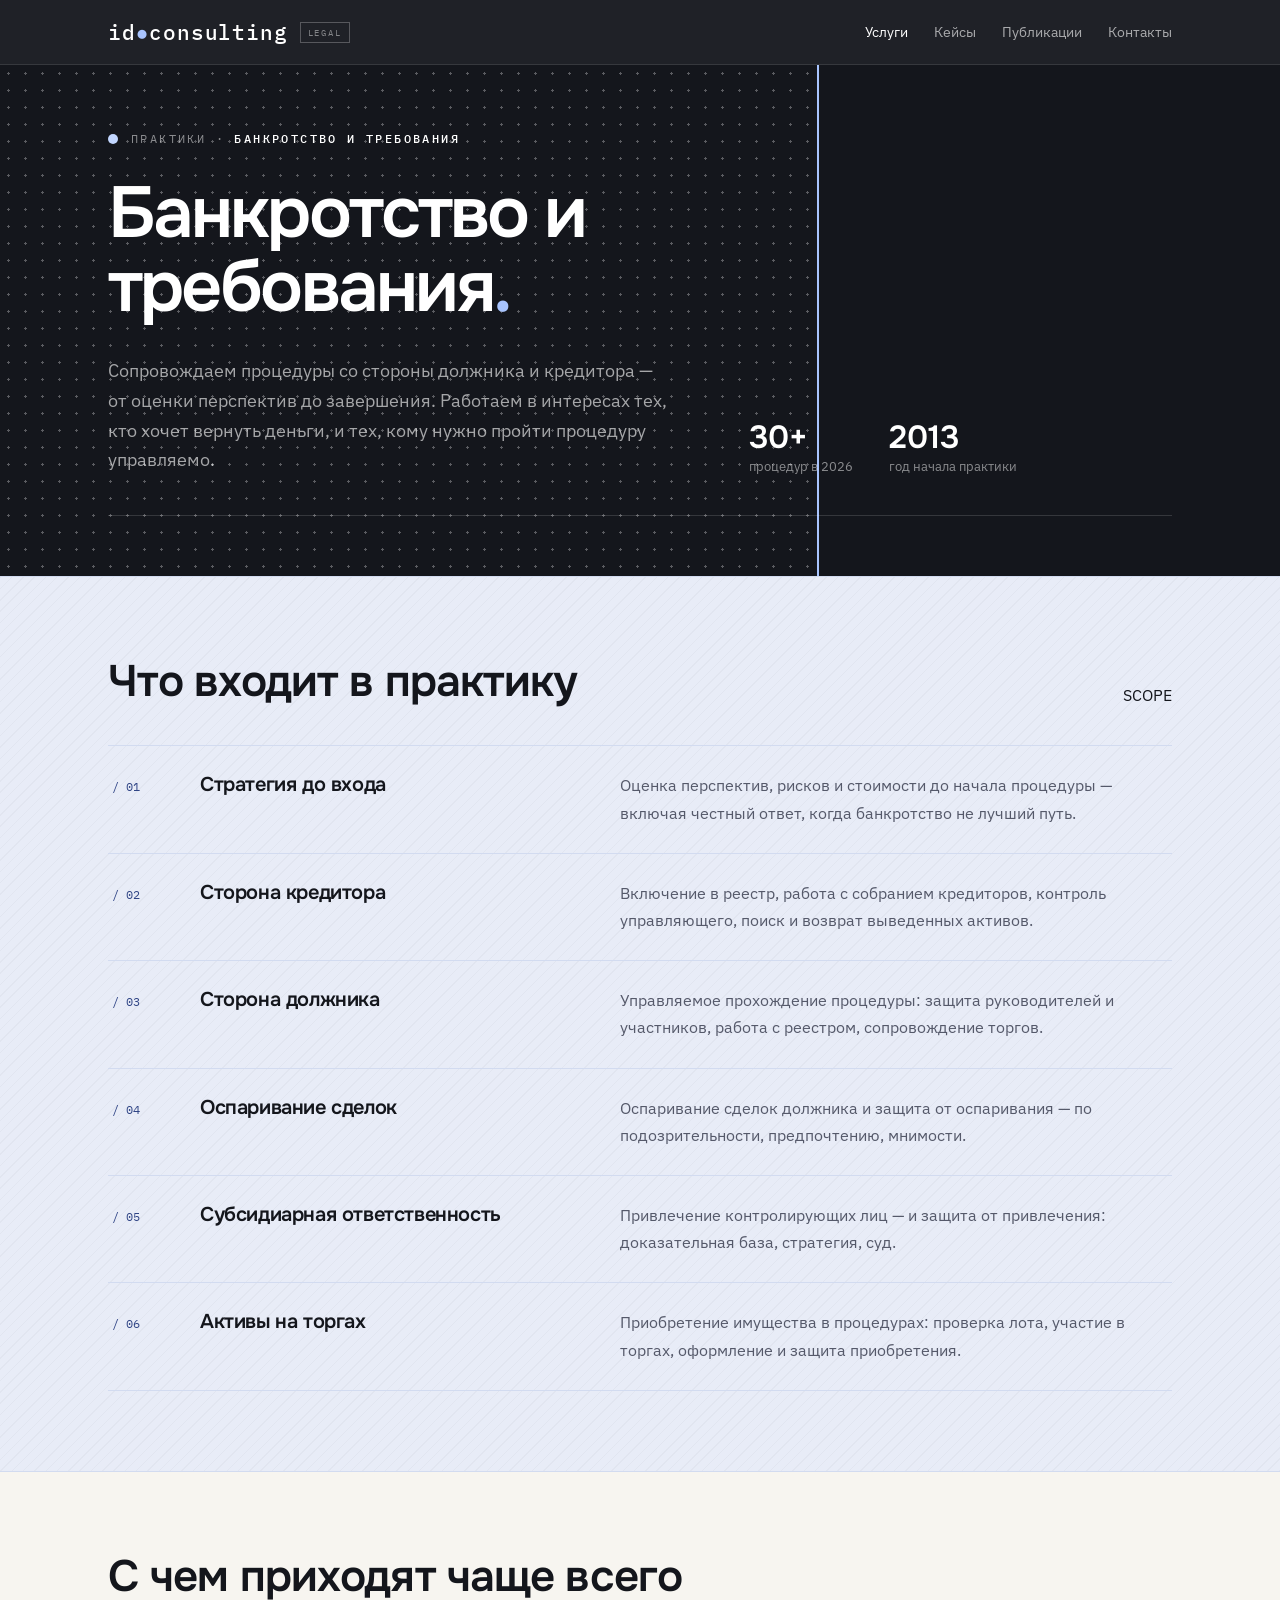
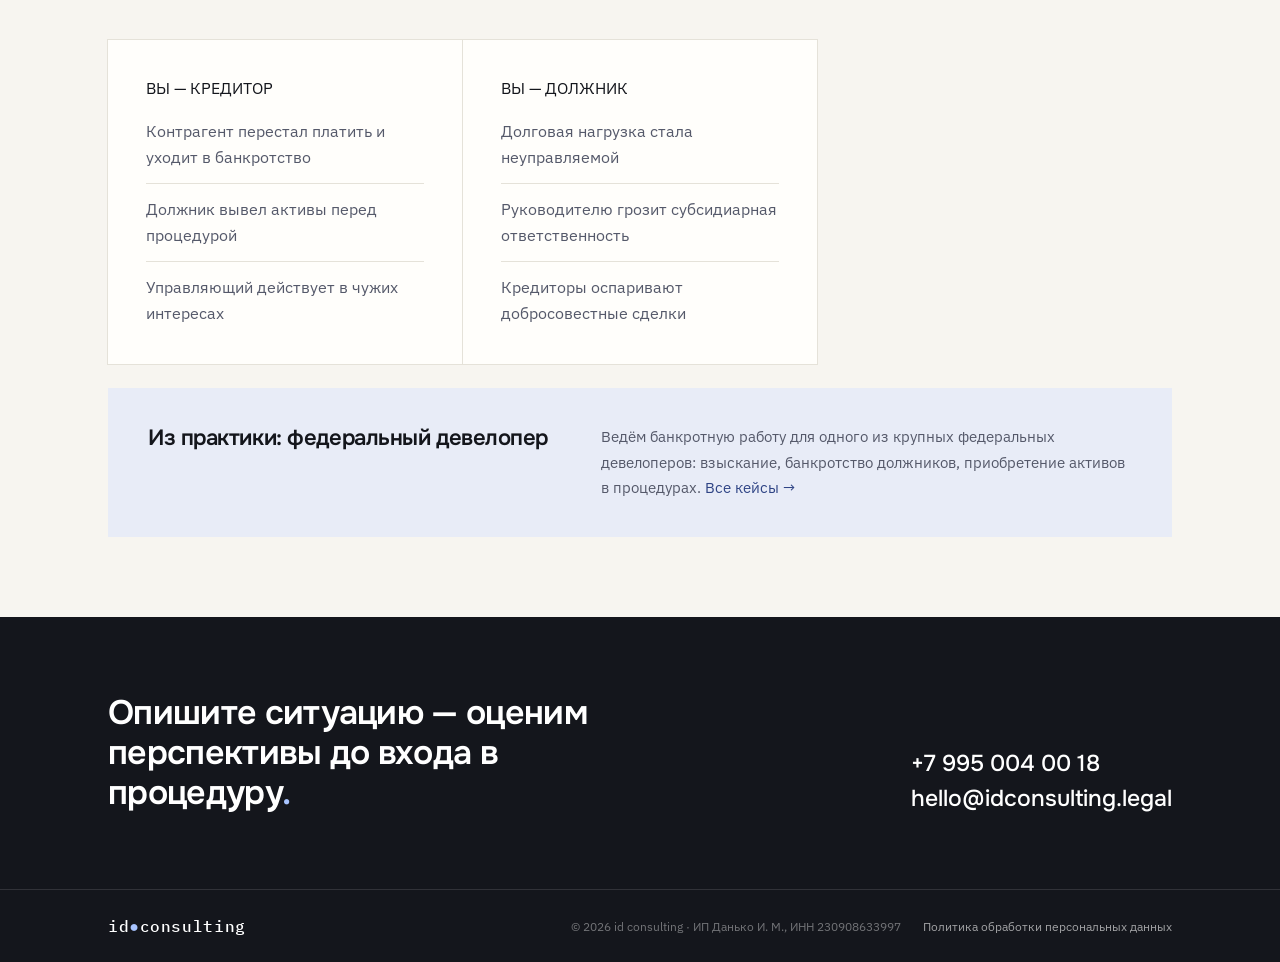
<file: bankruptcy.html>
<!DOCTYPE html>
<html lang="ru">
<head>
<meta charset="utf-8">
<meta name="viewport" content="width=device-width, initial-scale=1">
<meta name="robots" content="index, follow">
<title>Банкротство и требования — практика id consulting</title>
<meta name="description" content="Банкротство со стороны кредитора и должника: включение в реестр, оспаривание сделок, субсидиарная ответственность, приобретение активов на торгах. Оценка перспектив взыскания до начала расходов.">
<link rel="canonical" href="https://idconsulting.legal/bankruptcy.html">
<meta property="og:type" content="website">
<meta property="og:title" content="Банкротство и требования — практика id consulting">
<meta property="og:description" content="Процедуры со стороны должника и кредитора: стратегия, реестр, оспаривание сделок, субсидиарная ответственность.">
<meta property="og:locale" content="ru_RU">
<link rel="icon" href="favicon.svg" type="image/svg+xml">
<link rel="apple-touch-icon" href="apple-touch-icon.png">
<meta property="og:image" content="https://idconsulting.legal/og.png">
<meta property="og:image:width" content="1200">
<meta property="og:image:height" content="630">
<meta property="og:site_name" content="id consulting">
<meta name="twitter:card" content="summary_large_image">
<link rel="preconnect" href="https://fonts.googleapis.com">
<link rel="preconnect" href="https://fonts.gstatic.com" crossorigin>
<link href="https://fonts.googleapis.com/css2?family=Onest:wght@400;500;600;700&family=IBM+Plex+Sans:wght@400;500;600&family=IBM+Plex+Mono:wght@400;500&display=swap" rel="stylesheet">
<link rel="stylesheet" href="site.css">
<script type="application/ld+json">
{
  "@context":"https://schema.org",
  "@type":"Service",
  "name":"Банкротство и требования",
  "serviceType":"Юридические услуги в сфере банкротства",
  "provider":{"@type":"LegalService","name":"id consulting","url":"https://idconsulting.legal/"},
  "areaServed":"RU",
  "description":"Сопровождение процедур банкротства со стороны кредитора и должника: включение требований в реестр, оспаривание сделок, субсидиарная ответственность, приобретение активов на торгах."
}
</script>
</head>
<body>

<nav>
  <div class="wrap">
    <a class="logo" href="index.html"><b>id<i>●</i>consulting</b><em>LEGAL</em></a>
    <div class="nav-links">
      <a class="on" href="index.html#services">Услуги</a>
      <a href="cases.html">Кейсы</a>
      <a href="insights.html">Публикации</a>
      <a href="index.html#contact">Контакты</a>
    </div>
  </div>
</nav>

<main>
  <section class="head-dark">
    <div class="ord"><i></i></div>
    <div class="wrap page-head">
      <div class="kick"><s></s><span><a href="index.html#services">Практики</a> · <b>Банкротство и требования</b></span></div>
    <h1 class="page-h" style="max-width:820px;margin-top:30px">Банкротство и требования<em>.</em></h1>
    <div style="display:grid;grid-template-columns:1.4fr 1fr;gap:48px;margin-top:32px;align-items:end" class="cards">
      <p style="font-size:18px;color:rgba(255,255,255,.62);line-height:1.65;max-width:560px">Сопровождаем процедуры со стороны должника и кредитора — от оценки перспектив до завершения. Работаем в интересах тех, кто хочет вернуть деньги, и тех, кому нужно пройти процедуру управляемо.</p>
      <div style="display:flex;gap:36px">
        <div><div style="font-family:'Onest',sans-serif;font-weight:600;font-size:32px;color:#fff">30+</div><div style="font-size:13px;color:rgba(255,255,255,.5)">процедур в 2026</div></div>
        <div><div style="font-family:'Onest',sans-serif;font-weight:600;font-size:32px;color:#fff">2013</div><div style="font-size:13px;color:rgba(255,255,255,.5)">год начала практики</div></div>
      </div>
    </div>
    <div class="head-rule"></div>
    </div>
  </section>

  <section class="panel">
    <div class="wrap" style="padding-top:80px;padding-bottom:80px">
      <div class="sec-head"><h2 class="sec-h">Что входит в практику</h2><div class="sec-tag">SCOPE</div></div>
      <div class="rows">
        <div class="row"><div class="n">/ 01</div><h3>Стратегия до входа</h3><p class="lead">Оценка перспектив, рисков и стоимости до начала процедуры — включая честный ответ, когда банкротство не лучший путь.</p></div>
        <div class="row"><div class="n">/ 02</div><h3>Сторона кредитора</h3><p class="lead">Включение в реестр, работа с собранием кредиторов, контроль управляющего, поиск и возврат выведенных активов.</p></div>
        <div class="row"><div class="n">/ 03</div><h3>Сторона должника</h3><p class="lead">Управляемое прохождение процедуры: защита руководителей и участников, работа с реестром, сопровождение торгов.</p></div>
        <div class="row"><div class="n">/ 04</div><h3>Оспаривание сделок</h3><p class="lead">Оспаривание сделок должника и защита от оспаривания — по подозрительности, предпочтению, мнимости.</p></div>
        <div class="row"><div class="n">/ 05</div><h3>Субсидиарная ответственность</h3><p class="lead">Привлечение контролирующих лиц — и защита от привлечения: доказательная база, стратегия, суд.</p></div>
        <div class="row"><div class="n">/ 06</div><h3>Активы на торгах</h3><p class="lead">Приобретение имущества в процедурах: проверка лота, участие в торгах, оформление и защита приобретения.</p></div>
      </div>
    </div>
  </section>

  <section class="wrap" style="padding-top:80px;padding-bottom:80px">
    <h2 class="sec-h">С чем приходят чаще всего</h2>
    <div class="cards" style="margin-top:40px">
      <div class="card">
        <div class="eyebrow">ВЫ — КРЕДИТОР</div>
        <ul class="doc-list" style="margin-top:4px">
          <li>Контрагент перестал платить и уходит в банкротство</li>
          <li>Должник вывел активы перед процедурой</li>
          <li style="border-bottom:none;padding-bottom:0">Управляющий действует в чужих интересах</li>
        </ul>
      </div>
      <div class="card">
        <div class="eyebrow">ВЫ — ДОЛЖНИК</div>
        <ul class="doc-list" style="margin-top:4px">
          <li>Долговая нагрузка стала неуправляемой</li>
          <li>Руководителю грозит субсидиарная ответственность</li>
          <li style="border-bottom:none;padding-bottom:0">Кредиторы оспаривают добросовестные сделки</li>
        </ul>
      </div>
    </div>
    <div class="tint">
      <h3>Из практики: федеральный девелопер</h3>
      <p>Ведём банкротную работу для одного из крупных федеральных девелоперов: взыскание, банкротство должников, приобретение активов в процедурах. <a href="cases.html">Все кейсы →</a></p>
    </div>
  </section>

  <section class="cta-dark">
    <div class="wrap">
      <h2>Опишите ситуацию — оценим перспективы до входа в процедуру<em>.</em></h2>
      <div class="contacts">
        <a href="tel:+79950040018">+7 995 004 00 18</a>
        <a href="mailto:hello@idconsulting.legal">hello@idconsulting.legal</a>
      </div>
    </div>
  </section>
</main>

<footer>
  <div class="wrap">
    <div class="logo"><b style="font-size:16px">id<i>●</i>consulting</b></div>
    <div class="fl"><span>© 2026 id consulting · ИП Данько И. М., ИНН 230908633997</span><a href="privacy.html">Политика обработки персональных данных</a></div>
  </div>
</footer>

</body>
</html>
</file>
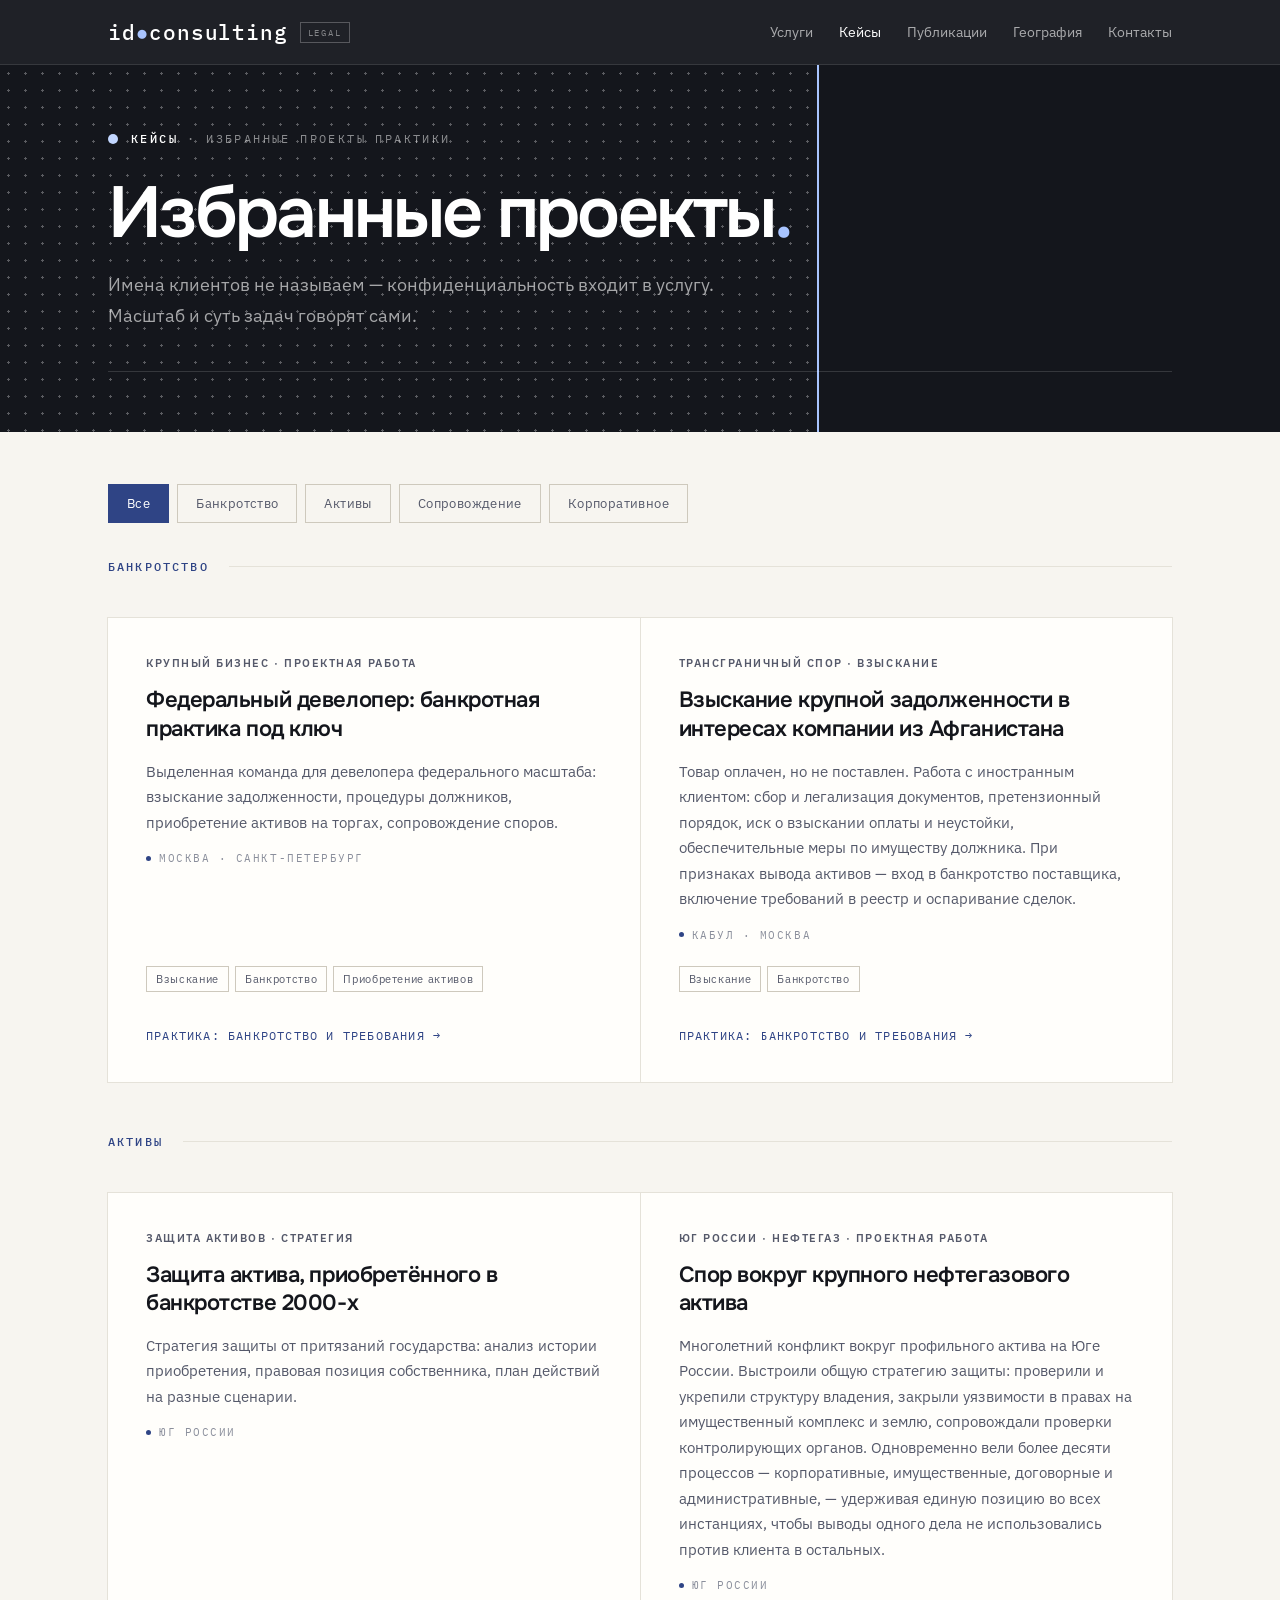
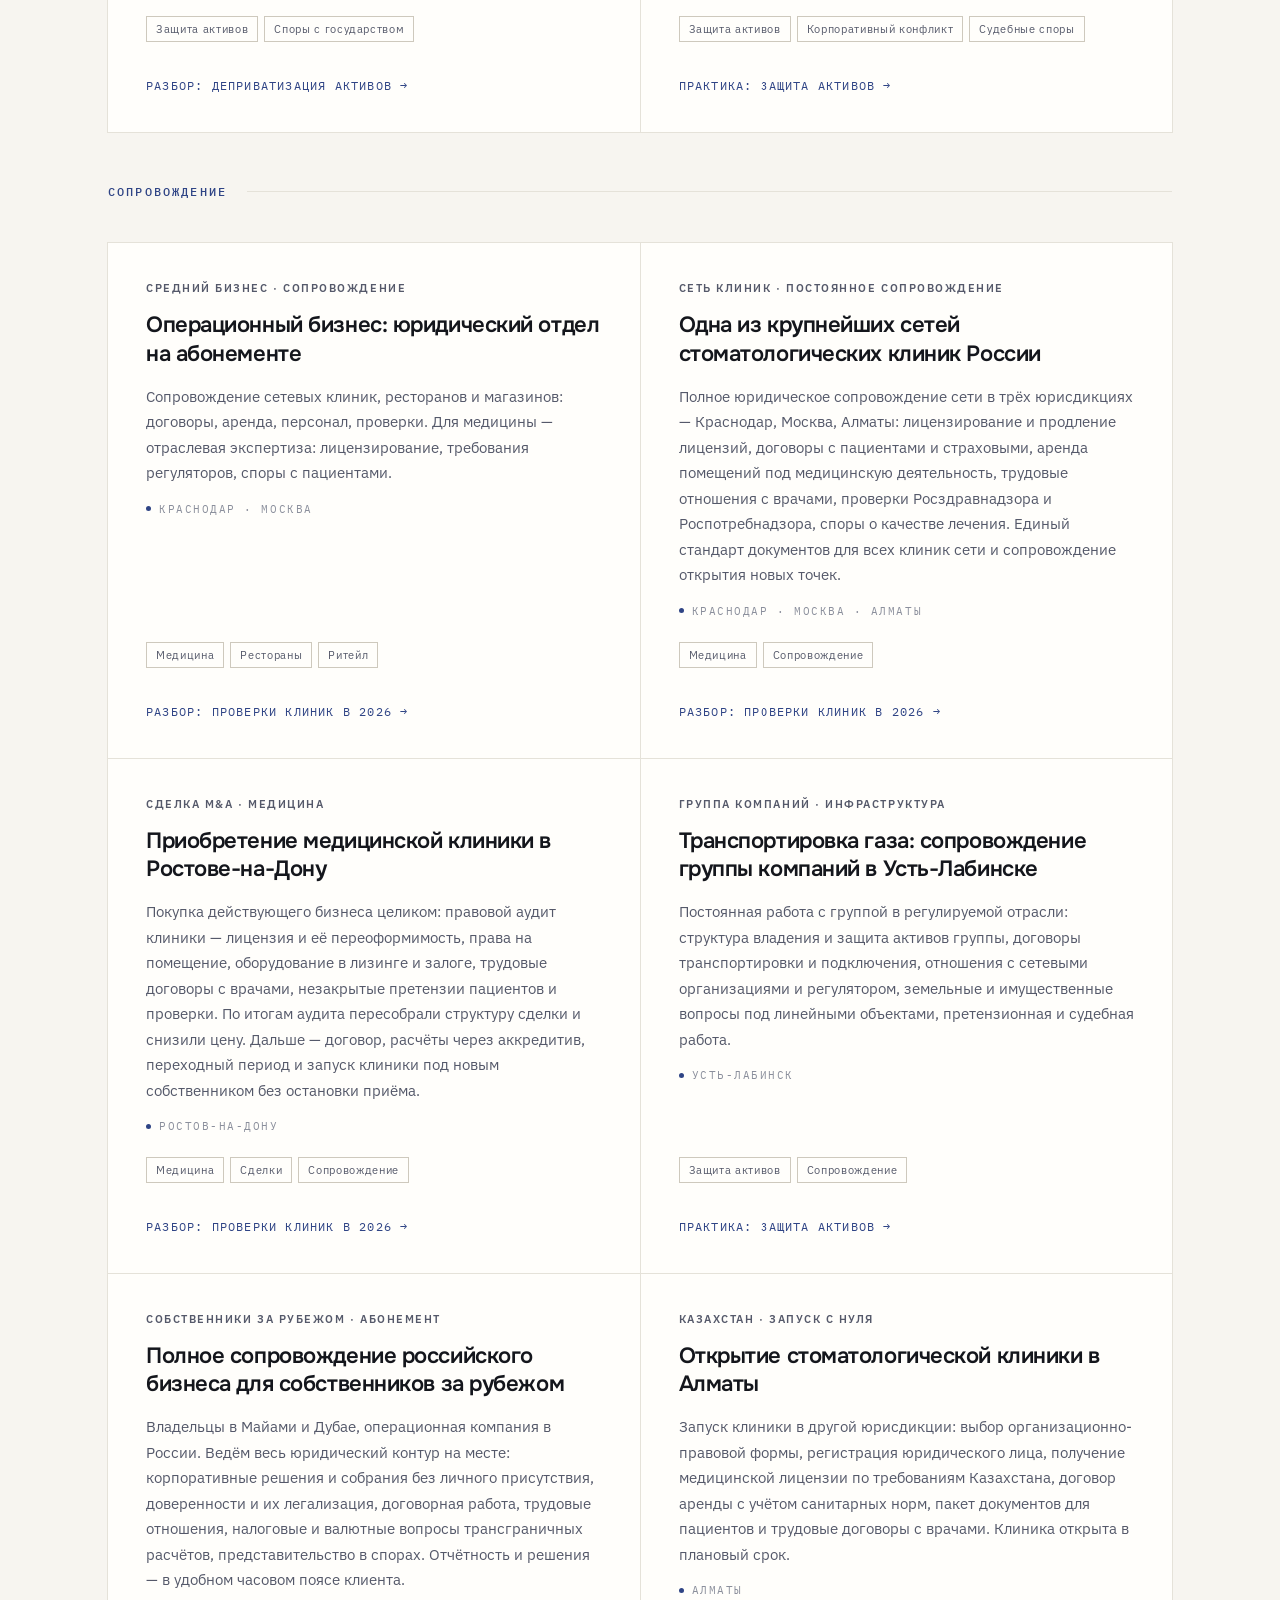
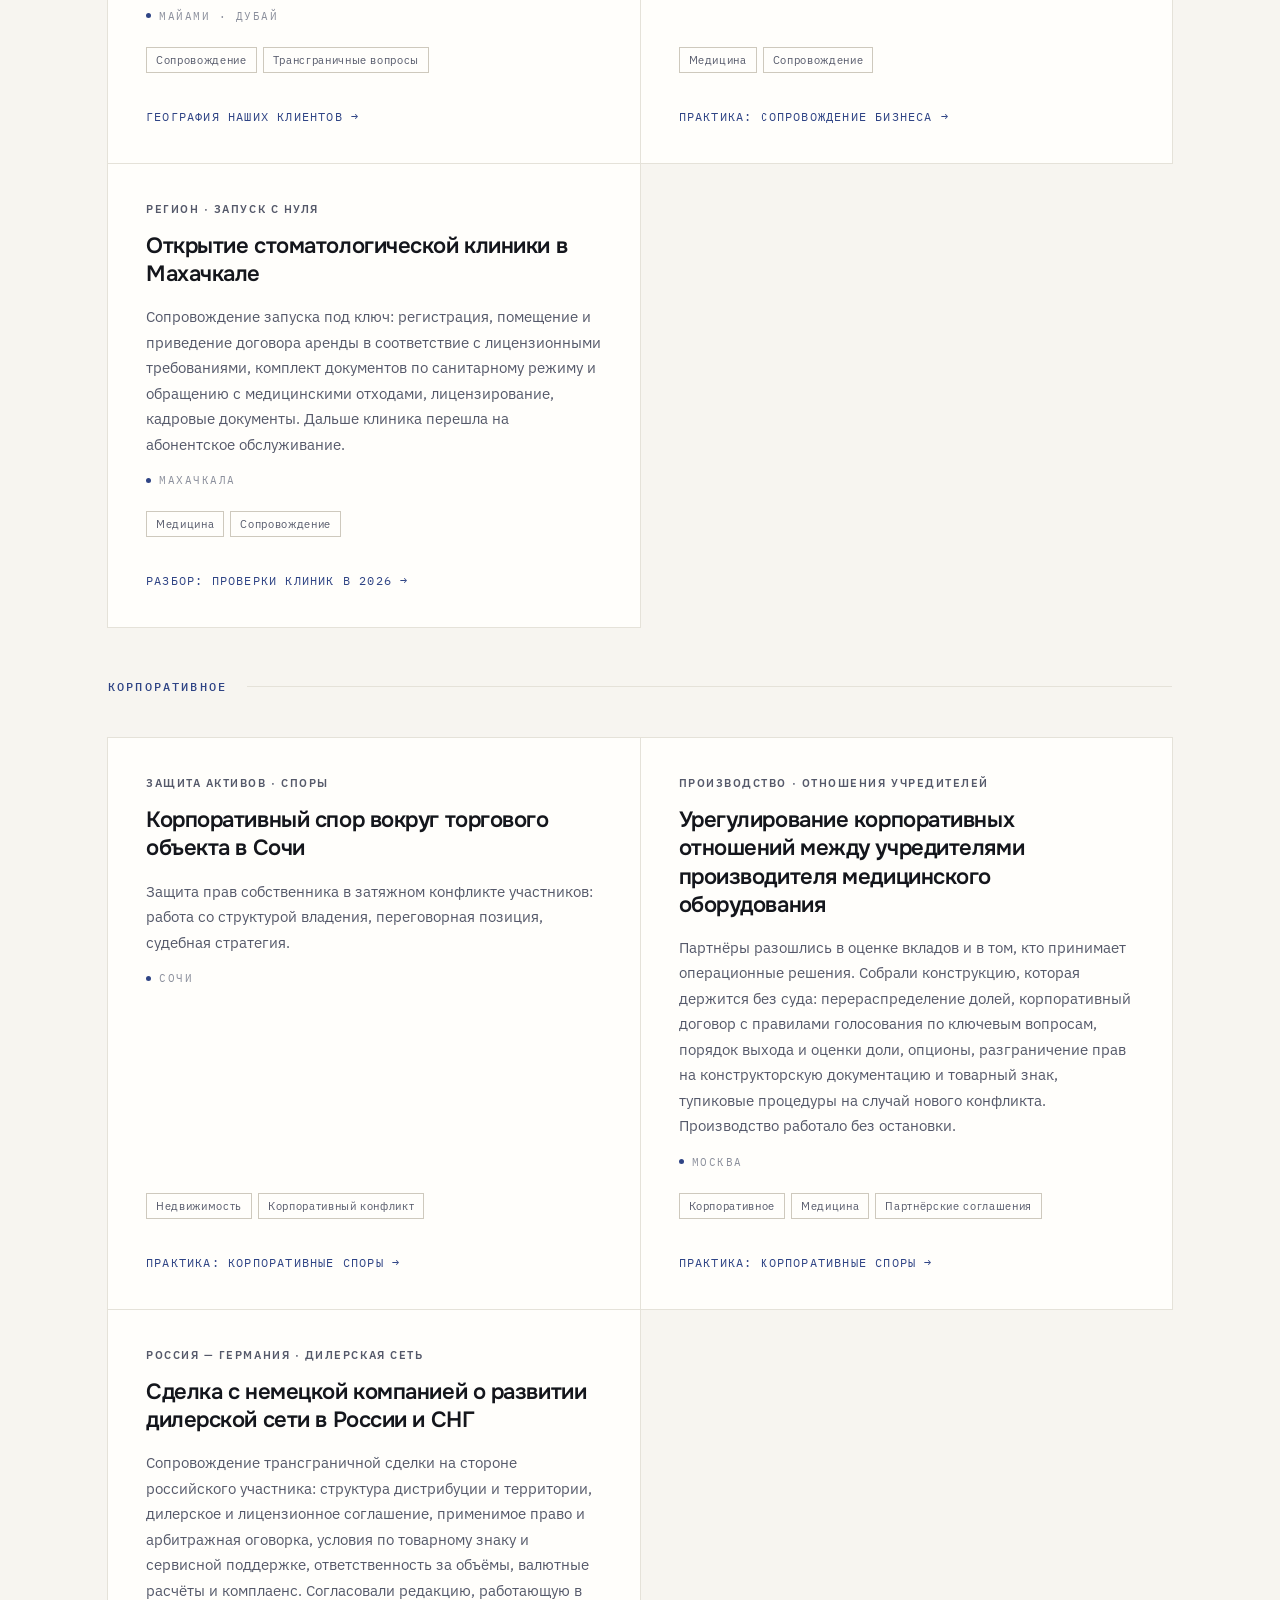
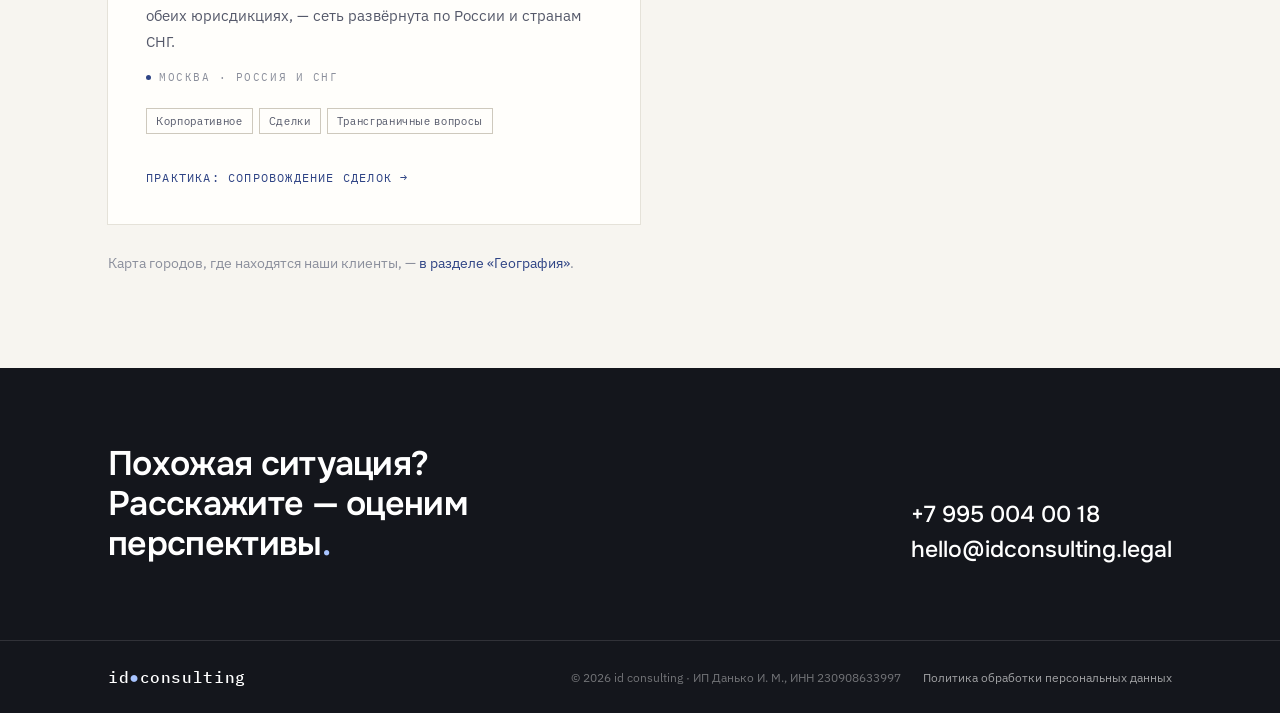
<file: cases.html>
<!DOCTYPE html>
<html lang="ru">
<head>
<meta charset="utf-8">
<meta name="viewport" content="width=device-width, initial-scale=1">
<meta name="robots" content="index, follow">
<title>Кейсы — id consulting</title>
<meta name="description" content="Кейсы юридической практики id consulting: банкротство федерального девелопера, абонентское сопровождение сетевого бизнеса, корпоративные споры, защита активов с историей приобретения.">
<link rel="canonical" href="https://idconsulting.legal/cases.html">
<meta property="og:type" content="website">
<meta property="og:title" content="Кейсы — id consulting">
<meta property="og:description" content="Банкротство, сопровождение бизнеса, корпоративные споры, защита активов — избранные проекты.">
<meta property="og:url" content="https://idconsulting.legal/cases.html">
<meta property="og:image" content="https://idconsulting.legal/og.png">
<meta property="og:image:width" content="1200">
<meta property="og:image:height" content="630">
<meta property="og:locale" content="ru_RU">
<meta property="og:site_name" content="id consulting">
<meta name="twitter:card" content="summary_large_image">
<link rel="icon" href="favicon.svg" type="image/svg+xml">
<link rel="apple-touch-icon" href="apple-touch-icon.png">
<link rel="preconnect" href="https://fonts.googleapis.com">
<link rel="preconnect" href="https://fonts.gstatic.com" crossorigin>
<link href="https://fonts.googleapis.com/css2?family=Onest:wght@400;500;600;700&family=IBM+Plex+Sans:wght@400;500;600&family=IBM+Plex+Mono:wght@400;500&display=swap" rel="stylesheet">
<link rel="stylesheet" href="site.css">
</head>
<body>

<nav>
  <div class="wrap">
    <a class="logo" href="index.html"><b>id<i>●</i>consulting</b><em>LEGAL</em></a>
    <div class="nav-links">
      <a href="index.html#services">Услуги</a>
      <a class="on" href="cases.html">Кейсы</a>
      <a class="" href="insights.html">Публикации</a>
      <a href="index.html#geography">География</a>
      <a href="index.html#contact">Контакты</a>
    </div>
  </div>
</nav>

<main>
  <section class="head-dark">
    <div class="ord"><i></i></div>
    <div class="wrap page-head">
      <div class="kick"><s></s><span><b>Кейсы</b> · избранные проекты практики</span></div>
      <h1 class="page-h" style="margin-top:30px">Избранные проекты<em>.</em></h1>
      <p class="page-lead">Имена клиентов не называем — конфиденциальность входит в услугу. Масштаб и суть задач говорят сами.</p>
      <div class="head-rule"></div>
    </div>
  </section>

  <div class="wrap" style="padding-top:52px;padding-bottom:92px">
    <div class="filters" role="group" aria-label="Фильтр по практике" style="margin-top:0">
      <button data-f="Все" aria-pressed="true">Все</button>
      <button data-f="Банкротство" aria-pressed="false">Банкротство</button>
      <button data-f="Активы" aria-pressed="false">Активы</button>
      <button data-f="Сопровождение" aria-pressed="false">Сопровождение</button>
      <button data-f="Корпоративное" aria-pressed="false">Корпоративное</button>
    </div>
    <div class="cards cards-2" id="list" style="margin-top:36px">
      <article id="case-developer" class="card" data-cats="Банкротство,Активы">
        <div class="kicker">Крупный бизнес · проектная работа</div>
        <h3>Федеральный девелопер: банкротная практика под ключ</h3>
        <p class="lead">Выделенная команда для девелопера федерального масштаба: взыскание задолженности, процедуры должников, приобретение активов на торгах, сопровождение споров.</p>
        <a class="case-city" href="index.html#geography">Москва · Санкт-Петербург</a>
        <div class="tags"><span>Взыскание</span><span>Банкротство</span><span>Приобретение активов</span></div>
        <a class="card-to" href="bankruptcy.html">Практика: банкротство и требования →</a>
      </article>
      <article id="case-abonement" class="card" data-cats="Сопровождение">
        <div class="kicker">Средний бизнес · сопровождение</div>
        <h3>Операционный бизнес: юридический отдел на абонементе</h3>
        <p class="lead">Сопровождение сетевых клиник, ресторанов и магазинов: договоры, аренда, персонал, проверки. Для медицины — отраслевая экспертиза: лицензирование, требования регуляторов, споры с пациентами.</p>
        <a class="case-city" href="index.html#geography">Краснодар · Москва</a>
        <div class="tags"><span>Медицина</span><span>Рестораны</span><span>Ритейл</span></div>
        <a class="card-to" href="insight-proverki-klinik.html">Разбор: проверки клиник в 2026 →</a>
      </article>
      <article id="case-sochi" class="card" data-cats="Корпоративное,Активы">
        <div class="kicker">Защита активов · споры</div>
        <h3>Корпоративный спор вокруг торгового объекта в Сочи</h3>
        <p class="lead">Защита прав собственника в затяжном конфликте участников: работа со структурой владения, переговорная позиция, судебная стратегия.</p>
        <a class="case-city" href="index.html#geography">Сочи</a>
        <div class="tags"><span>Недвижимость</span><span>Корпоративный конфликт</span></div>
        <a class="card-to" href="index.html#services">Практика: корпоративные споры →</a>
      </article>
      <article id="case-asset-2000" class="card" data-cats="Активы,Банкротство">
        <div class="kicker">Защита активов · стратегия</div>
        <h3>Защита актива, приобретённого в банкротстве 2000-х</h3>
        <p class="lead">Стратегия защиты от притязаний государства: анализ истории приобретения, правовая позиция собственника, план действий на разные сценарии.</p>
        <a class="case-city" href="index.html#geography">Юг России</a>
        <div class="tags"><span>Защита активов</span><span>Споры с государством</span></div>
        <a class="card-to" href="insight-deprivatizatsiya.html">Разбор: деприватизация активов →</a>
      </article>
      <article id="case-dental-network" class="card" data-cats="Сопровождение">
        <div class="kicker">Сеть клиник · постоянное сопровождение</div>
        <h3>Одна из крупнейших сетей стоматологических клиник России</h3>
        <p class="lead">Полное юридическое сопровождение сети в трёх юрисдикциях — Краснодар, Москва, Алматы: лицензирование и продление лицензий, договоры с пациентами и страховыми, аренда помещений под медицинскую деятельность, трудовые отношения с врачами, проверки Росздравнадзора и Роспотребнадзора, споры о качестве лечения. Единый стандарт документов для всех клиник сети и сопровождение открытия новых точек.</p>
        <a class="case-city" href="index.html#geography">Краснодар · Москва · Алматы</a>
        <div class="tags"><span>Медицина</span><span>Сопровождение</span></div>
        <a class="card-to" href="insight-proverki-klinik.html">Разбор: проверки клиник в 2026 →</a>
      </article>
      <article id="case-oilgas" class="card" data-cats="Активы,Корпоративное">
        <div class="kicker">Юг России · нефтегаз · проектная работа</div>
        <h3>Спор вокруг крупного нефтегазового актива</h3>
        <p class="lead">Многолетний конфликт вокруг профильного актива на Юге России. Выстроили общую стратегию защиты: проверили и укрепили структуру владения, закрыли уязвимости в правах на имущественный комплекс и землю, сопровождали проверки контролирующих органов. Одновременно вели более десяти процессов — корпоративные, имущественные, договорные и административные, — удерживая единую позицию во всех инстанциях, чтобы выводы одного дела не использовались против клиента в остальных.</p>
        <a class="case-city" href="index.html#geography">Юг России</a>
        <div class="tags"><span>Защита активов</span><span>Корпоративный конфликт</span><span>Судебные споры</span></div>
        <a class="card-to" href="index.html#services">Практика: защита активов →</a>
      </article>
      <article id="case-rostov-clinic" class="card" data-cats="Сопровождение,Активы">
        <div class="kicker">Сделка M&amp;A · медицина</div>
        <h3>Приобретение медицинской клиники в Ростове-на-Дону</h3>
        <p class="lead">Покупка действующего бизнеса целиком: правовой аудит клиники — лицензия и её переоформимость, права на помещение, оборудование в лизинге и залоге, трудовые договоры с врачами, незакрытые претензии пациентов и проверки. По итогам аудита пересобрали структуру сделки и снизили цену. Дальше — договор, расчёты через аккредитив, переходный период и запуск клиники под новым собственником без остановки приёма.</p>
        <a class="case-city" href="index.html#geography">Ростов-на-Дону</a>
        <div class="tags"><span>Медицина</span><span>Сделки</span><span>Сопровождение</span></div>
        <a class="card-to" href="insight-proverki-klinik.html">Разбор: проверки клиник в 2026 →</a>
      </article>
      <article id="case-afghanistan" class="card" data-cats="Банкротство">
        <div class="kicker">Трансграничный спор · взыскание</div>
        <h3>Взыскание крупной задолженности в интересах компании из Афганистана</h3>
        <p class="lead">Товар оплачен, но не поставлен. Работа с иностранным клиентом: сбор и легализация документов, претензионный порядок, иск о взыскании оплаты и неустойки, обеспечительные меры по имуществу должника. При признаках вывода активов — вход в банкротство поставщика, включение требований в реестр и оспаривание сделок.</p>
        <a class="case-city" href="index.html#geography">Кабул · Москва</a>
        <div class="tags"><span>Взыскание</span><span>Банкротство</span></div>
        <a class="card-to" href="bankruptcy.html">Практика: банкротство и требования →</a>
      </article>
      <article id="case-gas" class="card" data-cats="Сопровождение,Активы">
        <div class="kicker">Группа компаний · инфраструктура</div>
        <h3>Транспортировка газа: сопровождение группы компаний в Усть-Лабинске</h3>
        <p class="lead">Постоянная работа с группой в регулируемой отрасли: структура владения и защита активов группы, договоры транспортировки и подключения, отношения с сетевыми организациями и регулятором, земельные и имущественные вопросы под линейными объектами, претензионная и судебная работа.</p>
        <a class="case-city" href="index.html#geography">Усть-Лабинск</a>
        <div class="tags"><span>Защита активов</span><span>Сопровождение</span></div>
        <a class="card-to" href="index.html#services">Практика: защита активов →</a>
      </article>
      <article id="case-abroad" class="card" data-cats="Сопровождение">
        <div class="kicker">Собственники за рубежом · абонемент</div>
        <h3>Полное сопровождение российского бизнеса для собственников за рубежом</h3>
        <p class="lead">Владельцы в Майами и Дубае, операционная компания в России. Ведём весь юридический контур на месте: корпоративные решения и собрания без личного присутствия, доверенности и их легализация, договорная работа, трудовые отношения, налоговые и валютные вопросы трансграничных расчётов, представительство в спорах. Отчётность и решения — в удобном часовом поясе клиента.</p>
        <a class="case-city" href="index.html#geography">Майами · Дубай</a>
        <div class="tags"><span>Сопровождение</span><span>Трансграничные вопросы</span></div>
        <a class="card-to" href="index.html#geography">География наших клиентов →</a>
      </article>
      <article id="case-almaty-clinic" class="card" data-cats="Сопровождение">
        <div class="kicker">Казахстан · запуск с нуля</div>
        <h3>Открытие стоматологической клиники в Алматы</h3>
        <p class="lead">Запуск клиники в другой юрисдикции: выбор организационно-правовой формы, регистрация юридического лица, получение медицинской лицензии по требованиям Казахстана, договор аренды с учётом санитарных норм, пакет документов для пациентов и трудовые договоры с врачами. Клиника открыта в плановый срок.</p>
        <a class="case-city" href="index.html#geography">Алматы</a>
        <div class="tags"><span>Медицина</span><span>Сопровождение</span></div>
        <a class="card-to" href="index.html#services">Практика: сопровождение бизнеса →</a>
      </article>
      <article id="case-mahachkala-clinic" class="card" data-cats="Сопровождение">
        <div class="kicker">Регион · запуск с нуля</div>
        <h3>Открытие стоматологической клиники в Махачкале</h3>
        <p class="lead">Сопровождение запуска под ключ: регистрация, помещение и приведение договора аренды в соответствие с лицензионными требованиями, комплект документов по санитарному режиму и обращению с медицинскими отходами, лицензирование, кадровые документы. Дальше клиника перешла на абонентское обслуживание.</p>
        <a class="case-city" href="index.html#geography">Махачкала</a>
        <div class="tags"><span>Медицина</span><span>Сопровождение</span></div>
        <a class="card-to" href="insight-proverki-klinik.html">Разбор: проверки клиник в 2026 →</a>
      </article>
      <article id="case-medtech" class="card" data-cats="Корпоративное">
        <div class="kicker">Производство · отношения учредителей</div>
        <h3>Урегулирование корпоративных отношений между учредителями производителя медицинского оборудования</h3>
        <p class="lead">Партнёры разошлись в оценке вкладов и в том, кто принимает операционные решения. Собрали конструкцию, которая держится без суда: перераспределение долей, корпоративный договор с правилами голосования по ключевым вопросам, порядок выхода и оценки доли, опционы, разграничение прав на конструкторскую документацию и товарный знак, тупиковые процедуры на случай нового конфликта. Производство работало без остановки.</p>
        <a class="case-city" href="index.html#geography">Москва</a>
        <div class="tags"><span>Корпоративное</span><span>Медицина</span><span>Партнёрские соглашения</span></div>
        <a class="card-to" href="index.html#services">Практика: корпоративные споры →</a>
      </article>
      <article id="case-germany" class="card" data-cats="Корпоративное">
        <div class="kicker">Россия — Германия · дилерская сеть</div>
        <h3>Сделка с немецкой компанией о развитии дилерской сети в России и СНГ</h3>
        <p class="lead">Сопровождение трансграничной сделки на стороне российского участника: структура дистрибуции и территории, дилерское и лицензионное соглашение, применимое право и арбитражная оговорка, условия по товарному знаку и сервисной поддержке, ответственность за объёмы, валютные расчёты и комплаенс. Согласовали редакцию, работающую в обеих юрисдикциях, — сеть развёрнута по России и странам СНГ.</p>
        <a class="case-city" href="index.html#geography">Москва · Россия и СНГ</a>
        <div class="tags"><span>Корпоративное</span><span>Сделки</span><span>Трансграничные вопросы</span></div>
        <a class="card-to" href="index.html#services">Практика: сопровождение сделок →</a>
      </article>
    </div>
    <p class="lead" style="margin-top:28px;font-size:14px;color:var(--mist)">Карта городов, где находятся наши клиенты, — <a href="index.html#geography">в разделе «География»</a>.</p>
  </div>

  <section class="cta-dark">
    <div class="wrap">
      <h2>Похожая ситуация? Расскажите — оценим перспективы<em>.</em></h2>
      <div class="contacts">
        <a href="tel:+79950040018">+7 995 004 00 18</a>
        <a href="mailto:hello@idconsulting.legal">hello@idconsulting.legal</a>
      </div>
    </div>
  </section>
</main>

<footer>
  <div class="wrap">
    <div class="logo"><b style="font-size:16px">id<i>●</i>consulting</b></div>
    <div class="fl"><span>© 2026 id consulting · ИП Данько И. М., ИНН 230908633997</span><a href="privacy.html">Политика обработки персональных данных</a></div>
  </div>
</footer>

<script>
(function(){
  var list=document.getElementById('list');
  if(!list) return;
  var ORDER=['Банкротство','Активы','Сопровождение','Корпоративное'];
  var cards=Array.prototype.slice.call(list.querySelectorAll('.card'));

  /* the filters regroup the list instead of just hiding rows */
  var groups={};
  ORDER.forEach(function(name){
    var g=document.createElement('section');
    g.className='case-group';
    g.style.margin='0';
    g.setAttribute('data-group',name);
    var h=document.createElement('h2');
    h.className='case-group-h';
    h.innerHTML='<span>'+name+'</span><i></i>';
    var box=document.createElement('div');
    box.className='cards cards-2';
    g.appendChild(h); g.appendChild(box);
    groups[name]={sec:g,box:box};
    list.parentNode.insertBefore(g,list);
  });
  cards.forEach(function(card){
    var primary=(card.getAttribute('data-cats')||'').split(',')[0];
    (groups[primary]||groups[ORDER[0]]).box.appendChild(card);
  });

  /* one flat grid for filtered views, so matches sit in a real 2-up row */
  var flat=document.createElement('div');
  flat.className='cards cards-2';
  flat.style.marginTop='36px';
  flat.hidden=true;
  list.parentNode.insertBefore(flat,list);
  list.remove();

  function apply(f){
    var all = f==='Все';
    if(all){
      cards.forEach(function(card){
        card.hidden=false;
        var primary=(card.getAttribute('data-cats')||'').split(',')[0];
        (groups[primary]||groups[ORDER[0]]).box.appendChild(card);
      });
      flat.hidden=true;
      ORDER.forEach(function(name,i){
        var g=groups[name];
        var n=g.box.children.length;
        g.sec.hidden = n===0;
        g.sec.style.marginTop = i===0 ? '36px' : '52px';
        g.box.style.gridTemplateColumns = n===1 ? '1fr' : '';
      });
      return;
    }
    ORDER.forEach(function(name){ groups[name].sec.hidden=true; });
    flat.hidden=false;
    cards.forEach(function(card){
      var hit=(card.getAttribute('data-cats')||'').split(',').indexOf(f)>-1;
      card.hidden=!hit;
      if(hit) flat.appendChild(card);
    });
  }
  document.querySelectorAll('.filters button').forEach(function(b){
    b.addEventListener('click',function(){
      document.querySelectorAll('.filters button').forEach(function(x){ x.setAttribute('aria-pressed', x===b?'true':'false'); });
      apply(b.getAttribute('data-f'));
    });
  });
  apply('Все');
})();
</script>
</body>
</html>
</file>
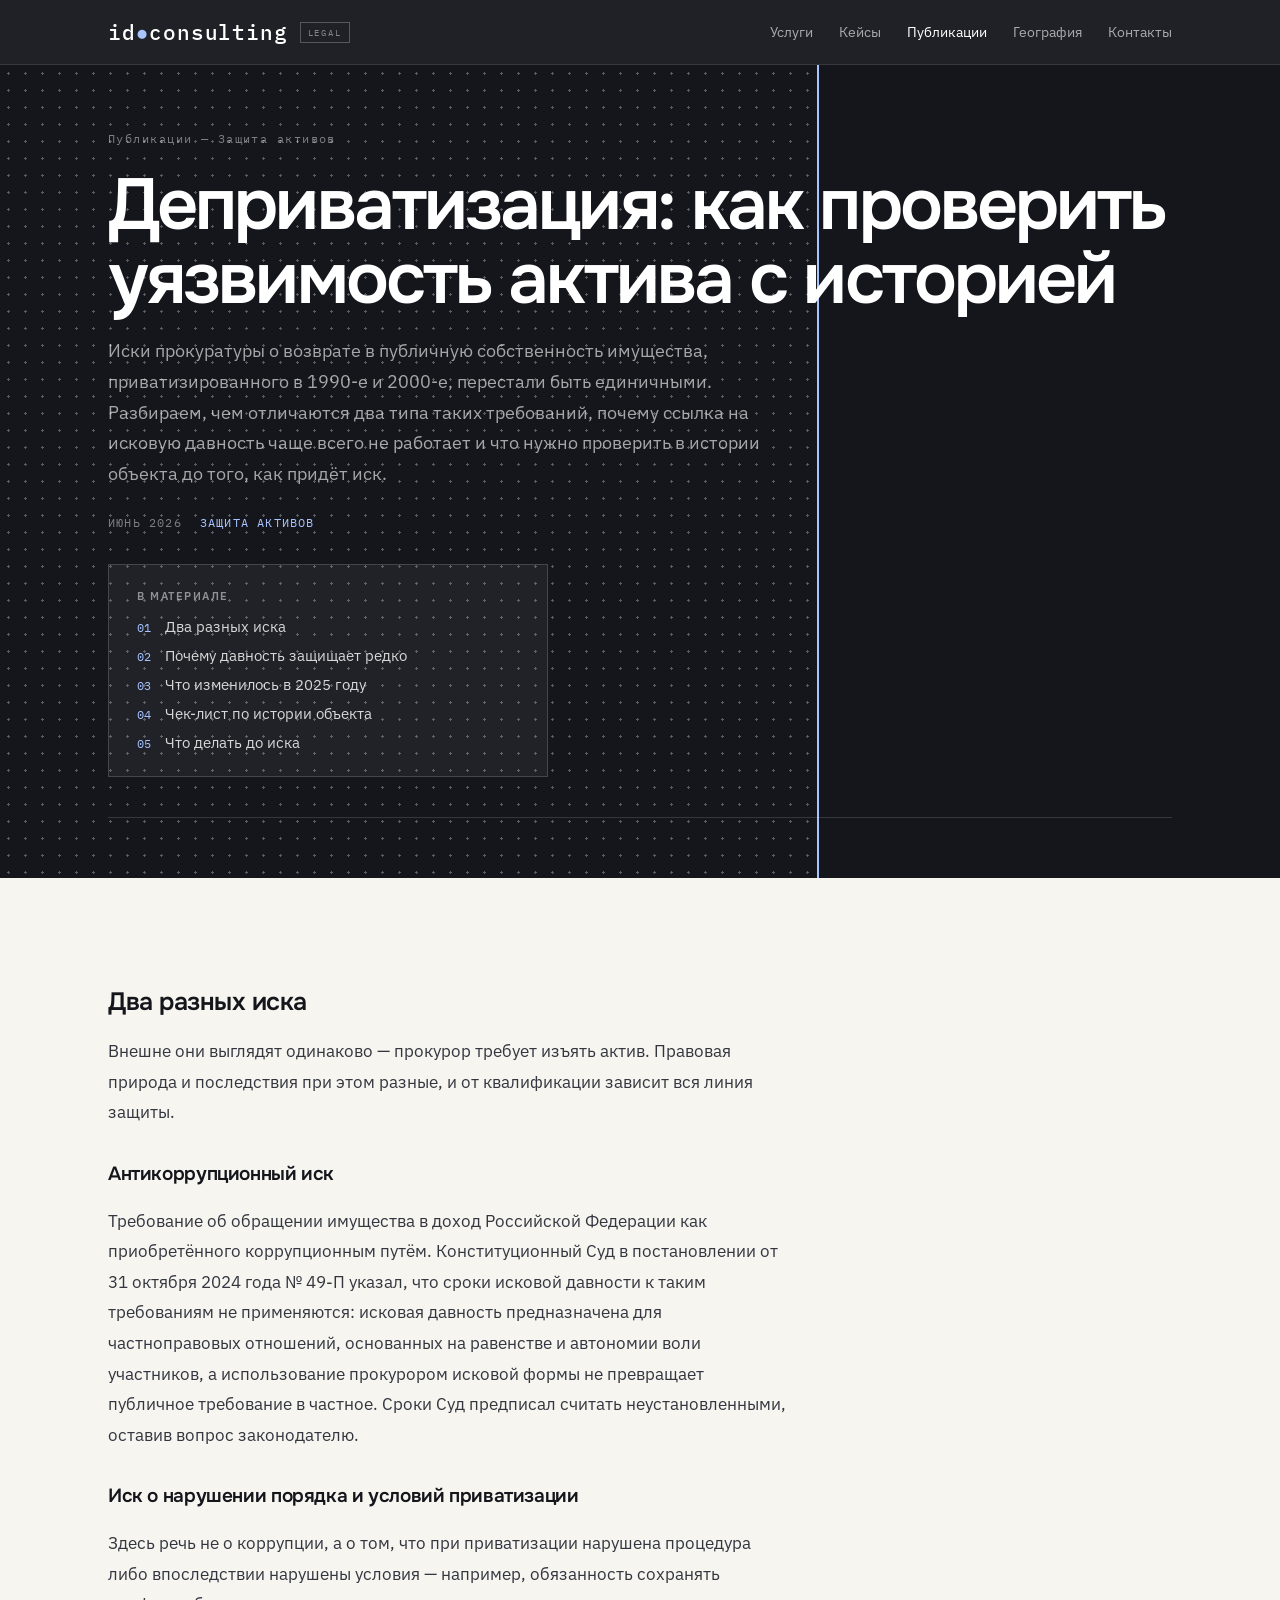
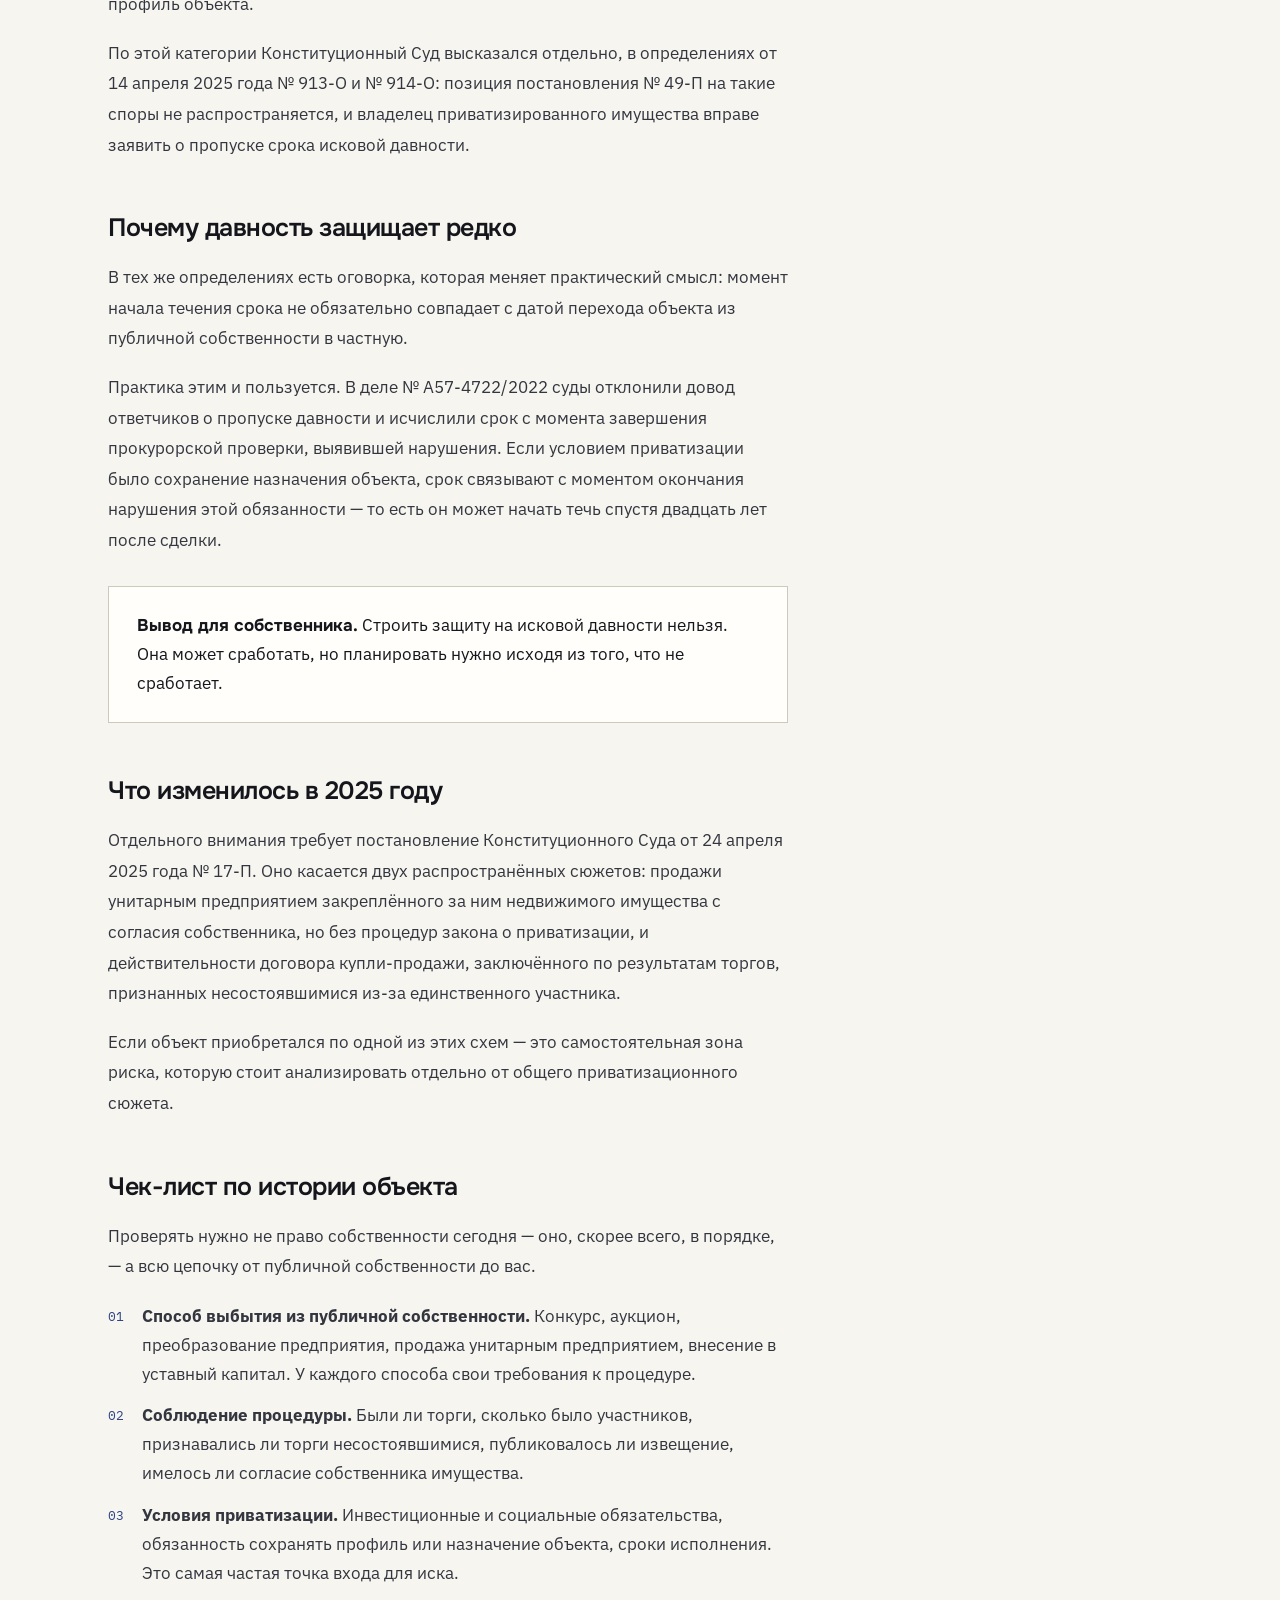
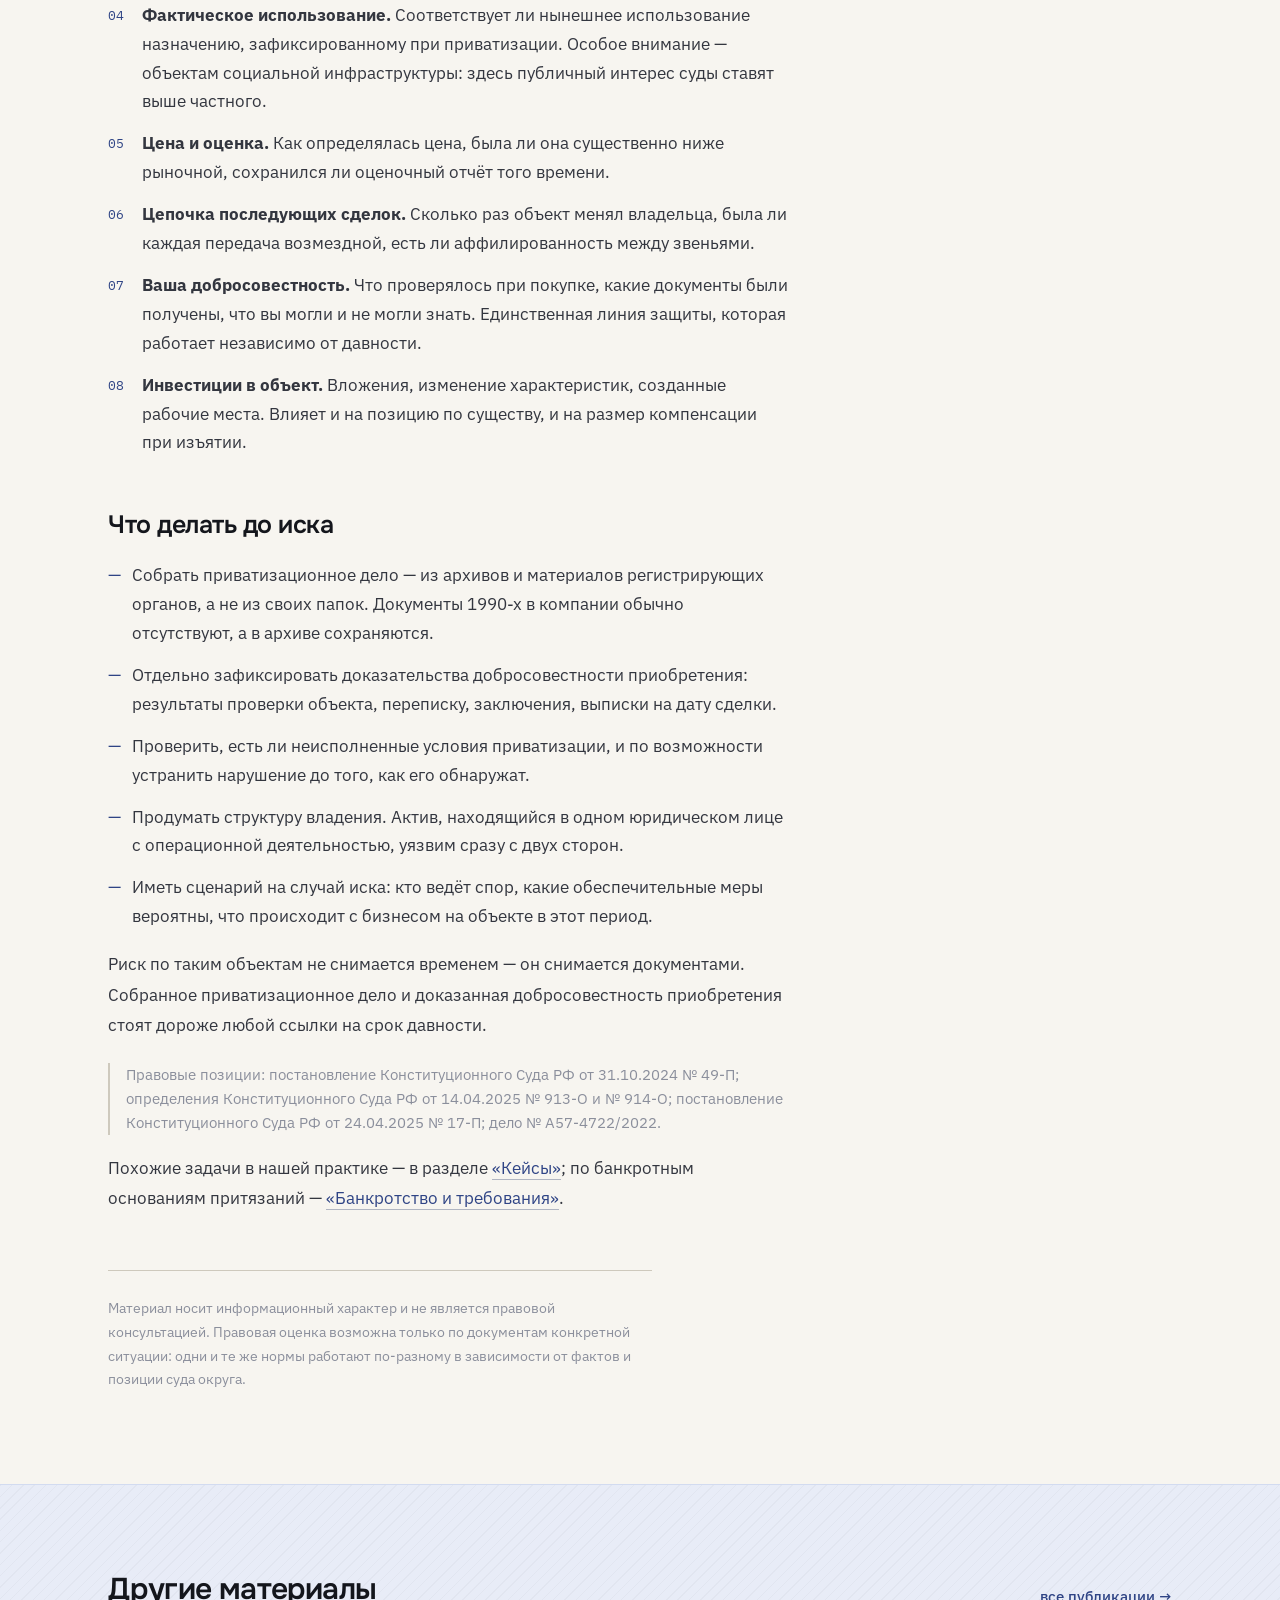
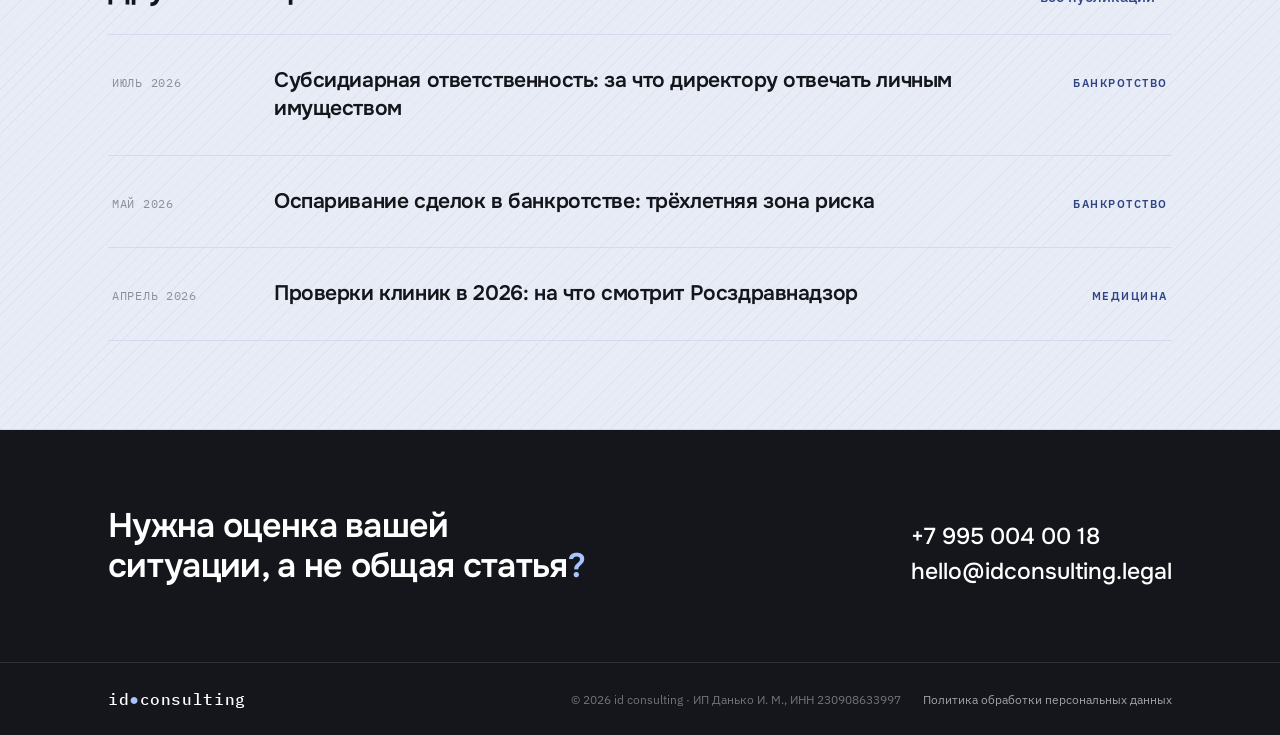
<file: insight-deprivatizatsiya.html>
<!DOCTYPE html>
<html lang="ru">
<head>
<meta charset="utf-8">
<meta name="viewport" content="width=device-width, initial-scale=1">
<meta name="robots" content="index, follow">
<title>Деприватизация: как проверить уязвимость актива с историей — id consulting</title>
<meta name="description" content="Чем различаются антикоррупционный иск и иск о нарушении порядка приватизации, почему ссылка на исковую давность обычно не срабатывает и что проверить в истории объекта до иска прокуратуры.">
<link rel="canonical" href="https://idconsulting.legal/insight-deprivatizatsiya.html">
<meta property="og:type" content="article">
<meta property="og:title" content="Деприватизация: как проверить уязвимость актива с историей — id consulting">
<meta property="og:description" content="Чем различаются антикоррупционный иск и иск о нарушении порядка приватизации, почему ссылка на исковую давность обычно не срабатывает и что проверить в истории объекта до иска прокуратуры.">
<meta property="og:url" content="https://idconsulting.legal/insight-deprivatizatsiya.html">
<meta property="og:image" content="https://idconsulting.legal/og.png">
<meta property="og:image:width" content="1200">
<meta property="og:image:height" content="630">
<meta property="og:locale" content="ru_RU">
<meta property="og:site_name" content="id consulting">
<meta name="twitter:card" content="summary_large_image">
<link rel="icon" href="favicon.svg" type="image/svg+xml">
<link rel="apple-touch-icon" href="apple-touch-icon.png">
<link rel="preconnect" href="https://fonts.googleapis.com">
<link rel="preconnect" href="https://fonts.gstatic.com" crossorigin>
<link href="https://fonts.googleapis.com/css2?family=Onest:wght@400;500;600;700&family=IBM+Plex+Sans:wght@400;500;600&family=IBM+Plex+Mono:wght@400;500&display=swap" rel="stylesheet">
<link rel="stylesheet" href="site.css">
<script type="application/ld+json">
{
  "@context": "https://schema.org",
  "@type": "Article",
  "headline": "Деприватизация: как проверить уязвимость актива с историей",
  "description": "Чем различаются антикоррупционный иск и иск о нарушении порядка приватизации, почему ссылка на исковую давность обычно не срабатывает и что проверить в истории объекта до иска прокуратуры.",
  "datePublished": "2026-06-17",
  "inLanguage": "ru-RU",
  "image": "https://idconsulting.legal/og.png",
  "mainEntityOfPage": {"@type":"WebPage","@id":"https://idconsulting.legal/insight-deprivatizatsiya.html"},
  "author": {"@type":"Organization","name":"id consulting","url":"https://idconsulting.legal/"},
  "publisher": {"@type":"Organization","name":"id consulting","url":"https://idconsulting.legal/"},
  "about": "Защита активов"
}
</script>
</head>
<body>

<nav>
  <div class="wrap">
    <a class="logo" href="index.html"><b>id<i>●</i>consulting</b><em>LEGAL</em></a>
    <div class="nav-links">
      <a href="index.html#services">Услуги</a>
      <a class="" href="cases.html">Кейсы</a>
      <a class="on" href="insights.html">Публикации</a>
      <a href="index.html#geography">География</a>
      <a href="index.html#contact">Контакты</a>
    </div>
  </div>
</nav>

<main>
  <article>
  <section class="head-dark">
    <div class="ord"><i></i></div>
    <div class="wrap page-head">
      <div class="crumbs"><a href="insights.html">Публикации</a> — Защита активов</div>
      <h1 class="page-h" style="max-width:26ch">Деприватизация: как проверить уязвимость актива с историей</h1>
      <p class="page-lead">Иски прокуратуры о возврате в публичную собственность имущества, приватизированного в 1990-е и 2000-е, перестали быть единичными. Разбираем, чем отличаются два типа таких требований, почему ссылка на исковую давность чаще всего не работает и что нужно проверить в истории объекта до того, как придёт иск.</p>
      <div class="art-meta" style="margin-top:26px"><span>ИЮНЬ 2026</span><span class="cat">Защита активов</span></div>
      <div class="toc" style="max-width:44ch">
        <div>В материале</div>
        <ol><li><a href="#dva-raznyh-iska">Два разных иска</a></li><li><a href="#pochemu-davnost-zaschischaet-redko">Почему давность защищает редко</a></li><li><a href="#chto-izmenilos-v-2025-godu">Что изменилось в 2025 году</a></li><li><a href="#chek-list-po-istorii-obekta">Чек-лист по истории объекта</a></li><li><a href="#chto-delat-do-iska">Что делать до иска</a></li></ol>
      </div>
      <div class="head-rule"></div>
    </div>
  </section>
    <div class="wrap" style="padding-top:56px;padding-bottom:92px">
      <div class="prose">
<h2 id="dva-raznyh-iska">Два разных иска</h2>
<p>Внешне они выглядят одинаково — прокурор требует изъять актив. Правовая природа и последствия при этом разные, и от квалификации зависит вся линия защиты.</p>
<h3>Антикоррупционный иск</h3>
<p>Требование об обращении имущества в доход Российской Федерации как приобретённого коррупционным путём. Конституционный Суд в постановлении от 31 октября 2024 года № 49-П указал, что сроки исковой давности к таким требованиям не применяются: исковая давность предназначена для частноправовых отношений, основанных на равенстве и автономии воли участников, а использование прокурором исковой формы не превращает публичное требование в частное. Сроки Суд предписал считать неустановленными, оставив вопрос законодателю.</p>
<h3>Иск о нарушении порядка и условий приватизации</h3>
<p>Здесь речь не о коррупции, а о том, что при приватизации нарушена процедура либо впоследствии нарушены условия — например, обязанность сохранять профиль объекта.</p>
<p>По этой категории Конституционный Суд высказался отдельно, в определениях от 14 апреля 2025 года № 913-О и № 914-О: позиция постановления № 49-П на такие споры не распространяется, и владелец приватизированного имущества вправе заявить о пропуске срока исковой давности.</p>

<h2 id="pochemu-davnost-zaschischaet-redko">Почему давность защищает редко</h2>
<p>В тех же определениях есть оговорка, которая меняет практический смысл: момент начала течения срока не обязательно совпадает с датой перехода объекта из публичной собственности в частную.</p>
<p>Практика этим и пользуется. В деле № А57-4722/2022 суды отклонили довод ответчиков о пропуске давности и исчислили срок с момента завершения прокурорской проверки, выявившей нарушения. Если условием приватизации было сохранение назначения объекта, срок связывают с моментом окончания нарушения этой обязанности — то есть он может начать течь спустя двадцать лет после сделки.</p>
<blockquote><b>Вывод для собственника.</b> Строить защиту на исковой давности нельзя. Она может сработать, но планировать нужно исходя из того, что не сработает.</blockquote>

<h2 id="chto-izmenilos-v-2025-godu">Что изменилось в 2025 году</h2>
<p>Отдельного внимания требует постановление Конституционного Суда от 24 апреля 2025 года № 17-П. Оно касается двух распространённых сюжетов: продажи унитарным предприятием закреплённого за ним недвижимого имущества с согласия собственника, но без процедур закона о приватизации, и действительности договора купли-продажи, заключённого по результатам торгов, признанных несостоявшимися из-за единственного участника.</p>
<p>Если объект приобретался по одной из этих схем — это самостоятельная зона риска, которую стоит анализировать отдельно от общего приватизационного сюжета.</p>

<h2 id="chek-list-po-istorii-obekta">Чек-лист по истории объекта</h2>
<p>Проверять нужно не право собственности сегодня — оно, скорее всего, в порядке, — а всю цепочку от публичной собственности до вас.</p>
<ol>
<li><b>Способ выбытия из публичной собственности.</b> Конкурс, аукцион, преобразование предприятия, продажа унитарным предприятием, внесение в уставный капитал. У каждого способа свои требования к процедуре.</li>
<li><b>Соблюдение процедуры.</b> Были ли торги, сколько было участников, признавались ли торги несостоявшимися, публиковалось ли извещение, имелось ли согласие собственника имущества.</li>
<li><b>Условия приватизации.</b> Инвестиционные и социальные обязательства, обязанность сохранять профиль или назначение объекта, сроки исполнения. Это самая частая точка входа для иска.</li>
<li><b>Фактическое использование.</b> Соответствует ли нынешнее использование назначению, зафиксированному при приватизации. Особое внимание — объектам социальной инфраструктуры: здесь публичный интерес суды ставят выше частного.</li>
<li><b>Цена и оценка.</b> Как определялась цена, была ли она существенно ниже рыночной, сохранился ли оценочный отчёт того времени.</li>
<li><b>Цепочка последующих сделок.</b> Сколько раз объект менял владельца, была ли каждая передача возмездной, есть ли аффилированность между звеньями.</li>
<li><b>Ваша добросовестность.</b> Что проверялось при покупке, какие документы были получены, что вы могли и не могли знать. Единственная линия защиты, которая работает независимо от давности.</li>
<li><b>Инвестиции в объект.</b> Вложения, изменение характеристик, созданные рабочие места. Влияет и на позицию по существу, и на размер компенсации при изъятии.</li>
</ol>

<h2 id="chto-delat-do-iska">Что делать до иска</h2>
<ul>
<li>Собрать приватизационное дело — из архивов и материалов регистрирующих органов, а не из своих папок. Документы 1990-х в компании обычно отсутствуют, а в архиве сохраняются.</li>
<li>Отдельно зафиксировать доказательства добросовестности приобретения: результаты проверки объекта, переписку, заключения, выписки на дату сделки.</li>
<li>Проверить, есть ли неисполненные условия приватизации, и по возможности устранить нарушение до того, как его обнаружат.</li>
<li>Продумать структуру владения. Актив, находящийся в одном юридическом лице с операционной деятельностью, уязвим сразу с двух сторон.</li>
<li>Иметь сценарий на случай иска: кто ведёт спор, какие обеспечительные меры вероятны, что происходит с бизнесом на объекте в этот период.</li>
</ul>
<p>Риск по таким объектам не снимается временем — он снимается документами. Собранное приватизационное дело и доказанная добросовестность приобретения стоят дороже любой ссылки на срок давности.</p>
<p class="ref">Правовые позиции: постановление Конституционного Суда РФ от 31.10.2024 № 49-П; определения Конституционного Суда РФ от 14.04.2025 № 913-О и № 914-О; постановление Конституционного Суда РФ от 24.04.2025 № 17-П; дело № А57-4722/2022.</p>

      <p>Похожие задачи в нашей практике — в разделе <a href="cases.html">«Кейсы»</a>; по банкротным основаниям притязаний — <a href="bankruptcy.html">«Банкротство и требования»</a>.</p>

      <div class="art-foot">Материал носит информационный характер и не является правовой консультацией. Правовая оценка возможна только по документам конкретной ситуации: одни и те же нормы работают по-разному в зависимости от фактов и позиции суда округа.</div>
      </div>
    </div>
  </article>

  <section class="sec panel">
    <div class="wrap">
      <div class="sec-head"><h2 class="sec-h" style="font-size:30px">Другие материалы</h2><a class="sec-more" href="insights.html">все публикации →</a></div>
      <div class="notes" style="margin-top:28px">
        <a class="note" href="insight-subsidiarnaya-otvetstvennost.html"><div class="date">ИЮЛЬ 2026</div><div><h3>Субсидиарная ответственность: за что директору отвечать личным имуществом</h3></div><div class="to">Банкротство</div></a>
        <a class="note" href="insight-osparivanie-sdelok.html"><div class="date">МАЙ 2026</div><div><h3>Оспаривание сделок в банкротстве: трёхлетняя зона риска</h3></div><div class="to">Банкротство</div></a>
        <a class="note" href="insight-proverki-klinik.html"><div class="date">АПРЕЛЬ 2026</div><div><h3>Проверки клиник в 2026: на что смотрит Росздравнадзор</h3></div><div class="to">Медицина</div></a>
      </div>
    </div>
  </section>

  <section class="cta-dark">
    <div class="wrap">
      <h2>Нужна оценка вашей ситуации, а не общая статья<em>?</em></h2>
      <div class="contacts">
        <a href="tel:+79950040018">+7 995 004 00 18</a>
        <a href="mailto:hello@idconsulting.legal">hello@idconsulting.legal</a>
      </div>
    </div>
  </section>
</main>

<footer>
  <div class="wrap">
    <div class="logo"><b style="font-size:16px">id<i>●</i>consulting</b></div>
    <div class="fl"><span>© 2026 id consulting · ИП Данько И. М., ИНН 230908633997</span><a href="privacy.html">Политика обработки персональных данных</a></div>
  </div>
</footer>
</body>
</html>
</file>
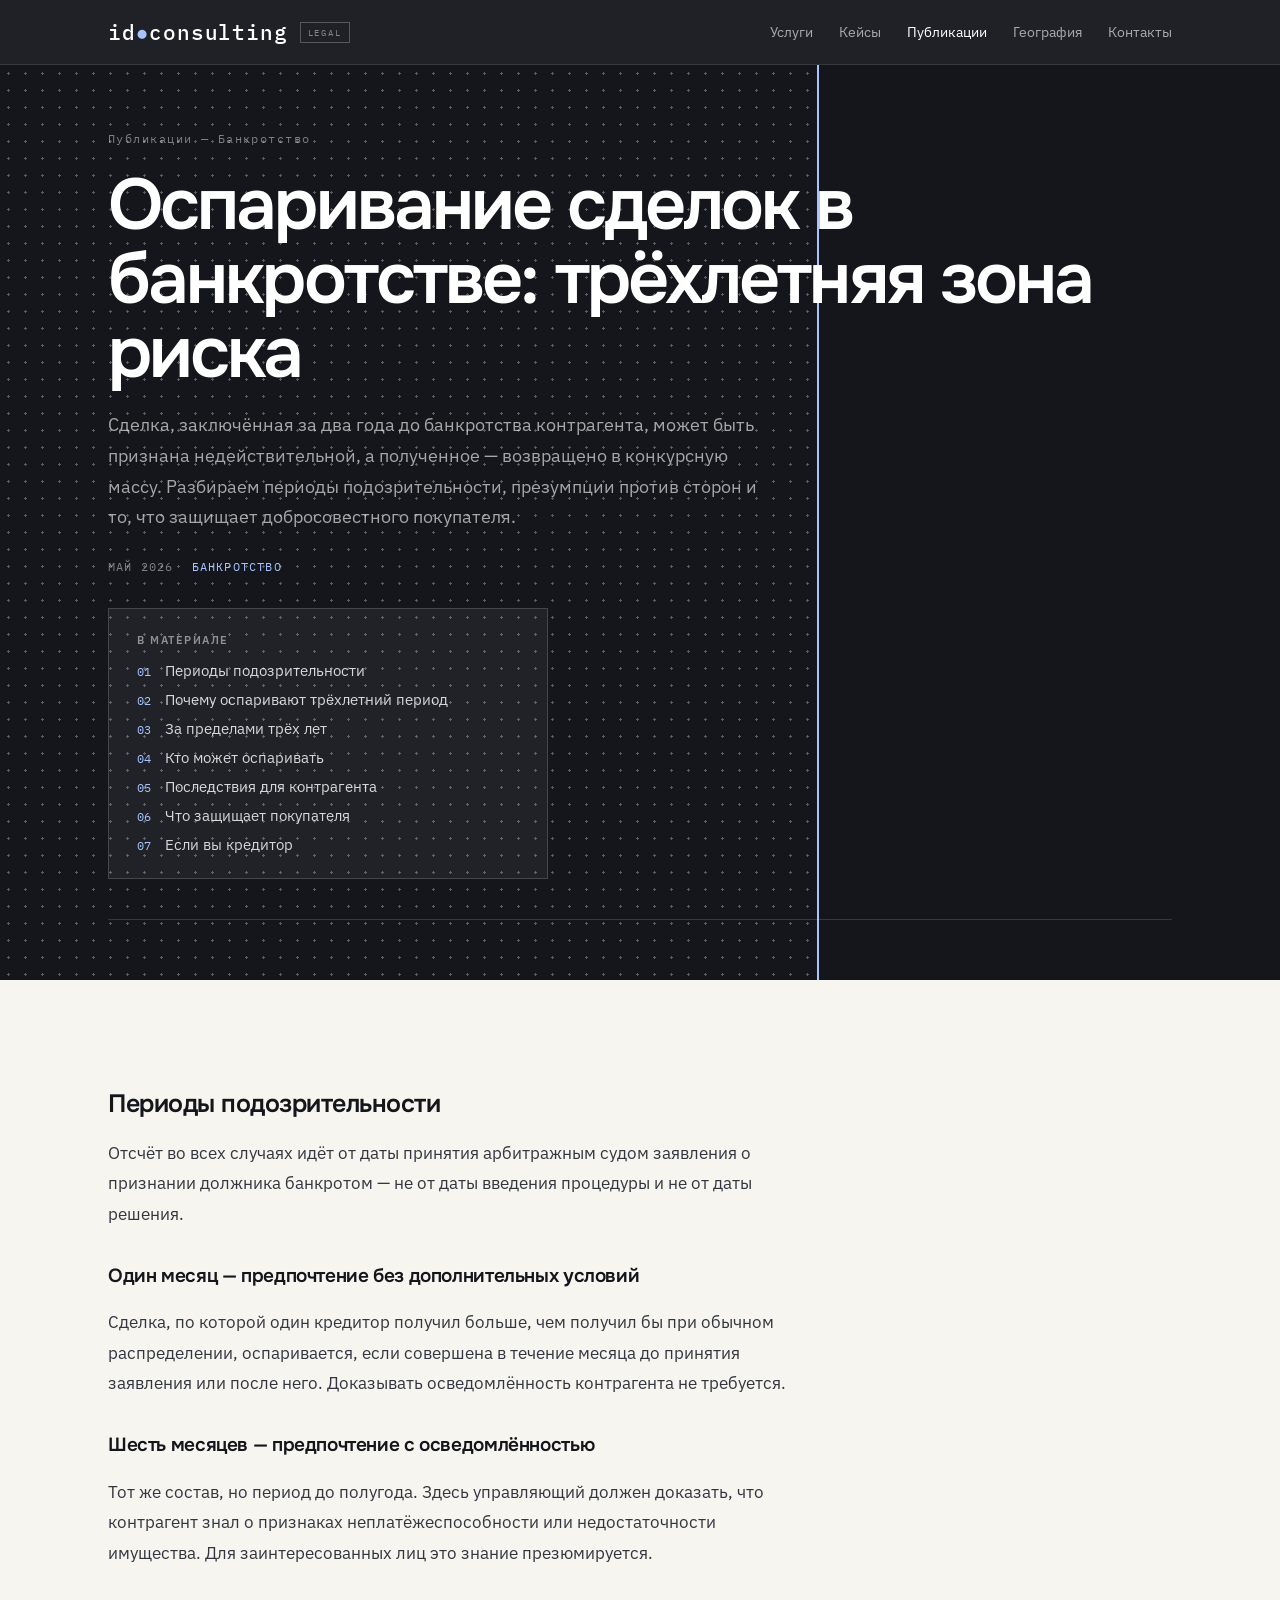
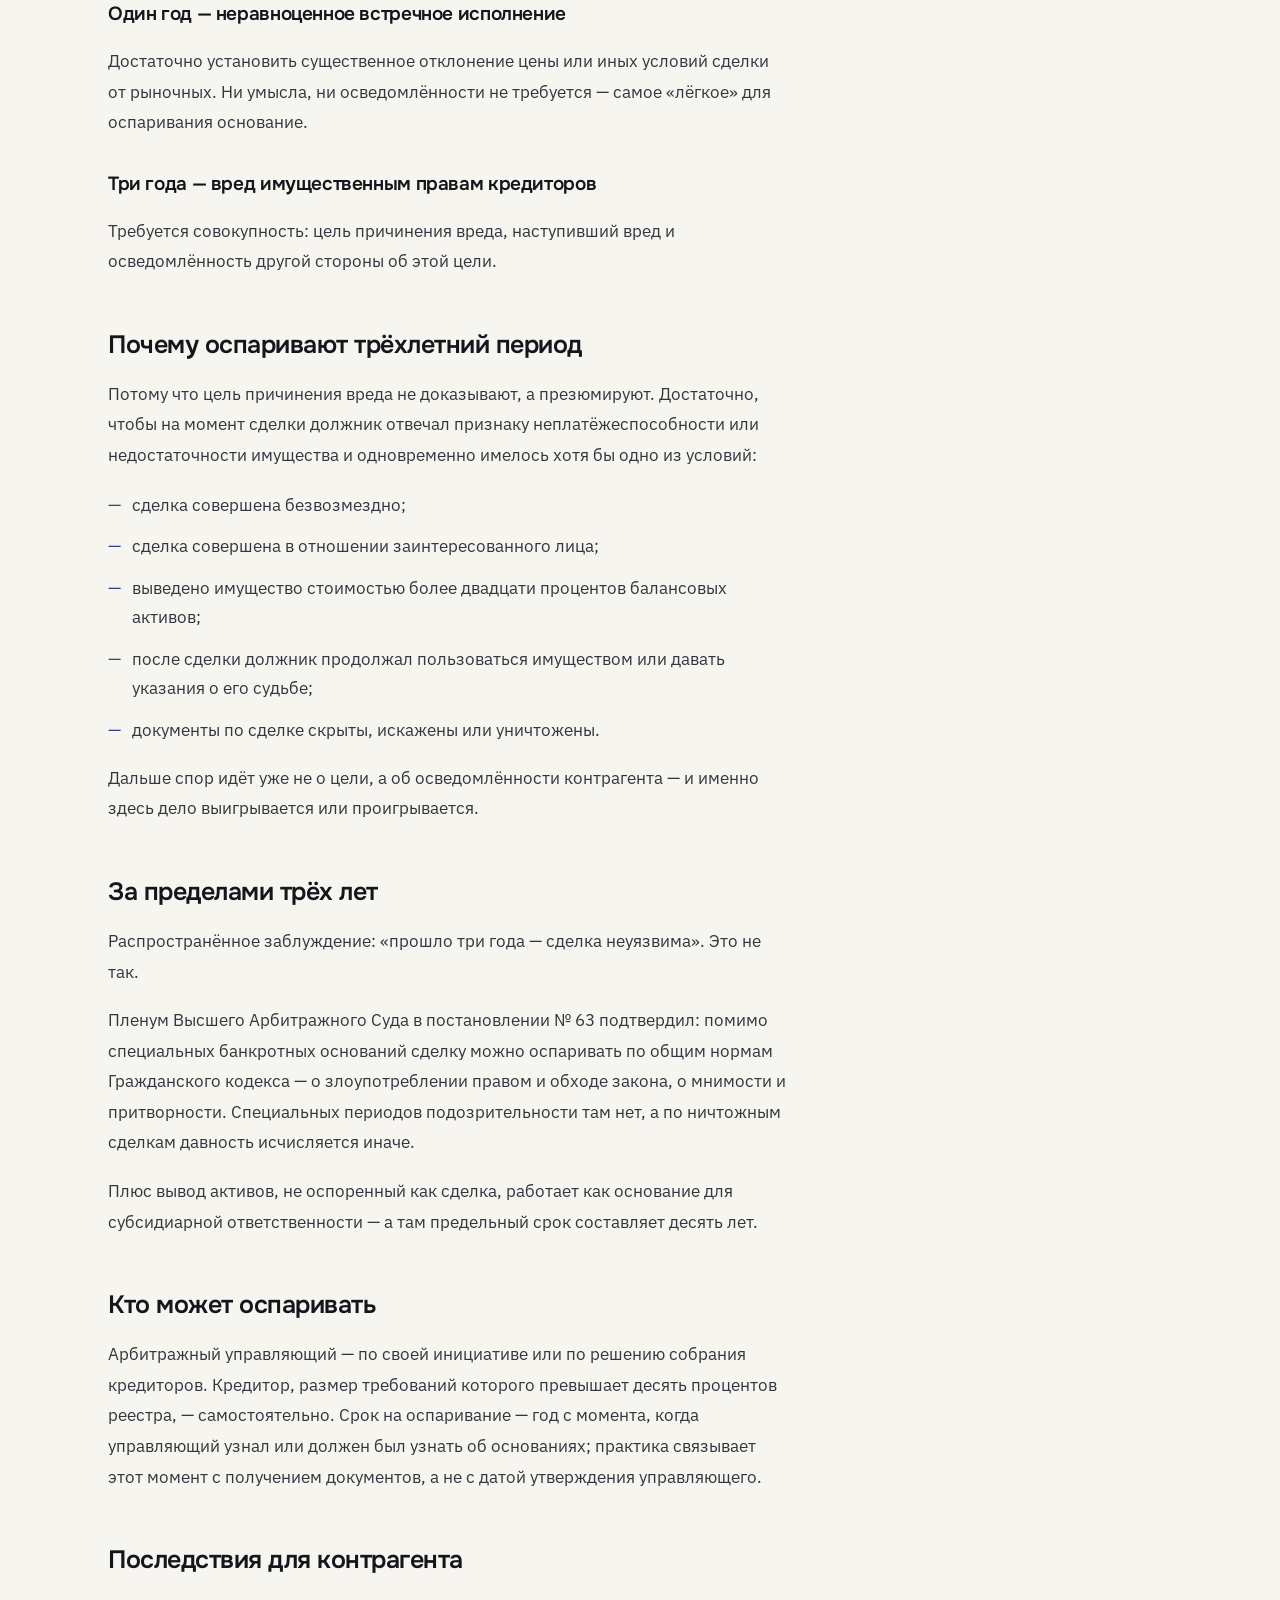
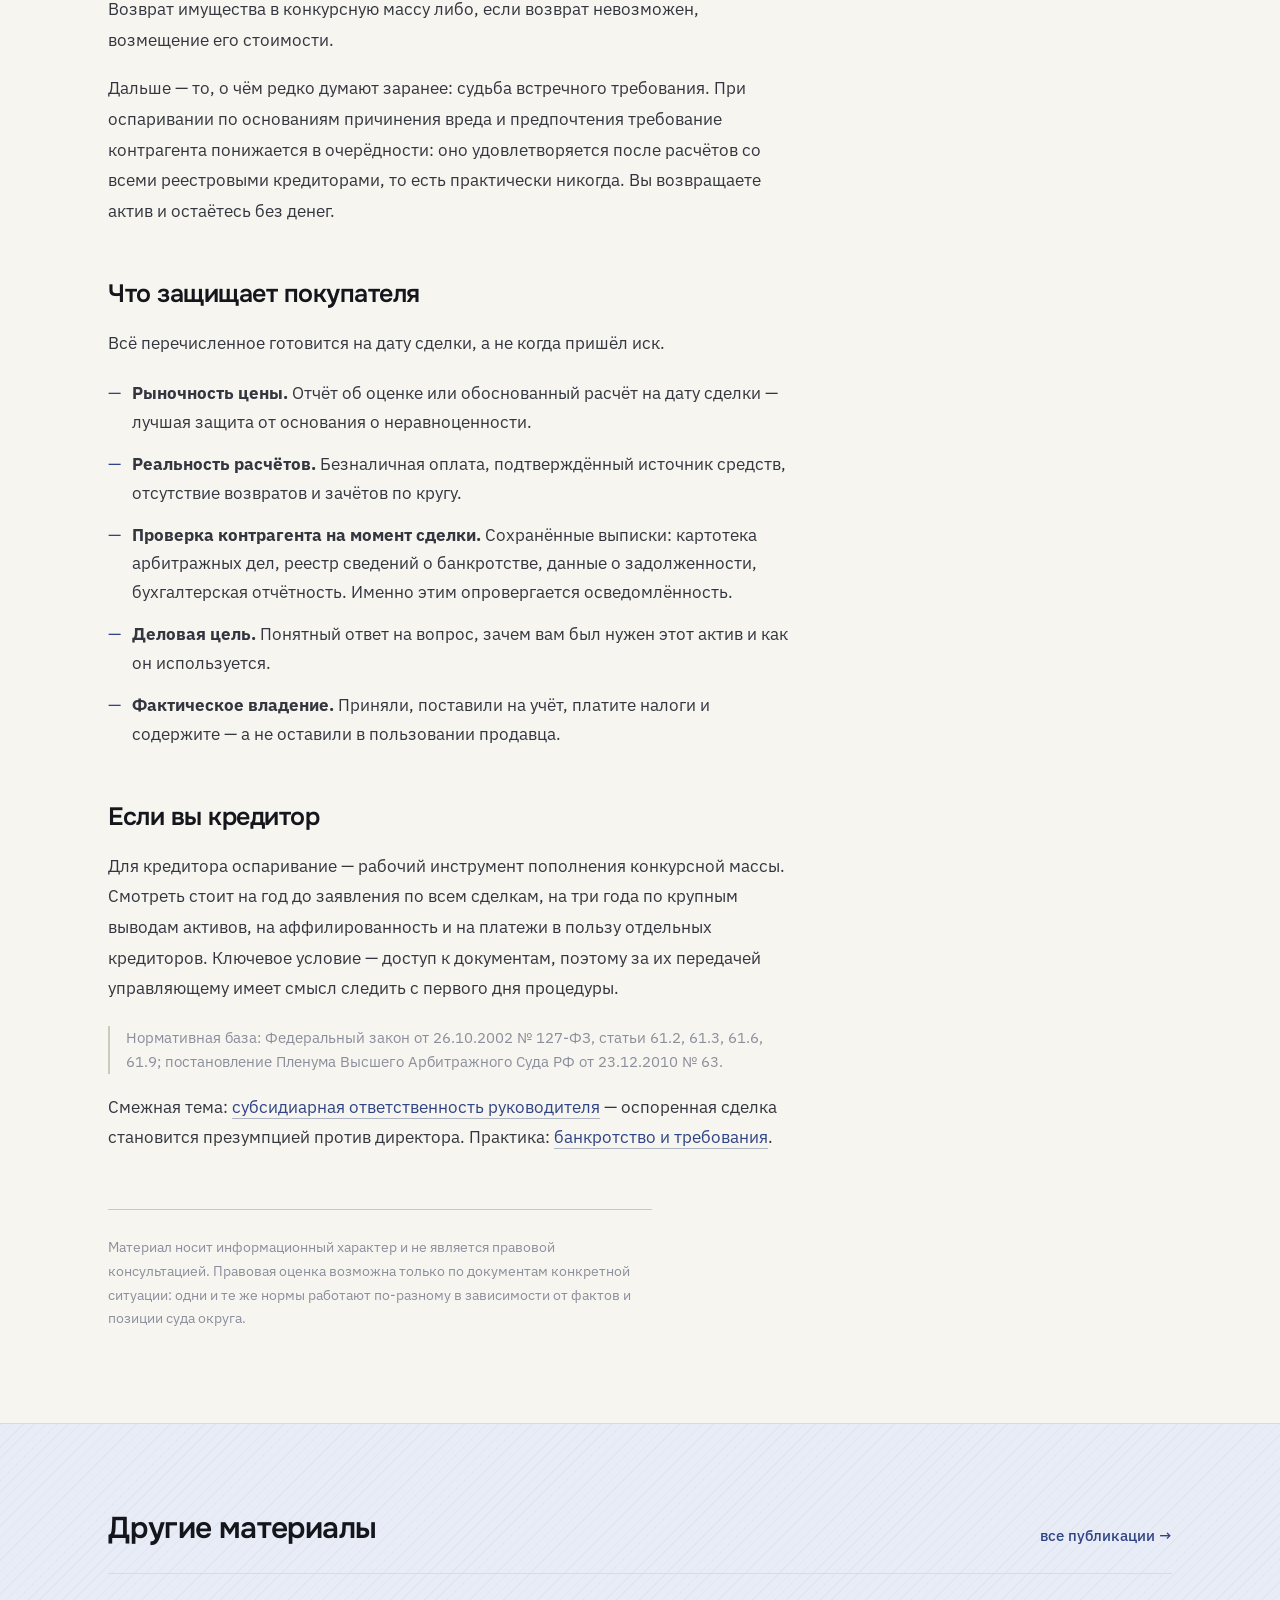
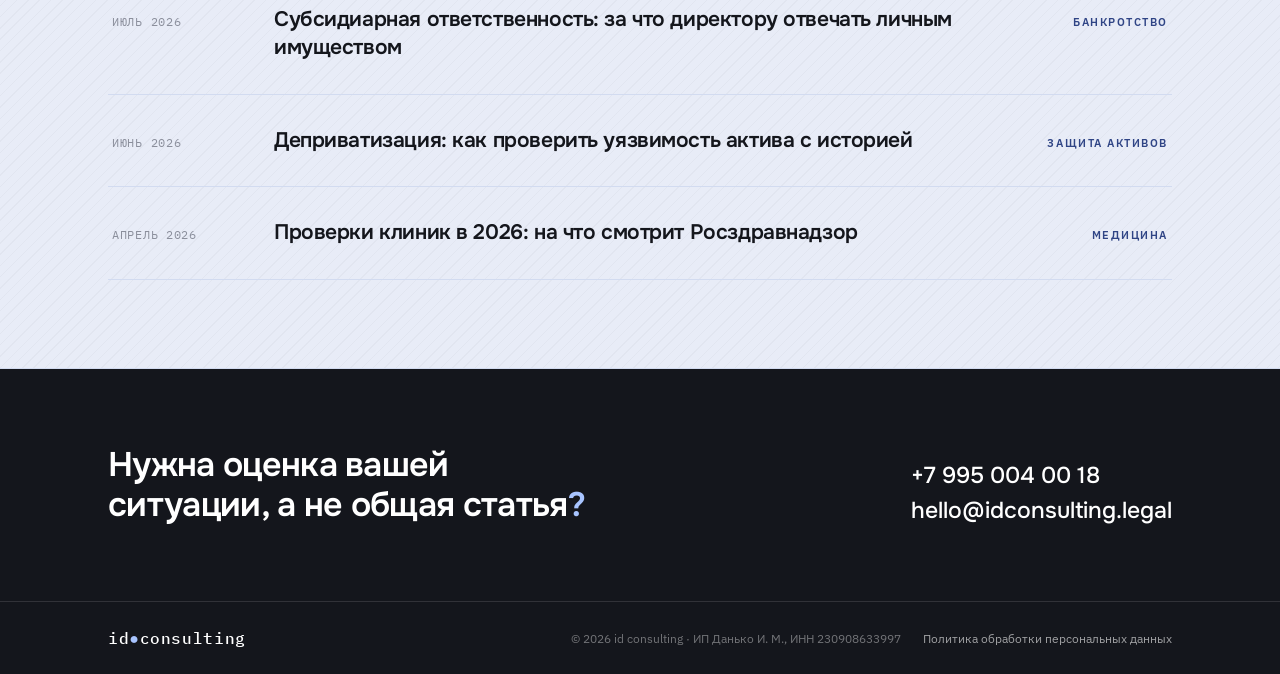
<file: insight-osparivanie-sdelok.html>
<!DOCTYPE html>
<html lang="ru">
<head>
<meta charset="utf-8">
<meta name="viewport" content="width=device-width, initial-scale=1">
<meta name="robots" content="index, follow">
<title>Оспаривание сделок в банкротстве: трёхлетняя зона риска — id consulting</title>
<meta name="description" content="Периоды подозрительности по ст. 61.2 и 61.3 Закона о банкротстве, презумпция цели причинения вреда, понижение очерёдности требования контрагента и то, что защищает добросовестного покупателя.">
<link rel="canonical" href="https://idconsulting.legal/insight-osparivanie-sdelok.html">
<meta property="og:type" content="article">
<meta property="og:title" content="Оспаривание сделок в банкротстве: трёхлетняя зона риска — id consulting">
<meta property="og:description" content="Периоды подозрительности по ст. 61.2 и 61.3 Закона о банкротстве, презумпция цели причинения вреда, понижение очерёдности требования контрагента и то, что защищает добросовестного покупателя.">
<meta property="og:url" content="https://idconsulting.legal/insight-osparivanie-sdelok.html">
<meta property="og:image" content="https://idconsulting.legal/og.png">
<meta property="og:image:width" content="1200">
<meta property="og:image:height" content="630">
<meta property="og:locale" content="ru_RU">
<meta property="og:site_name" content="id consulting">
<meta name="twitter:card" content="summary_large_image">
<link rel="icon" href="favicon.svg" type="image/svg+xml">
<link rel="apple-touch-icon" href="apple-touch-icon.png">
<link rel="preconnect" href="https://fonts.googleapis.com">
<link rel="preconnect" href="https://fonts.gstatic.com" crossorigin>
<link href="https://fonts.googleapis.com/css2?family=Onest:wght@400;500;600;700&family=IBM+Plex+Sans:wght@400;500;600&family=IBM+Plex+Mono:wght@400;500&display=swap" rel="stylesheet">
<link rel="stylesheet" href="site.css">
<script type="application/ld+json">
{
  "@context": "https://schema.org",
  "@type": "Article",
  "headline": "Оспаривание сделок в банкротстве: трёхлетняя зона риска",
  "description": "Периоды подозрительности по ст. 61.2 и 61.3 Закона о банкротстве, презумпция цели причинения вреда, понижение очерёдности требования контрагента и то, что защищает добросовестного покупателя.",
  "datePublished": "2026-05-20",
  "inLanguage": "ru-RU",
  "image": "https://idconsulting.legal/og.png",
  "mainEntityOfPage": {"@type":"WebPage","@id":"https://idconsulting.legal/insight-osparivanie-sdelok.html"},
  "author": {"@type":"Organization","name":"id consulting","url":"https://idconsulting.legal/"},
  "publisher": {"@type":"Organization","name":"id consulting","url":"https://idconsulting.legal/"},
  "about": "Банкротство"
}
</script>
</head>
<body>

<nav>
  <div class="wrap">
    <a class="logo" href="index.html"><b>id<i>●</i>consulting</b><em>LEGAL</em></a>
    <div class="nav-links">
      <a href="index.html#services">Услуги</a>
      <a class="" href="cases.html">Кейсы</a>
      <a class="on" href="insights.html">Публикации</a>
      <a href="index.html#geography">География</a>
      <a href="index.html#contact">Контакты</a>
    </div>
  </div>
</nav>

<main>
  <article>
  <section class="head-dark">
    <div class="ord"><i></i></div>
    <div class="wrap page-head">
      <div class="crumbs"><a href="insights.html">Публикации</a> — Банкротство</div>
      <h1 class="page-h" style="max-width:26ch">Оспаривание сделок в банкротстве: трёхлетняя зона риска</h1>
      <p class="page-lead">Сделка, заключённая за два года до банкротства контрагента, может быть признана недействительной, а полученное — возвращено в конкурсную массу. Разбираем периоды подозрительности, презумпции против сторон и то, что защищает добросовестного покупателя.</p>
      <div class="art-meta" style="margin-top:26px"><span>МАЙ 2026</span><span class="cat">Банкротство</span></div>
      <div class="toc" style="max-width:44ch">
        <div>В материале</div>
        <ol><li><a href="#periody-podozritelnosti">Периоды подозрительности</a></li><li><a href="#pochemu-osparivayut-trehletniy-period">Почему оспаривают трёхлетний период</a></li><li><a href="#za-predelami-treh-let">За пределами трёх лет</a></li><li><a href="#kto-mozhet-osparivat">Кто может оспаривать</a></li><li><a href="#posledstviya-dlya-kontragenta">Последствия для контрагента</a></li><li><a href="#chto-zaschischaet-pokupatelya">Что защищает покупателя</a></li><li><a href="#esli-vy-kreditor">Если вы кредитор</a></li></ol>
      </div>
      <div class="head-rule"></div>
    </div>
  </section>
    <div class="wrap" style="padding-top:56px;padding-bottom:92px">
      <div class="prose">
<h2 id="periody-podozritelnosti">Периоды подозрительности</h2>
<p>Отсчёт во всех случаях идёт от даты принятия арбитражным судом заявления о признании должника банкротом — не от даты введения процедуры и не от даты решения.</p>
<h3>Один месяц — предпочтение без дополнительных условий</h3>
<p>Сделка, по которой один кредитор получил больше, чем получил бы при обычном распределении, оспаривается, если совершена в течение месяца до принятия заявления или после него. Доказывать осведомлённость контрагента не требуется.</p>
<h3>Шесть месяцев — предпочтение с осведомлённостью</h3>
<p>Тот же состав, но период до полугода. Здесь управляющий должен доказать, что контрагент знал о признаках неплатёжеспособности или недостаточности имущества. Для заинтересованных лиц это знание презюмируется.</p>
<h3>Один год — неравноценное встречное исполнение</h3>
<p>Достаточно установить существенное отклонение цены или иных условий сделки от рыночных. Ни умысла, ни осведомлённости не требуется — самое «лёгкое» для оспаривания основание.</p>
<h3>Три года — вред имущественным правам кредиторов</h3>
<p>Требуется совокупность: цель причинения вреда, наступивший вред и осведомлённость другой стороны об этой цели.</p>

<h2 id="pochemu-osparivayut-trehletniy-period">Почему оспаривают трёхлетний период</h2>
<p>Потому что цель причинения вреда не доказывают, а презюмируют. Достаточно, чтобы на момент сделки должник отвечал признаку неплатёжеспособности или недостаточности имущества и одновременно имелось хотя бы одно из условий:</p>
<ul>
<li>сделка совершена безвозмездно;</li>
<li>сделка совершена в отношении заинтересованного лица;</li>
<li>выведено имущество стоимостью более двадцати процентов балансовых активов;</li>
<li>после сделки должник продолжал пользоваться имуществом или давать указания о его судьбе;</li>
<li>документы по сделке скрыты, искажены или уничтожены.</li>
</ul>
<p>Дальше спор идёт уже не о цели, а об осведомлённости контрагента — и именно здесь дело выигрывается или проигрывается.</p>

<h2 id="za-predelami-treh-let">За пределами трёх лет</h2>
<p>Распространённое заблуждение: «прошло три года — сделка неуязвима». Это не так.</p>
<p>Пленум Высшего Арбитражного Суда в постановлении № 63 подтвердил: помимо специальных банкротных оснований сделку можно оспаривать по общим нормам Гражданского кодекса — о злоупотреблении правом и обходе закона, о мнимости и притворности. Специальных периодов подозрительности там нет, а по ничтожным сделкам давность исчисляется иначе.</p>
<p>Плюс вывод активов, не оспоренный как сделка, работает как основание для субсидиарной ответственности — а там предельный срок составляет десять лет.</p>

<h2 id="kto-mozhet-osparivat">Кто может оспаривать</h2>
<p>Арбитражный управляющий — по своей инициативе или по решению собрания кредиторов. Кредитор, размер требований которого превышает десять процентов реестра, — самостоятельно. Срок на оспаривание — год с момента, когда управляющий узнал или должен был узнать об основаниях; практика связывает этот момент с получением документов, а не с датой утверждения управляющего.</p>

<h2 id="posledstviya-dlya-kontragenta">Последствия для контрагента</h2>
<p>Возврат имущества в конкурсную массу либо, если возврат невозможен, возмещение его стоимости.</p>
<p>Дальше — то, о чём редко думают заранее: судьба встречного требования. При оспаривании по основаниям причинения вреда и предпочтения требование контрагента понижается в очерёдности: оно удовлетворяется после расчётов со всеми реестровыми кредиторами, то есть практически никогда. Вы возвращаете актив и остаётесь без денег.</p>

<h2 id="chto-zaschischaet-pokupatelya">Что защищает покупателя</h2>
<p>Всё перечисленное готовится на дату сделки, а не когда пришёл иск.</p>
<ul>
<li><b>Рыночность цены.</b> Отчёт об оценке или обоснованный расчёт на дату сделки — лучшая защита от основания о неравноценности.</li>
<li><b>Реальность расчётов.</b> Безналичная оплата, подтверждённый источник средств, отсутствие возвратов и зачётов по кругу.</li>
<li><b>Проверка контрагента на момент сделки.</b> Сохранённые выписки: картотека арбитражных дел, реестр сведений о банкротстве, данные о задолженности, бухгалтерская отчётность. Именно этим опровергается осведомлённость.</li>
<li><b>Деловая цель.</b> Понятный ответ на вопрос, зачем вам был нужен этот актив и как он используется.</li>
<li><b>Фактическое владение.</b> Приняли, поставили на учёт, платите налоги и содержите — а не оставили в пользовании продавца.</li>
</ul>

<h2 id="esli-vy-kreditor">Если вы кредитор</h2>
<p>Для кредитора оспаривание — рабочий инструмент пополнения конкурсной массы. Смотреть стоит на год до заявления по всем сделкам, на три года по крупным выводам активов, на аффилированность и на платежи в пользу отдельных кредиторов. Ключевое условие — доступ к документам, поэтому за их передачей управляющему имеет смысл следить с первого дня процедуры.</p>
<p class="ref">Нормативная база: Федеральный закон от 26.10.2002 № 127-ФЗ, статьи 61.2, 61.3, 61.6, 61.9; постановление Пленума Высшего Арбитражного Суда РФ от 23.12.2010 № 63.</p>

      <p>Смежная тема: <a href="insight-subsidiarnaya-otvetstvennost.html">субсидиарная ответственность руководителя</a> — оспоренная сделка становится презумпцией против директора. Практика: <a href="bankruptcy.html">банкротство и требования</a>.</p>

      <div class="art-foot">Материал носит информационный характер и не является правовой консультацией. Правовая оценка возможна только по документам конкретной ситуации: одни и те же нормы работают по-разному в зависимости от фактов и позиции суда округа.</div>
      </div>
    </div>
  </article>

  <section class="sec panel">
    <div class="wrap">
      <div class="sec-head"><h2 class="sec-h" style="font-size:30px">Другие материалы</h2><a class="sec-more" href="insights.html">все публикации →</a></div>
      <div class="notes" style="margin-top:28px">
        <a class="note" href="insight-subsidiarnaya-otvetstvennost.html"><div class="date">ИЮЛЬ 2026</div><div><h3>Субсидиарная ответственность: за что директору отвечать личным имуществом</h3></div><div class="to">Банкротство</div></a>
        <a class="note" href="insight-deprivatizatsiya.html"><div class="date">ИЮНЬ 2026</div><div><h3>Деприватизация: как проверить уязвимость актива с историей</h3></div><div class="to">Защита активов</div></a>
        <a class="note" href="insight-proverki-klinik.html"><div class="date">АПРЕЛЬ 2026</div><div><h3>Проверки клиник в 2026: на что смотрит Росздравнадзор</h3></div><div class="to">Медицина</div></a>
      </div>
    </div>
  </section>

  <section class="cta-dark">
    <div class="wrap">
      <h2>Нужна оценка вашей ситуации, а не общая статья<em>?</em></h2>
      <div class="contacts">
        <a href="tel:+79950040018">+7 995 004 00 18</a>
        <a href="mailto:hello@idconsulting.legal">hello@idconsulting.legal</a>
      </div>
    </div>
  </section>
</main>

<footer>
  <div class="wrap">
    <div class="logo"><b style="font-size:16px">id<i>●</i>consulting</b></div>
    <div class="fl"><span>© 2026 id consulting · ИП Данько И. М., ИНН 230908633997</span><a href="privacy.html">Политика обработки персональных данных</a></div>
  </div>
</footer>
</body>
</html>
</file>
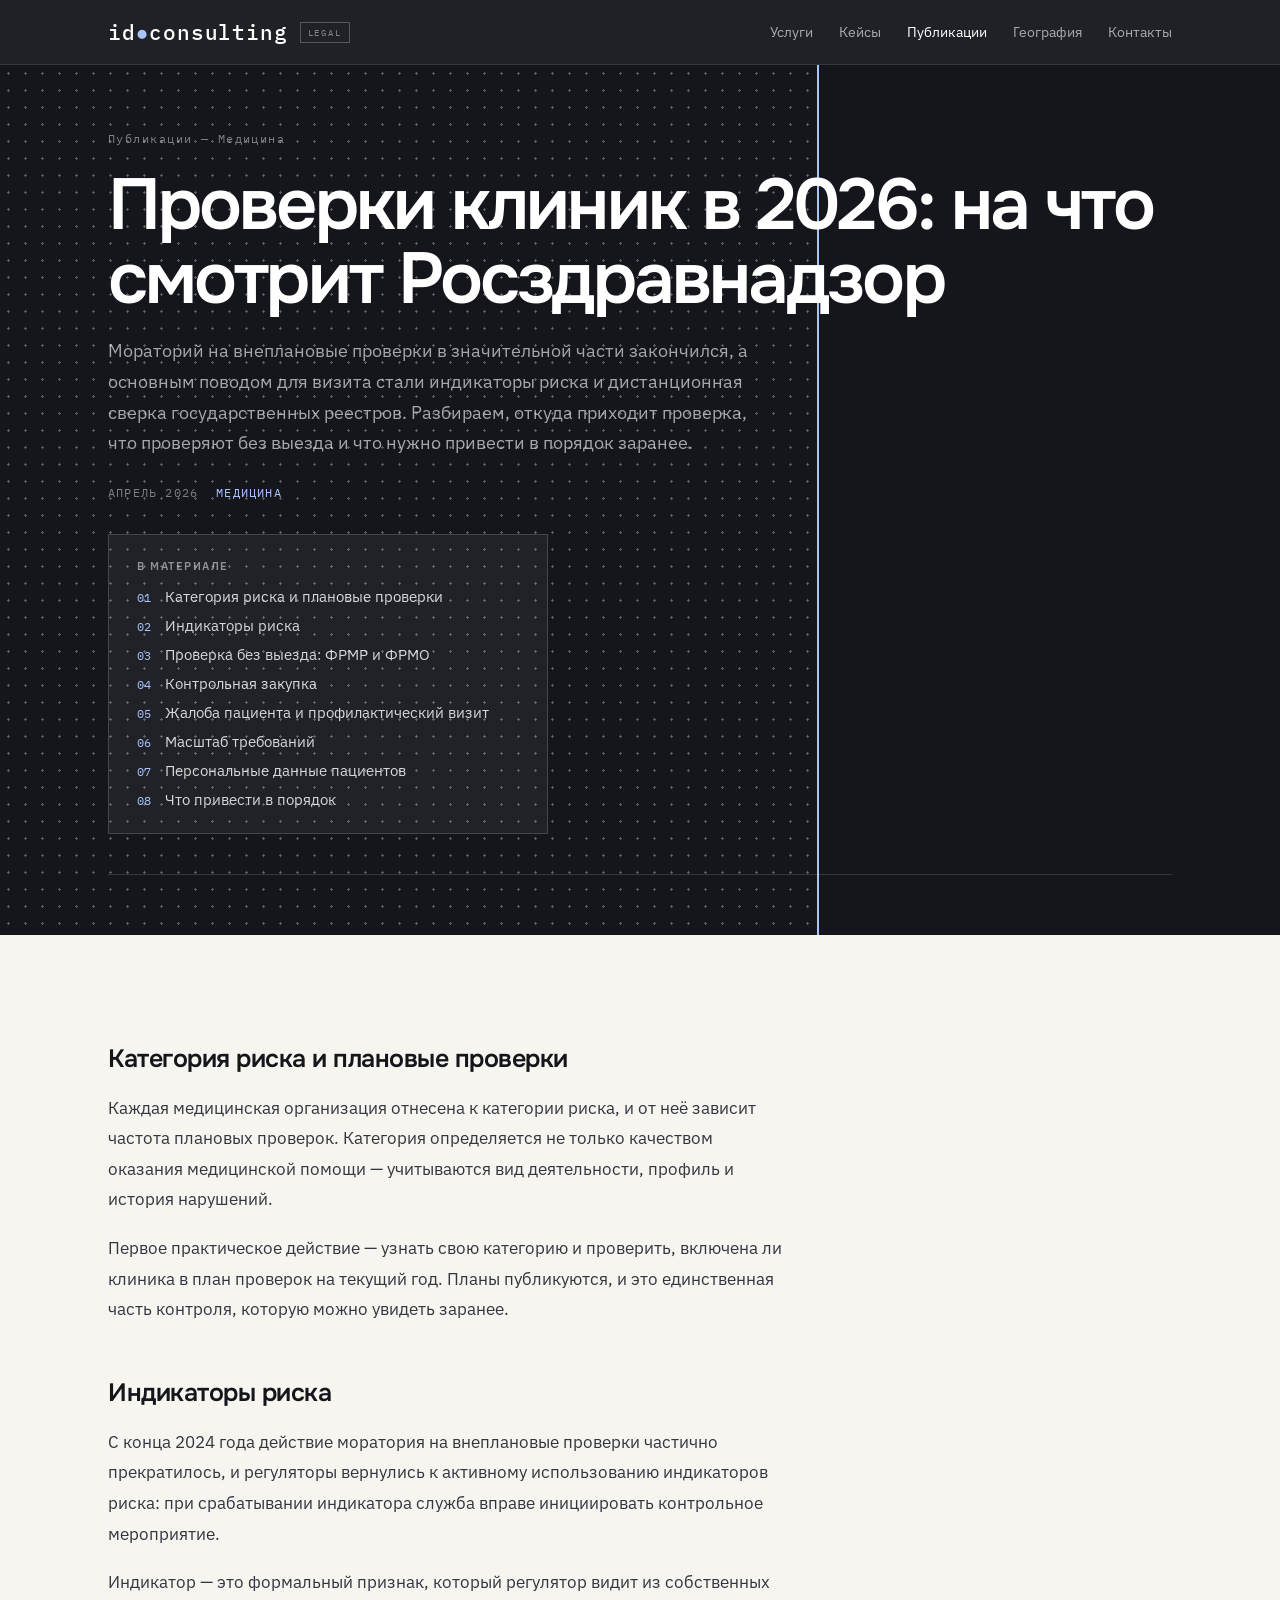
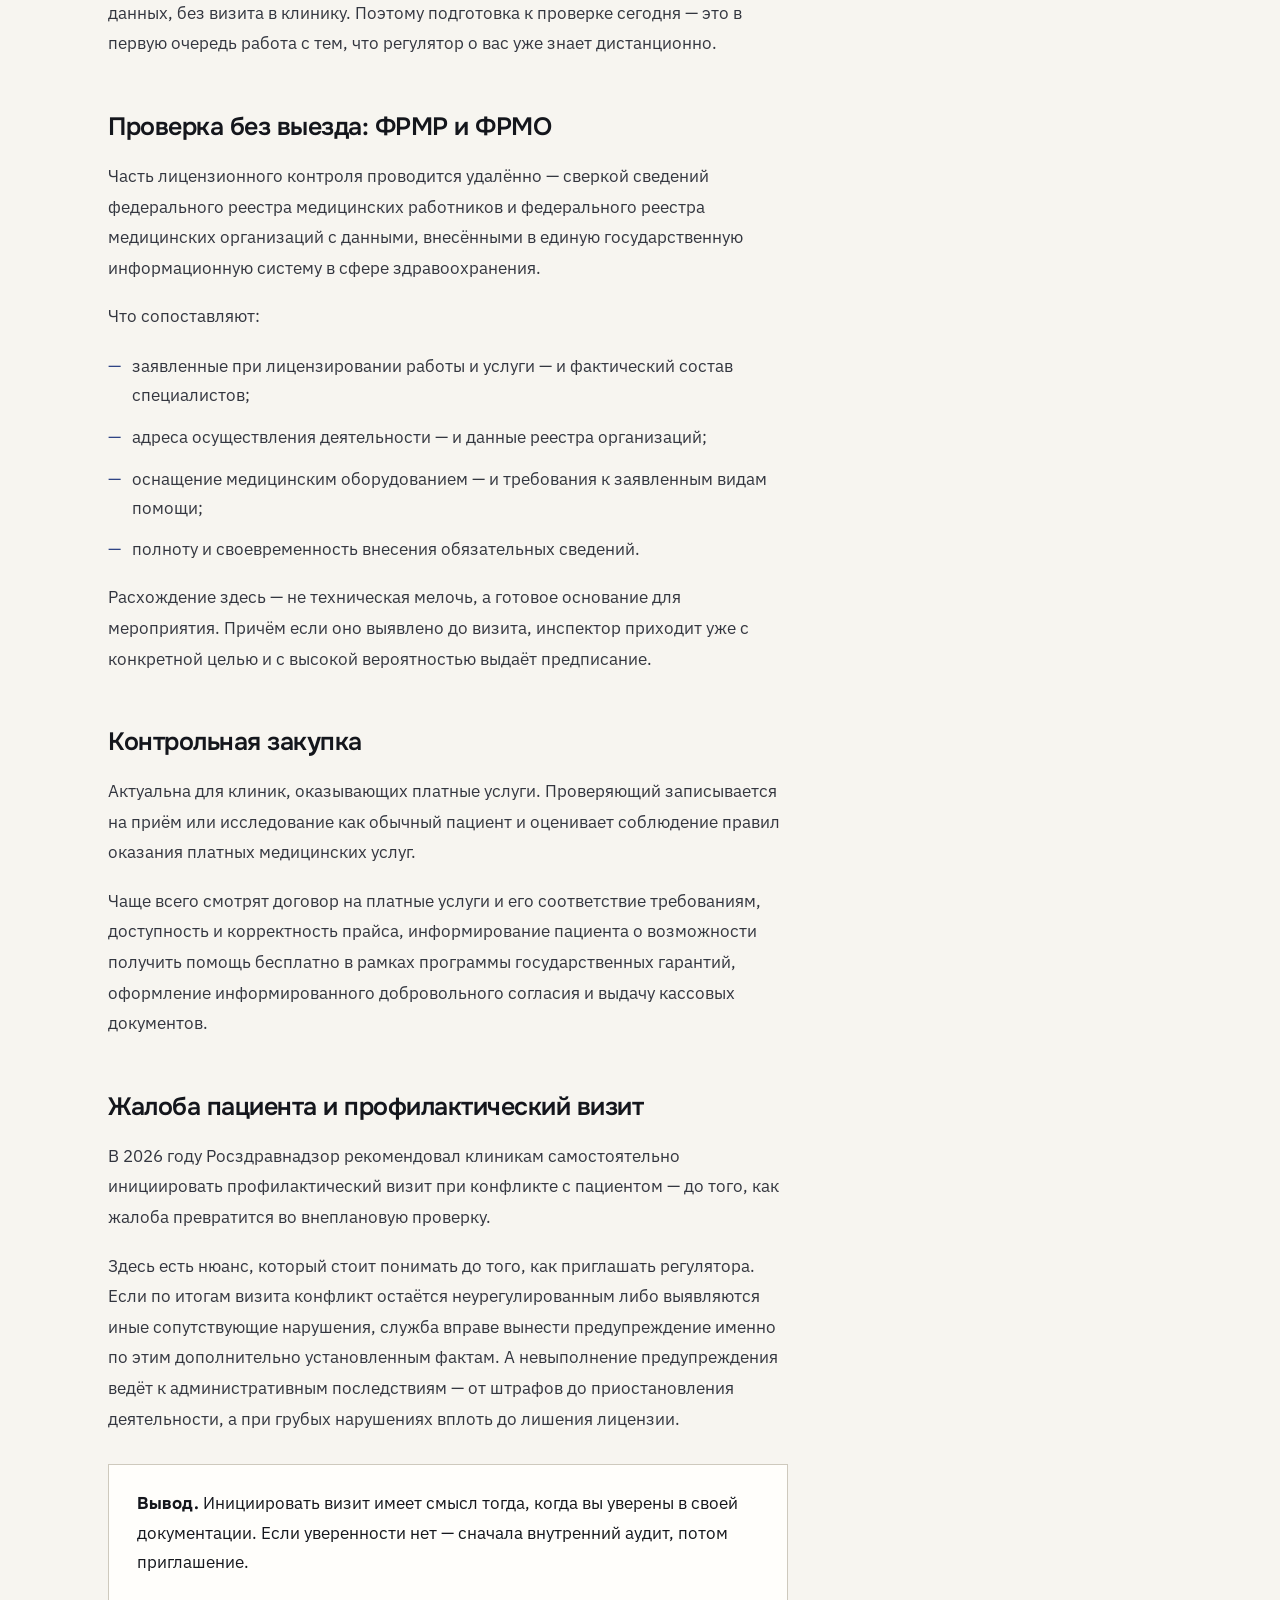
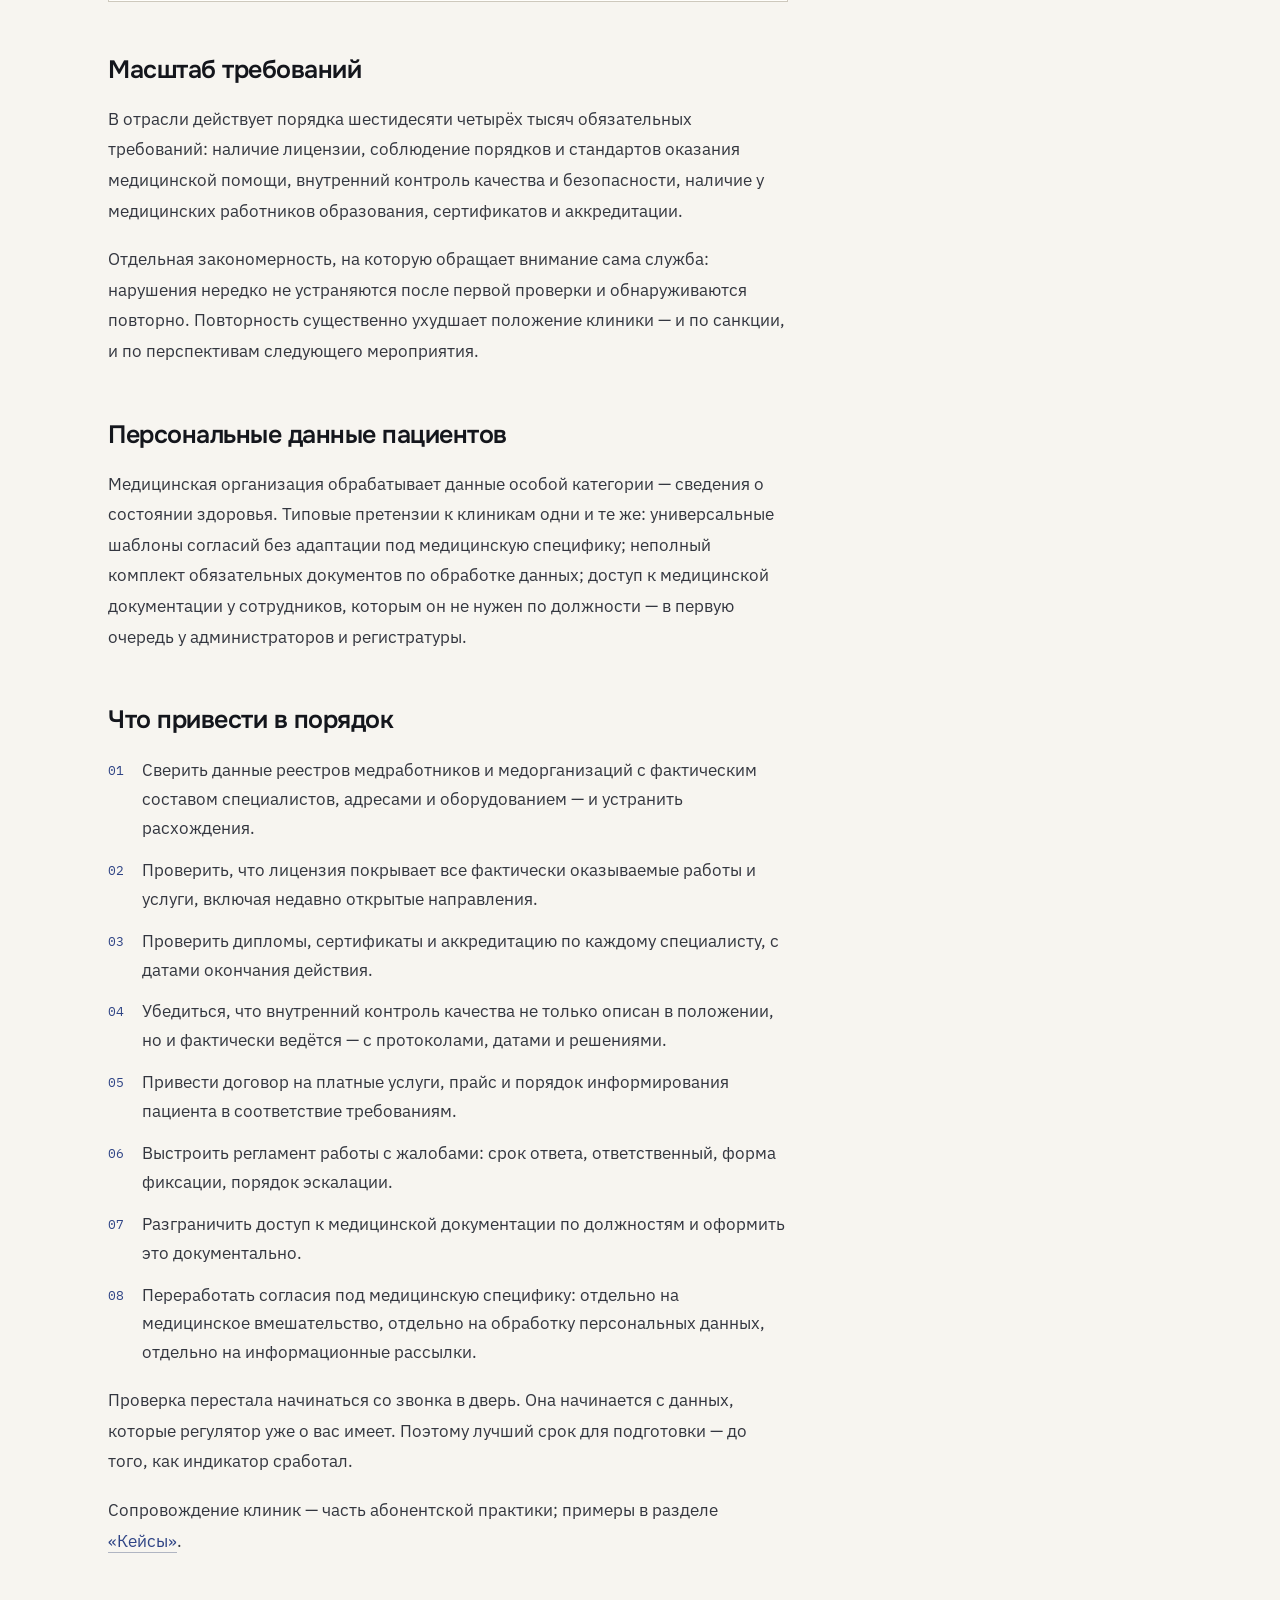
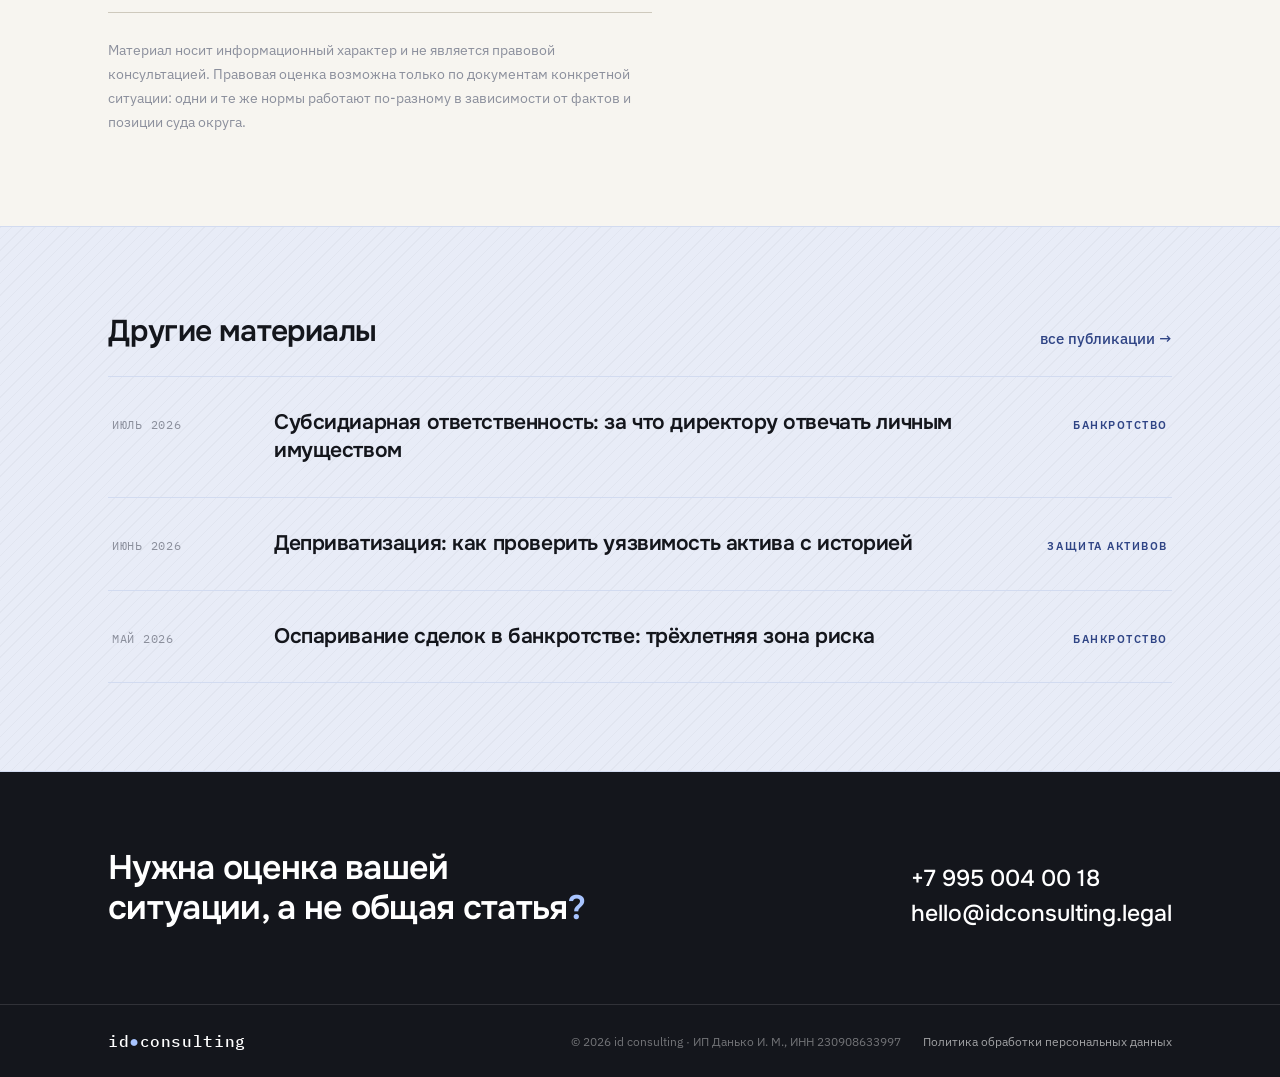
<file: insight-proverki-klinik.html>
<!DOCTYPE html>
<html lang="ru">
<head>
<meta charset="utf-8">
<meta name="viewport" content="width=device-width, initial-scale=1">
<meta name="robots" content="index, follow">
<title>Проверки клиник в 2026: на что смотрит Росздравнадзор — id consulting</title>
<meta name="description" content="Категории риска, индикаторы риска как основной триггер внеплановой проверки, дистанционная сверка ФРМР и ФРМО, контрольная закупка, профилактические визиты по жалобам пациентов и требования к обработке персональных данных.">
<link rel="canonical" href="https://idconsulting.legal/insight-proverki-klinik.html">
<meta property="og:type" content="article">
<meta property="og:title" content="Проверки клиник в 2026: на что смотрит Росздравнадзор — id consulting">
<meta property="og:description" content="Категории риска, индикаторы риска как основной триггер внеплановой проверки, дистанционная сверка ФРМР и ФРМО, контрольная закупка, профилактические визиты по жалобам пациентов и требования к обработке персональных данных.">
<meta property="og:url" content="https://idconsulting.legal/insight-proverki-klinik.html">
<meta property="og:image" content="https://idconsulting.legal/og.png">
<meta property="og:image:width" content="1200">
<meta property="og:image:height" content="630">
<meta property="og:locale" content="ru_RU">
<meta property="og:site_name" content="id consulting">
<meta name="twitter:card" content="summary_large_image">
<link rel="icon" href="favicon.svg" type="image/svg+xml">
<link rel="apple-touch-icon" href="apple-touch-icon.png">
<link rel="preconnect" href="https://fonts.googleapis.com">
<link rel="preconnect" href="https://fonts.gstatic.com" crossorigin>
<link href="https://fonts.googleapis.com/css2?family=Onest:wght@400;500;600;700&family=IBM+Plex+Sans:wght@400;500;600&family=IBM+Plex+Mono:wght@400;500&display=swap" rel="stylesheet">
<link rel="stylesheet" href="site.css">
<script type="application/ld+json">
{
  "@context": "https://schema.org",
  "@type": "Article",
  "headline": "Проверки клиник в 2026: на что смотрит Росздравнадзор",
  "description": "Категории риска, индикаторы риска как основной триггер внеплановой проверки, дистанционная сверка ФРМР и ФРМО, контрольная закупка, профилактические визиты по жалобам пациентов и требования к обработке персональных данных.",
  "datePublished": "2026-04-15",
  "inLanguage": "ru-RU",
  "image": "https://idconsulting.legal/og.png",
  "mainEntityOfPage": {"@type":"WebPage","@id":"https://idconsulting.legal/insight-proverki-klinik.html"},
  "author": {"@type":"Organization","name":"id consulting","url":"https://idconsulting.legal/"},
  "publisher": {"@type":"Organization","name":"id consulting","url":"https://idconsulting.legal/"},
  "about": "Медицина"
}
</script>
</head>
<body>

<nav>
  <div class="wrap">
    <a class="logo" href="index.html"><b>id<i>●</i>consulting</b><em>LEGAL</em></a>
    <div class="nav-links">
      <a href="index.html#services">Услуги</a>
      <a class="" href="cases.html">Кейсы</a>
      <a class="on" href="insights.html">Публикации</a>
      <a href="index.html#geography">География</a>
      <a href="index.html#contact">Контакты</a>
    </div>
  </div>
</nav>

<main>
  <article>
  <section class="head-dark">
    <div class="ord"><i></i></div>
    <div class="wrap page-head">
      <div class="crumbs"><a href="insights.html">Публикации</a> — Медицина</div>
      <h1 class="page-h" style="max-width:26ch">Проверки клиник в 2026: на что смотрит Росздравнадзор</h1>
      <p class="page-lead">Мораторий на внеплановые проверки в значительной части закончился, а основным поводом для визита стали индикаторы риска и дистанционная сверка государственных реестров. Разбираем, откуда приходит проверка, что проверяют без выезда и что нужно привести в порядок заранее.</p>
      <div class="art-meta" style="margin-top:26px"><span>АПРЕЛЬ 2026</span><span class="cat">Медицина</span></div>
      <div class="toc" style="max-width:44ch">
        <div>В материале</div>
        <ol><li><a href="#kategoriya-riska-i-planovye-proverki">Категория риска и плановые проверки</a></li><li><a href="#indikatory-riska">Индикаторы риска</a></li><li><a href="#proverka-bez-vyezda-frmr-i-frmo">Проверка без выезда: ФРМР и ФРМО</a></li><li><a href="#kontrolnaya-zakupka">Контрольная закупка</a></li><li><a href="#zhaloba-pacienta-i-profilakticheskiy-vizit">Жалоба пациента и профилактический визит</a></li><li><a href="#masshtab-trebovaniy">Масштаб требований</a></li><li><a href="#personalnye-dannye-pacientov">Персональные данные пациентов</a></li><li><a href="#chto-privesti-v-poryadok">Что привести в порядок</a></li></ol>
      </div>
      <div class="head-rule"></div>
    </div>
  </section>
    <div class="wrap" style="padding-top:56px;padding-bottom:92px">
      <div class="prose">
<h2 id="kategoriya-riska-i-planovye-proverki">Категория риска и плановые проверки</h2>
<p>Каждая медицинская организация отнесена к категории риска, и от неё зависит частота плановых проверок. Категория определяется не только качеством оказания медицинской помощи — учитываются вид деятельности, профиль и история нарушений.</p>
<p>Первое практическое действие — узнать свою категорию и проверить, включена ли клиника в план проверок на текущий год. Планы публикуются, и это единственная часть контроля, которую можно увидеть заранее.</p>

<h2 id="indikatory-riska">Индикаторы риска</h2>
<p>С конца 2024 года действие моратория на внеплановые проверки частично прекратилось, и регуляторы вернулись к активному использованию индикаторов риска: при срабатывании индикатора служба вправе инициировать контрольное мероприятие.</p>
<p>Индикатор — это формальный признак, который регулятор видит из собственных данных, без визита в клинику. Поэтому подготовка к проверке сегодня — это в первую очередь работа с тем, что регулятор о вас уже знает дистанционно.</p>

<h2 id="proverka-bez-vyezda-frmr-i-frmo">Проверка без выезда: ФРМР и ФРМО</h2>
<p>Часть лицензионного контроля проводится удалённо — сверкой сведений федерального реестра медицинских работников и федерального реестра медицинских организаций с данными, внесёнными в единую государственную информационную систему в сфере здравоохранения.</p>
<p>Что сопоставляют:</p>
<ul>
<li>заявленные при лицензировании работы и услуги — и фактический состав специалистов;</li>
<li>адреса осуществления деятельности — и данные реестра организаций;</li>
<li>оснащение медицинским оборудованием — и требования к заявленным видам помощи;</li>
<li>полноту и своевременность внесения обязательных сведений.</li>
</ul>
<p>Расхождение здесь — не техническая мелочь, а готовое основание для мероприятия. Причём если оно выявлено до визита, инспектор приходит уже с конкретной целью и с высокой вероятностью выдаёт предписание.</p>

<h2 id="kontrolnaya-zakupka">Контрольная закупка</h2>
<p>Актуальна для клиник, оказывающих платные услуги. Проверяющий записывается на приём или исследование как обычный пациент и оценивает соблюдение правил оказания платных медицинских услуг.</p>
<p>Чаще всего смотрят договор на платные услуги и его соответствие требованиям, доступность и корректность прайса, информирование пациента о возможности получить помощь бесплатно в рамках программы государственных гарантий, оформление информированного добровольного согласия и выдачу кассовых документов.</p>

<h2 id="zhaloba-pacienta-i-profilakticheskiy-vizit">Жалоба пациента и профилактический визит</h2>
<p>В 2026 году Росздравнадзор рекомендовал клиникам самостоятельно инициировать профилактический визит при конфликте с пациентом — до того, как жалоба превратится во внеплановую проверку.</p>
<p>Здесь есть нюанс, который стоит понимать до того, как приглашать регулятора. Если по итогам визита конфликт остаётся неурегулированным либо выявляются иные сопутствующие нарушения, служба вправе вынести предупреждение именно по этим дополнительно установленным фактам. А невыполнение предупреждения ведёт к административным последствиям — от штрафов до приостановления деятельности, а при грубых нарушениях вплоть до лишения лицензии.</p>
<blockquote><b>Вывод.</b> Инициировать визит имеет смысл тогда, когда вы уверены в своей документации. Если уверенности нет — сначала внутренний аудит, потом приглашение.</blockquote>

<h2 id="masshtab-trebovaniy">Масштаб требований</h2>
<p>В отрасли действует порядка шестидесяти четырёх тысяч обязательных требований: наличие лицензии, соблюдение порядков и стандартов оказания медицинской помощи, внутренний контроль качества и безопасности, наличие у медицинских работников образования, сертификатов и аккредитации.</p>
<p>Отдельная закономерность, на которую обращает внимание сама служба: нарушения нередко не устраняются после первой проверки и обнаруживаются повторно. Повторность существенно ухудшает положение клиники — и по санкции, и по перспективам следующего мероприятия.</p>

<h2 id="personalnye-dannye-pacientov">Персональные данные пациентов</h2>
<p>Медицинская организация обрабатывает данные особой категории — сведения о состоянии здоровья. Типовые претензии к клиникам одни и те же: универсальные шаблоны согласий без адаптации под медицинскую специфику; неполный комплект обязательных документов по обработке данных; доступ к медицинской документации у сотрудников, которым он не нужен по должности — в первую очередь у администраторов и регистратуры.</p>

<h2 id="chto-privesti-v-poryadok">Что привести в порядок</h2>
<ol>
<li>Сверить данные реестров медработников и медорганизаций с фактическим составом специалистов, адресами и оборудованием — и устранить расхождения.</li>
<li>Проверить, что лицензия покрывает все фактически оказываемые работы и услуги, включая недавно открытые направления.</li>
<li>Проверить дипломы, сертификаты и аккредитацию по каждому специалисту, с датами окончания действия.</li>
<li>Убедиться, что внутренний контроль качества не только описан в положении, но и фактически ведётся — с протоколами, датами и решениями.</li>
<li>Привести договор на платные услуги, прайс и порядок информирования пациента в соответствие требованиям.</li>
<li>Выстроить регламент работы с жалобами: срок ответа, ответственный, форма фиксации, порядок эскалации.</li>
<li>Разграничить доступ к медицинской документации по должностям и оформить это документально.</li>
<li>Переработать согласия под медицинскую специфику: отдельно на медицинское вмешательство, отдельно на обработку персональных данных, отдельно на информационные рассылки.</li>
</ol>
<p>Проверка перестала начинаться со звонка в дверь. Она начинается с данных, которые регулятор уже о вас имеет. Поэтому лучший срок для подготовки — до того, как индикатор сработал.</p>

      <p>Сопровождение клиник — часть абонентской практики; примеры в разделе <a href="cases.html">«Кейсы»</a>.</p>

      <div class="art-foot">Материал носит информационный характер и не является правовой консультацией. Правовая оценка возможна только по документам конкретной ситуации: одни и те же нормы работают по-разному в зависимости от фактов и позиции суда округа.</div>
      </div>
    </div>
  </article>

  <section class="sec panel">
    <div class="wrap">
      <div class="sec-head"><h2 class="sec-h" style="font-size:30px">Другие материалы</h2><a class="sec-more" href="insights.html">все публикации →</a></div>
      <div class="notes" style="margin-top:28px">
        <a class="note" href="insight-subsidiarnaya-otvetstvennost.html"><div class="date">ИЮЛЬ 2026</div><div><h3>Субсидиарная ответственность: за что директору отвечать личным имуществом</h3></div><div class="to">Банкротство</div></a>
        <a class="note" href="insight-deprivatizatsiya.html"><div class="date">ИЮНЬ 2026</div><div><h3>Деприватизация: как проверить уязвимость актива с историей</h3></div><div class="to">Защита активов</div></a>
        <a class="note" href="insight-osparivanie-sdelok.html"><div class="date">МАЙ 2026</div><div><h3>Оспаривание сделок в банкротстве: трёхлетняя зона риска</h3></div><div class="to">Банкротство</div></a>
      </div>
    </div>
  </section>

  <section class="cta-dark">
    <div class="wrap">
      <h2>Нужна оценка вашей ситуации, а не общая статья<em>?</em></h2>
      <div class="contacts">
        <a href="tel:+79950040018">+7 995 004 00 18</a>
        <a href="mailto:hello@idconsulting.legal">hello@idconsulting.legal</a>
      </div>
    </div>
  </section>
</main>

<footer>
  <div class="wrap">
    <div class="logo"><b style="font-size:16px">id<i>●</i>consulting</b></div>
    <div class="fl"><span>© 2026 id consulting · ИП Данько И. М., ИНН 230908633997</span><a href="privacy.html">Политика обработки персональных данных</a></div>
  </div>
</footer>
</body>
</html>
</file>
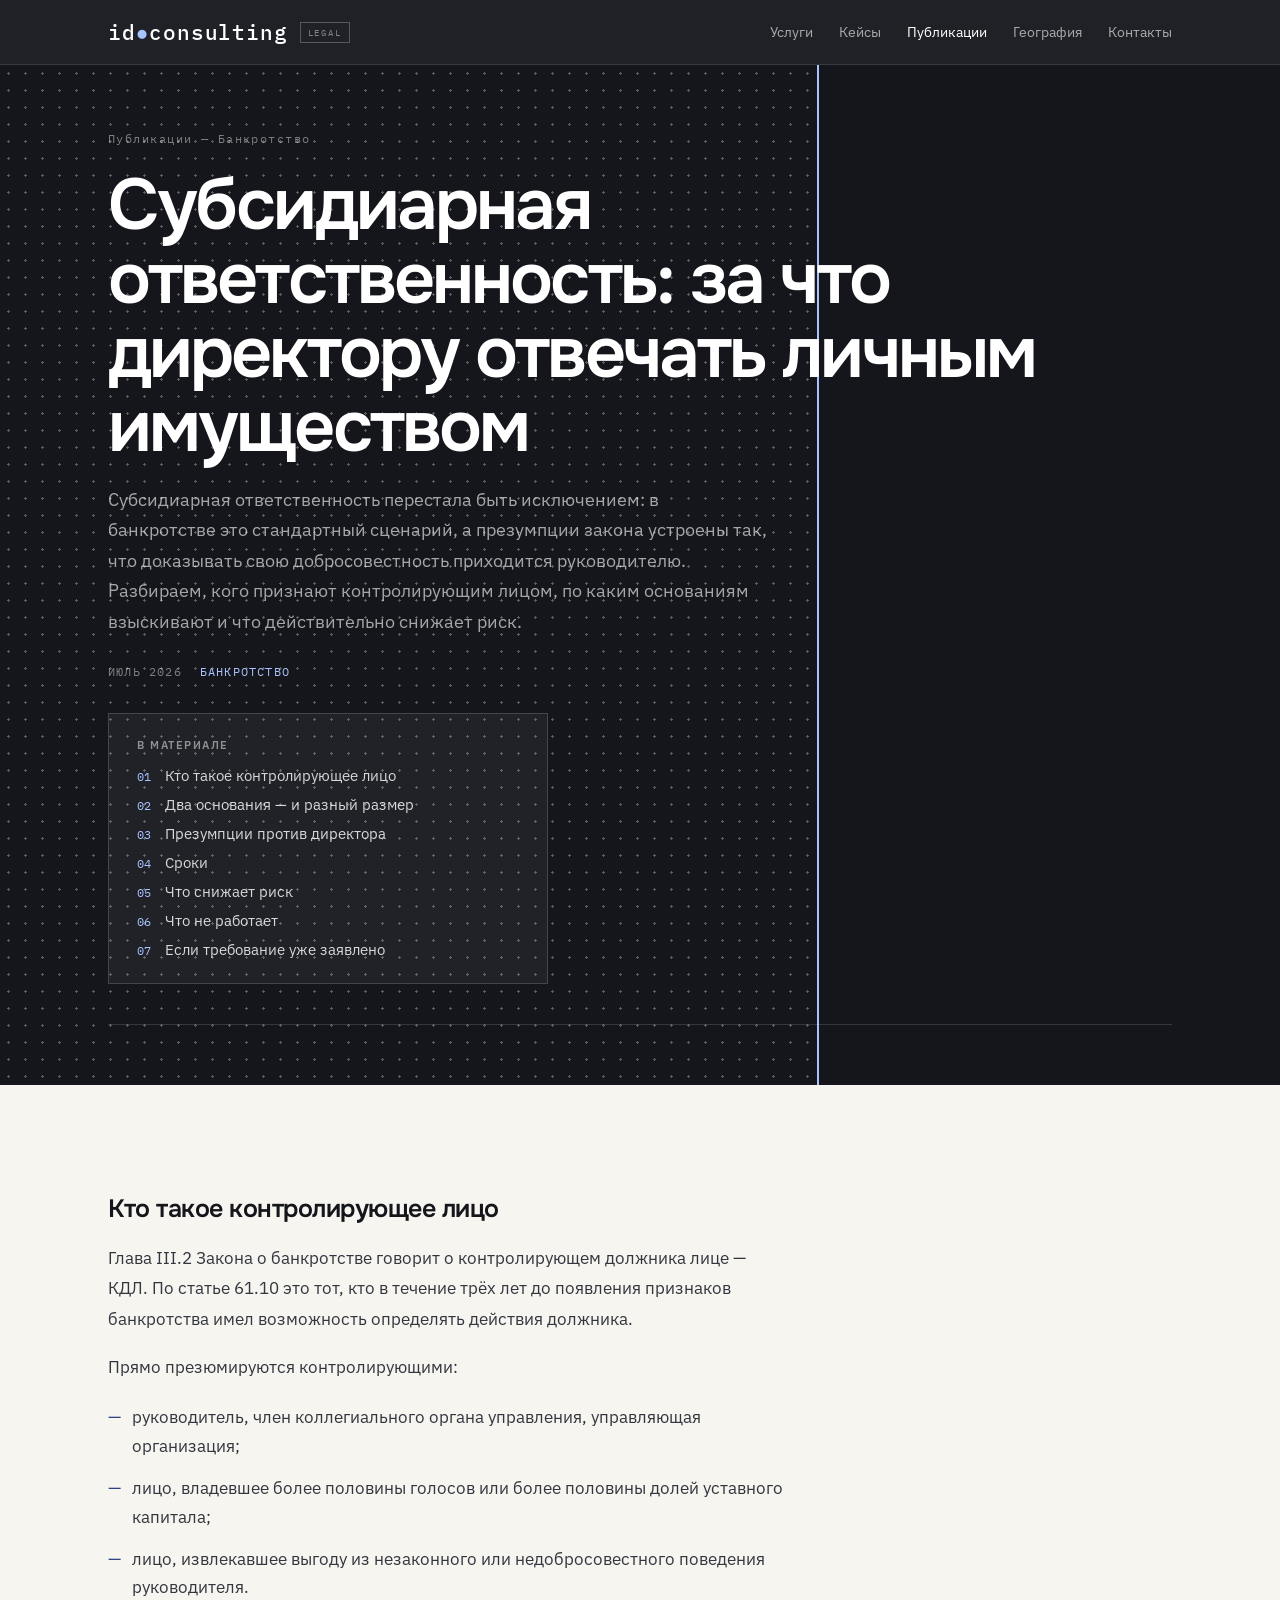
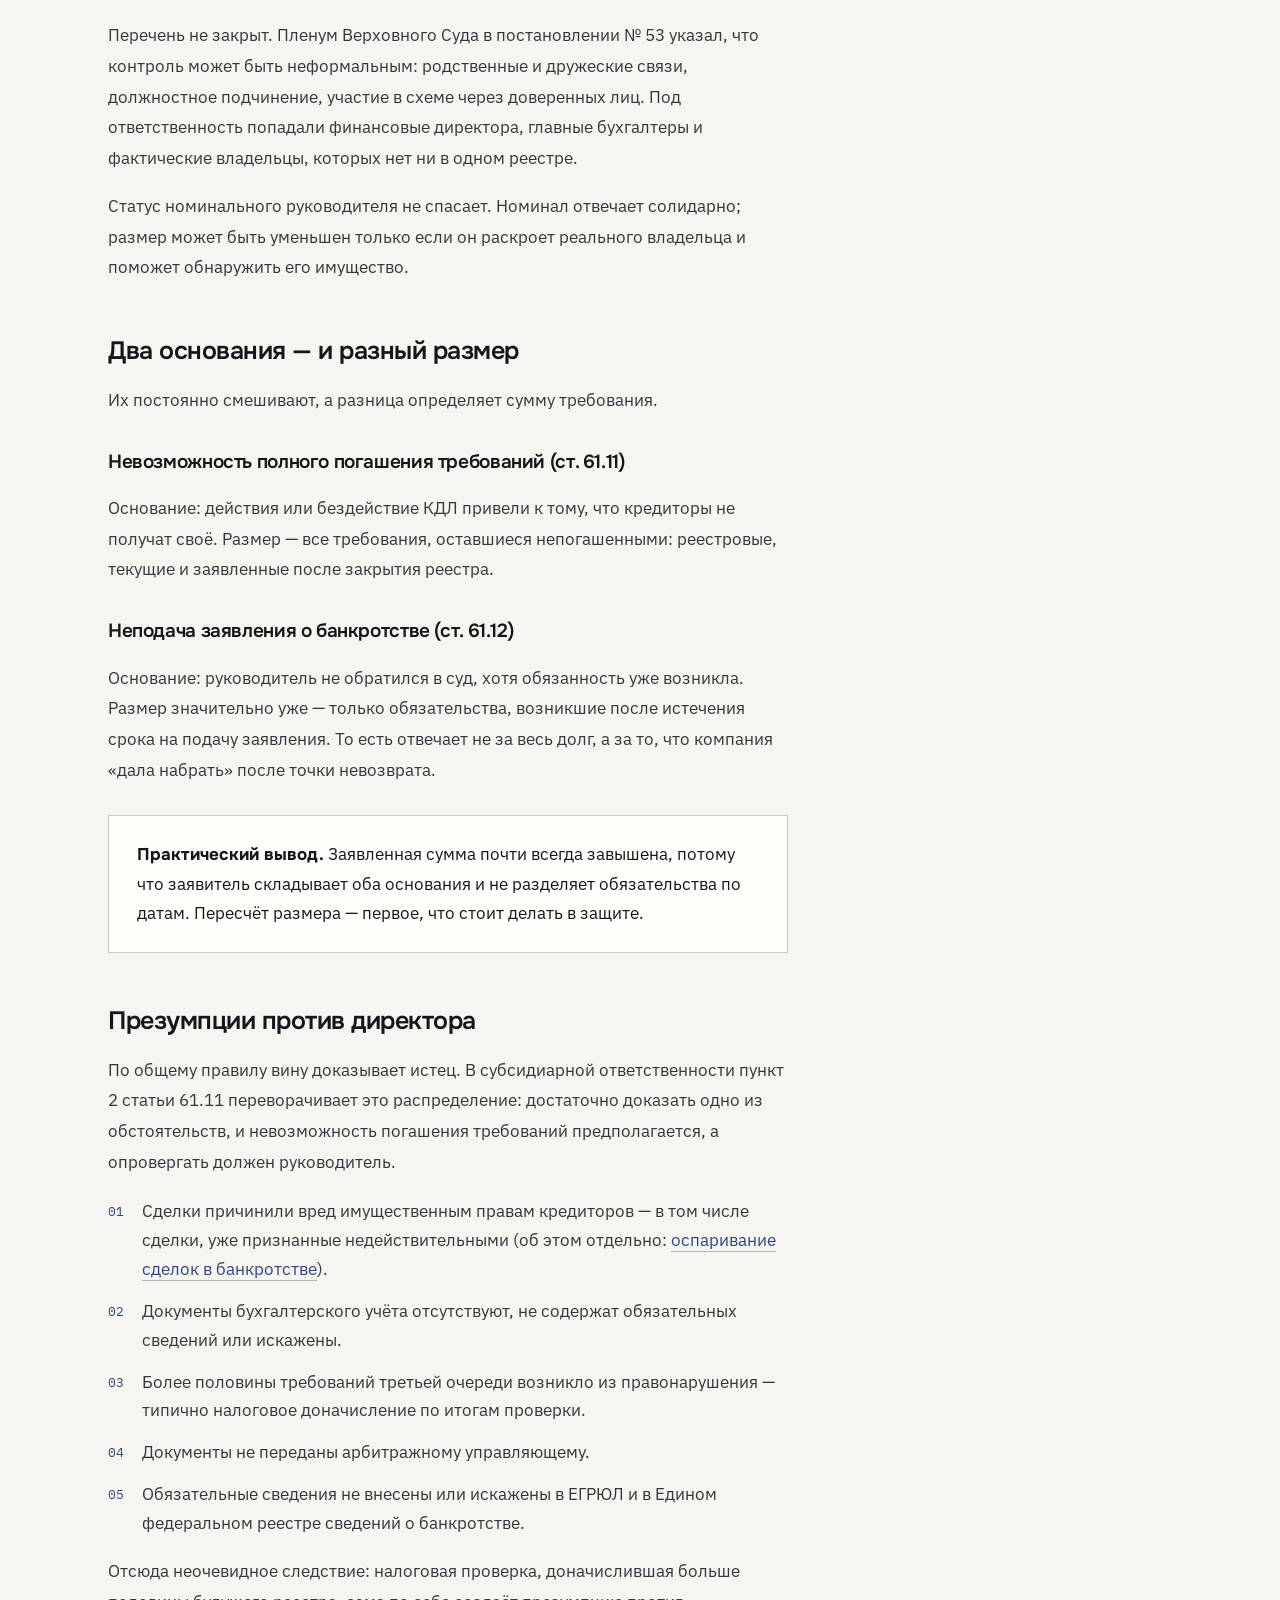
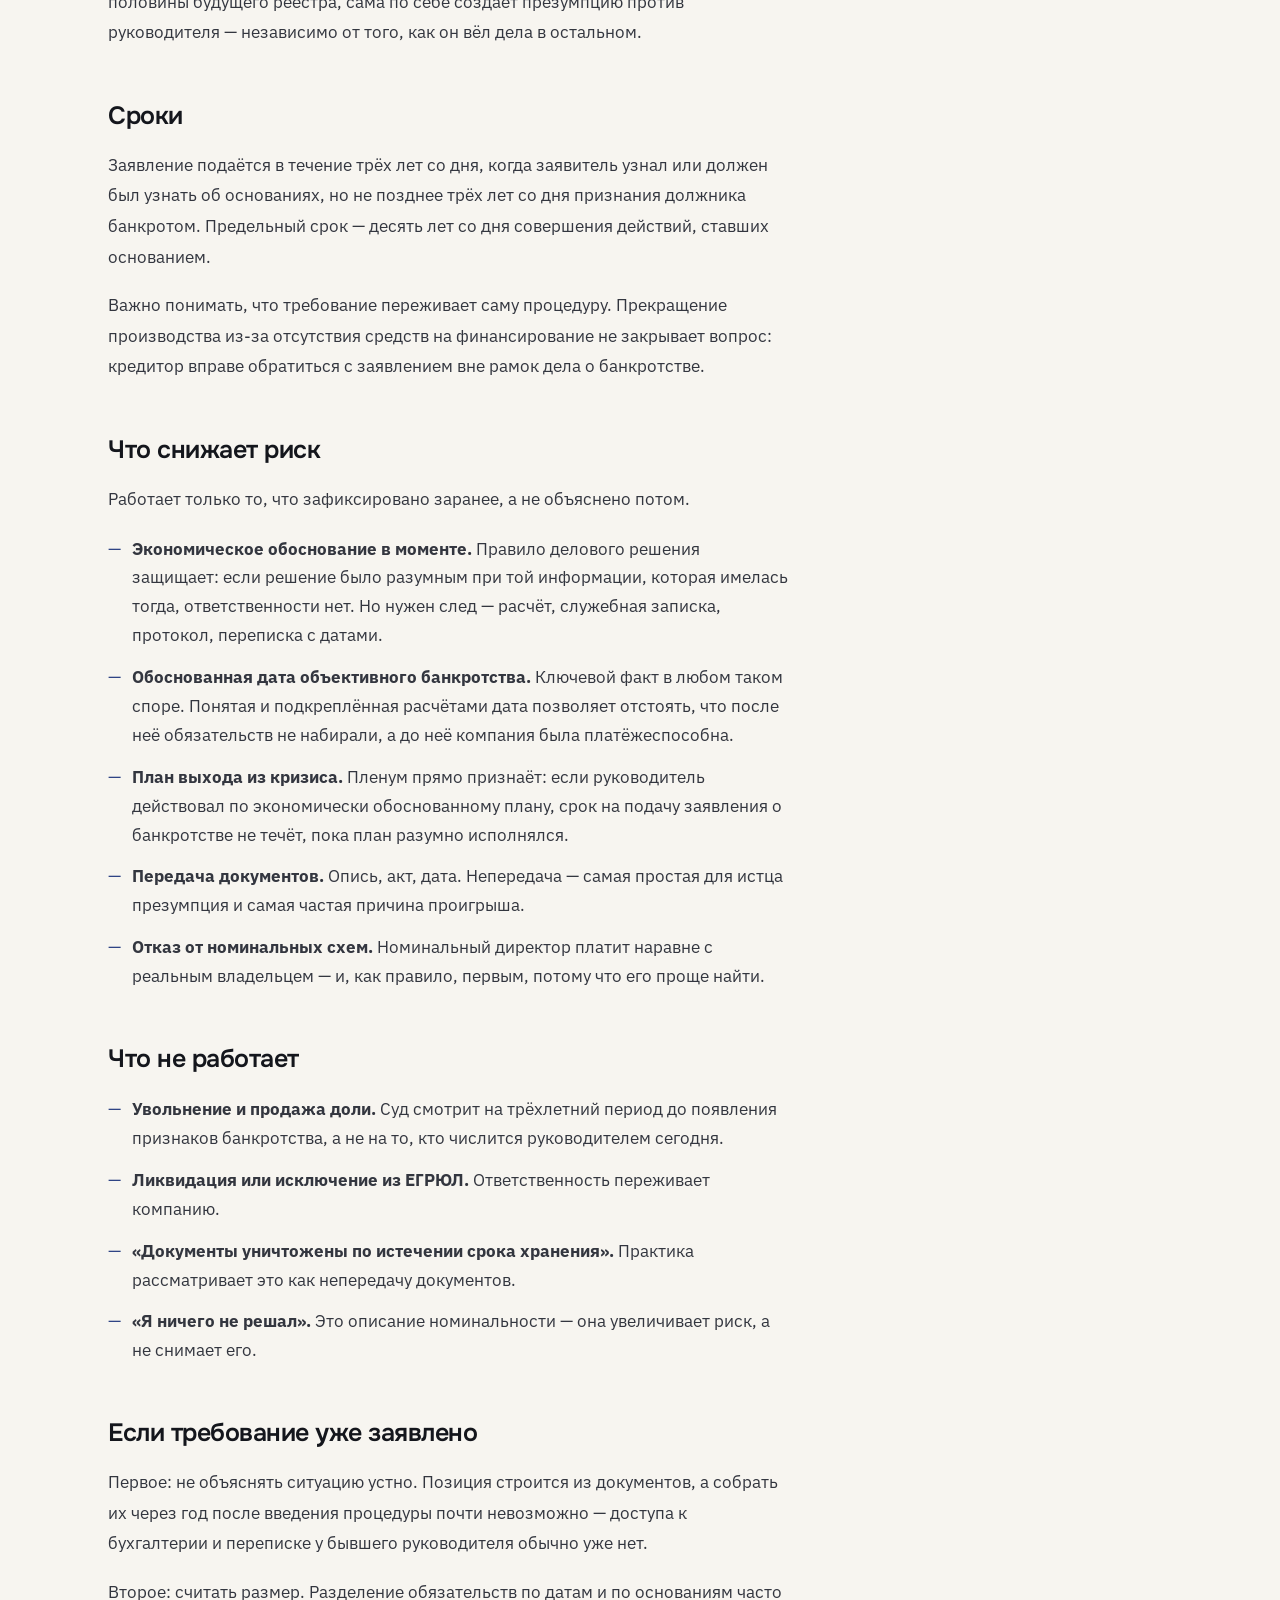
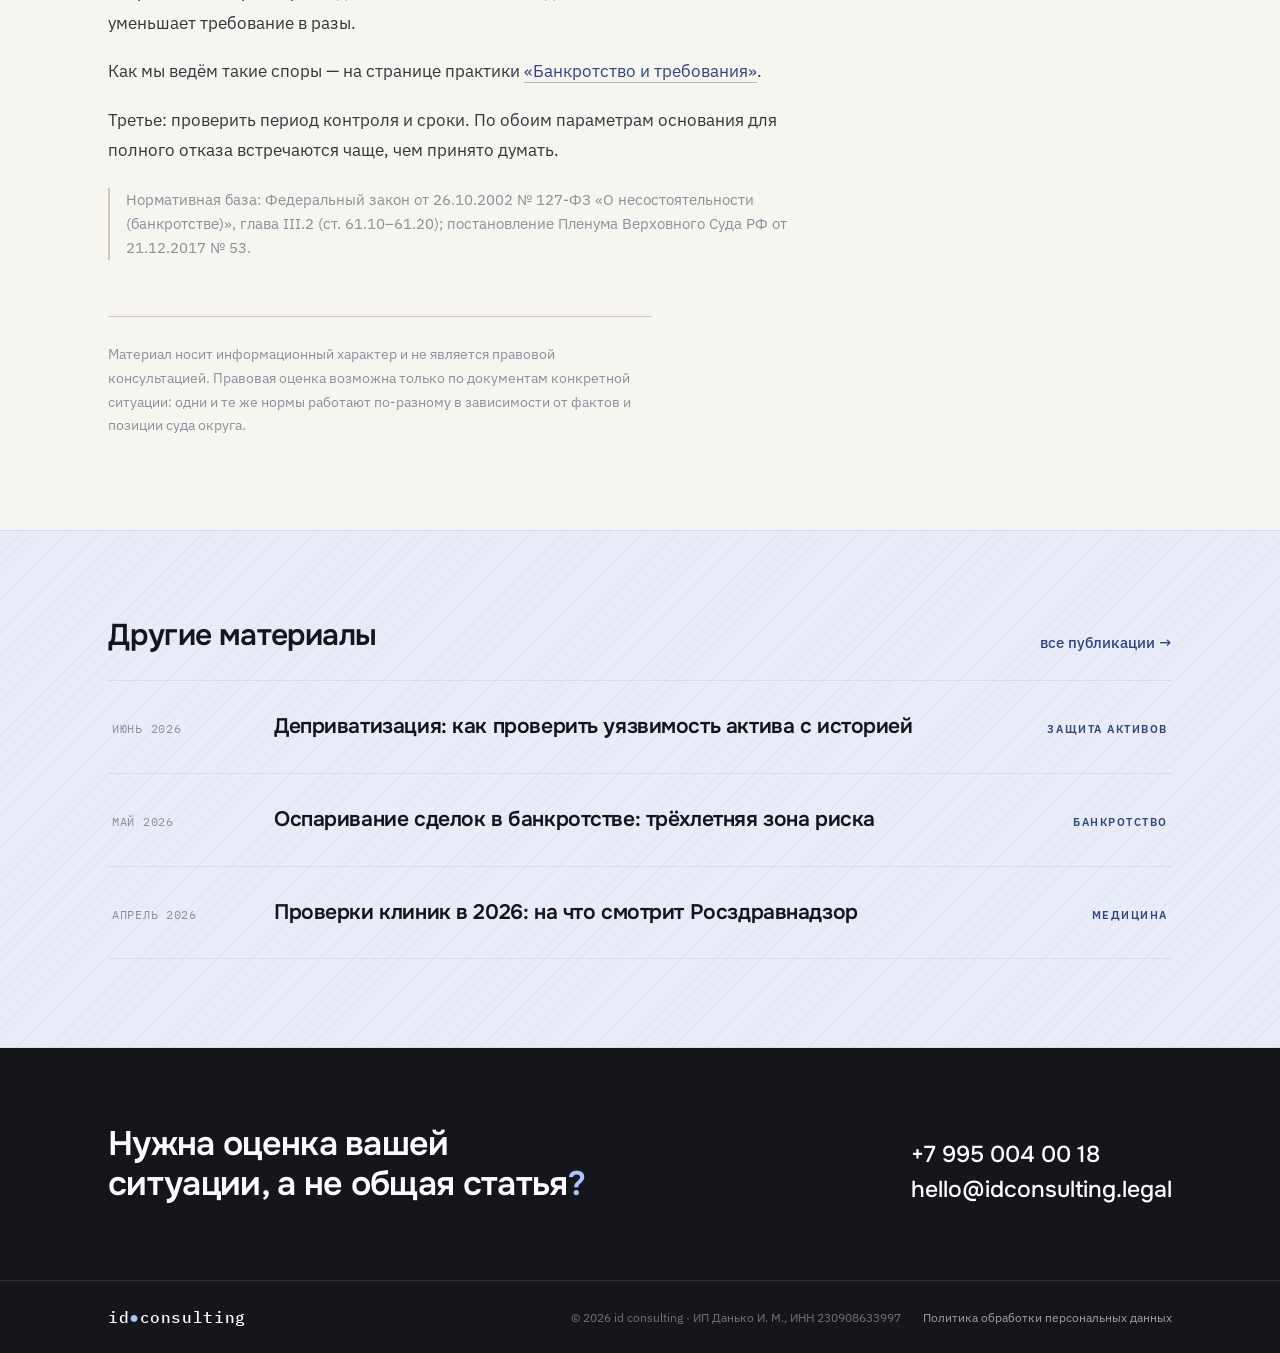
<file: insight-subsidiarnaya-otvetstvennost.html>
<!DOCTYPE html>
<html lang="ru">
<head>
<meta charset="utf-8">
<meta name="viewport" content="width=device-width, initial-scale=1">
<meta name="robots" content="index, follow">
<title>Субсидиарная ответственность: за что директору отвечать личным имуществом — id consulting</title>
<meta name="description" content="Кого признают контролирующим лицом, чем различаются основания по ст. 61.11 и 61.12 Закона о банкротстве, как работают презумпции против руководителя и что реально снижает риск.">
<link rel="canonical" href="https://idconsulting.legal/insight-subsidiarnaya-otvetstvennost.html">
<meta property="og:type" content="article">
<meta property="og:title" content="Субсидиарная ответственность: за что директору отвечать личным имуществом — id consulting">
<meta property="og:description" content="Кого признают контролирующим лицом, чем различаются основания по ст. 61.11 и 61.12 Закона о банкротстве, как работают презумпции против руководителя и что реально снижает риск.">
<meta property="og:url" content="https://idconsulting.legal/insight-subsidiarnaya-otvetstvennost.html">
<meta property="og:image" content="https://idconsulting.legal/og.png">
<meta property="og:image:width" content="1200">
<meta property="og:image:height" content="630">
<meta property="og:locale" content="ru_RU">
<meta property="og:site_name" content="id consulting">
<meta name="twitter:card" content="summary_large_image">
<link rel="icon" href="favicon.svg" type="image/svg+xml">
<link rel="apple-touch-icon" href="apple-touch-icon.png">
<link rel="preconnect" href="https://fonts.googleapis.com">
<link rel="preconnect" href="https://fonts.gstatic.com" crossorigin>
<link href="https://fonts.googleapis.com/css2?family=Onest:wght@400;500;600;700&family=IBM+Plex+Sans:wght@400;500;600&family=IBM+Plex+Mono:wght@400;500&display=swap" rel="stylesheet">
<link rel="stylesheet" href="site.css">
<script type="application/ld+json">
{
  "@context": "https://schema.org",
  "@type": "Article",
  "headline": "Субсидиарная ответственность: за что директору отвечать личным имуществом",
  "description": "Кого признают контролирующим лицом, чем различаются основания по ст. 61.11 и 61.12 Закона о банкротстве, как работают презумпции против руководителя и что реально снижает риск.",
  "datePublished": "2026-07-08",
  "inLanguage": "ru-RU",
  "image": "https://idconsulting.legal/og.png",
  "mainEntityOfPage": {"@type":"WebPage","@id":"https://idconsulting.legal/insight-subsidiarnaya-otvetstvennost.html"},
  "author": {"@type":"Organization","name":"id consulting","url":"https://idconsulting.legal/"},
  "publisher": {"@type":"Organization","name":"id consulting","url":"https://idconsulting.legal/"},
  "about": "Банкротство"
}
</script>
</head>
<body>

<nav>
  <div class="wrap">
    <a class="logo" href="index.html"><b>id<i>●</i>consulting</b><em>LEGAL</em></a>
    <div class="nav-links">
      <a href="index.html#services">Услуги</a>
      <a class="" href="cases.html">Кейсы</a>
      <a class="on" href="insights.html">Публикации</a>
      <a href="index.html#geography">География</a>
      <a href="index.html#contact">Контакты</a>
    </div>
  </div>
</nav>

<main>
  <article>
  <section class="head-dark">
    <div class="ord"><i></i></div>
    <div class="wrap page-head">
      <div class="crumbs"><a href="insights.html">Публикации</a> — Банкротство</div>
      <h1 class="page-h" style="max-width:26ch">Субсидиарная ответственность: за что директору отвечать личным имуществом</h1>
      <p class="page-lead">Субсидиарная ответственность перестала быть исключением: в банкротстве это стандартный сценарий, а презумпции закона устроены так, что доказывать свою добросовестность приходится руководителю. Разбираем, кого признают контролирующим лицом, по каким основаниям взыскивают и что действительно снижает риск.</p>
      <div class="art-meta" style="margin-top:26px"><span>ИЮЛЬ 2026</span><span class="cat">Банкротство</span></div>
      <div class="toc" style="max-width:44ch">
        <div>В материале</div>
        <ol><li><a href="#kto-takoe-kontroliruyuschee-lico">Кто такое контролирующее лицо</a></li><li><a href="#dva-osnovaniya-i-raznyy-razmer">Два основания — и разный размер</a></li><li><a href="#prezumpcii-protiv-direktora">Презумпции против директора</a></li><li><a href="#sroki">Сроки</a></li><li><a href="#chto-snizhaet-risk">Что снижает риск</a></li><li><a href="#chto-ne-rabotaet">Что не работает</a></li><li><a href="#esli-trebovanie-uzhe-zayavleno">Если требование уже заявлено</a></li></ol>
      </div>
      <div class="head-rule"></div>
    </div>
  </section>
    <div class="wrap" style="padding-top:56px;padding-bottom:92px">
      <div class="prose">
<h2 id="kto-takoe-kontroliruyuschee-lico">Кто такое контролирующее лицо</h2>
<p>Глава III.2 Закона о банкротстве говорит о контролирующем должника лице — КДЛ. По статье 61.10 это тот, кто в течение трёх лет до появления признаков банкротства имел возможность определять действия должника.</p>
<p>Прямо презюмируются контролирующими:</p>
<ul>
<li>руководитель, член коллегиального органа управления, управляющая организация;</li>
<li>лицо, владевшее более половины голосов или более половины долей уставного капитала;</li>
<li>лицо, извлекавшее выгоду из незаконного или недобросовестного поведения руководителя.</li>
</ul>
<p>Перечень не закрыт. Пленум Верховного Суда в постановлении № 53 указал, что контроль может быть неформальным: родственные и дружеские связи, должностное подчинение, участие в схеме через доверенных лиц. Под ответственность попадали финансовые директора, главные бухгалтеры и фактические владельцы, которых нет ни в одном реестре.</p>
<p>Статус номинального руководителя не спасает. Номинал отвечает солидарно; размер может быть уменьшен только если он раскроет реального владельца и поможет обнаружить его имущество.</p>

<h2 id="dva-osnovaniya-i-raznyy-razmer">Два основания — и разный размер</h2>
<p>Их постоянно смешивают, а разница определяет сумму требования.</p>
<h3>Невозможность полного погашения требований (ст. 61.11)</h3>
<p>Основание: действия или бездействие КДЛ привели к тому, что кредиторы не получат своё. Размер — все требования, оставшиеся непогашенными: реестровые, текущие и заявленные после закрытия реестра.</p>
<h3>Неподача заявления о банкротстве (ст. 61.12)</h3>
<p>Основание: руководитель не обратился в суд, хотя обязанность уже возникла. Размер значительно уже — только обязательства, возникшие после истечения срока на подачу заявления. То есть отвечает не за весь долг, а за то, что компания «дала набрать» после точки невозврата.</p>
<blockquote><b>Практический вывод.</b> Заявленная сумма почти всегда завышена, потому что заявитель складывает оба основания и не разделяет обязательства по датам. Пересчёт размера — первое, что стоит делать в защите.</blockquote>

<h2 id="prezumpcii-protiv-direktora">Презумпции против директора</h2>
<p>По общему правилу вину доказывает истец. В субсидиарной ответственности пункт 2 статьи 61.11 переворачивает это распределение: достаточно доказать одно из обстоятельств, и невозможность погашения требований предполагается, а опровергать должен руководитель.</p>
<ol>
<li>Сделки причинили вред имущественным правам кредиторов — в том числе сделки, уже признанные недействительными (об этом отдельно: <a href="insight-osparivanie-sdelok.html">оспаривание сделок в банкротстве</a>).</li>
<li>Документы бухгалтерского учёта отсутствуют, не содержат обязательных сведений или искажены.</li>
<li>Более половины требований третьей очереди возникло из правонарушения — типично налоговое доначисление по итогам проверки.</li>
<li>Документы не переданы арбитражному управляющему.</li>
<li>Обязательные сведения не внесены или искажены в ЕГРЮЛ и в Едином федеральном реестре сведений о банкротстве.</li>
</ol>
<p>Отсюда неочевидное следствие: налоговая проверка, доначислившая больше половины будущего реестра, сама по себе создаёт презумпцию против руководителя — независимо от того, как он вёл дела в остальном.</p>

<h2 id="sroki">Сроки</h2>
<p>Заявление подаётся в течение трёх лет со дня, когда заявитель узнал или должен был узнать об основаниях, но не позднее трёх лет со дня признания должника банкротом. Предельный срок — десять лет со дня совершения действий, ставших основанием.</p>
<p>Важно понимать, что требование переживает саму процедуру. Прекращение производства из-за отсутствия средств на финансирование не закрывает вопрос: кредитор вправе обратиться с заявлением вне рамок дела о банкротстве.</p>

<h2 id="chto-snizhaet-risk">Что снижает риск</h2>
<p>Работает только то, что зафиксировано заранее, а не объяснено потом.</p>
<ul>
<li><b>Экономическое обоснование в моменте.</b> Правило делового решения защищает: если решение было разумным при той информации, которая имелась тогда, ответственности нет. Но нужен след — расчёт, служебная записка, протокол, переписка с датами.</li>
<li><b>Обоснованная дата объективного банкротства.</b> Ключевой факт в любом таком споре. Понятая и подкреплённая расчётами дата позволяет отстоять, что после неё обязательств не набирали, а до неё компания была платёжеспособна.</li>
<li><b>План выхода из кризиса.</b> Пленум прямо признаёт: если руководитель действовал по экономически обоснованному плану, срок на подачу заявления о банкротстве не течёт, пока план разумно исполнялся.</li>
<li><b>Передача документов.</b> Опись, акт, дата. Непередача — самая простая для истца презумпция и самая частая причина проигрыша.</li>
<li><b>Отказ от номинальных схем.</b> Номинальный директор платит наравне с реальным владельцем — и, как правило, первым, потому что его проще найти.</li>
</ul>

<h2 id="chto-ne-rabotaet">Что не работает</h2>
<ul>
<li><b>Увольнение и продажа доли.</b> Суд смотрит на трёхлетний период до появления признаков банкротства, а не на то, кто числится руководителем сегодня.</li>
<li><b>Ликвидация или исключение из ЕГРЮЛ.</b> Ответственность переживает компанию.</li>
<li><b>«Документы уничтожены по истечении срока хранения».</b> Практика рассматривает это как непередачу документов.</li>
<li><b>«Я ничего не решал».</b> Это описание номинальности — она увеличивает риск, а не снимает его.</li>
</ul>

<h2 id="esli-trebovanie-uzhe-zayavleno">Если требование уже заявлено</h2>
<p>Первое: не объяснять ситуацию устно. Позиция строится из документов, а собрать их через год после введения процедуры почти невозможно — доступа к бухгалтерии и переписке у бывшего руководителя обычно уже нет.</p>
<p>Второе: считать размер. Разделение обязательств по датам и по основаниям часто уменьшает требование в разы.</p>
<p>Как мы ведём такие споры — на странице практики <a href="bankruptcy.html">«Банкротство и требования»</a>.</p>
<p>Третье: проверить период контроля и сроки. По обоим параметрам основания для полного отказа встречаются чаще, чем принято думать.</p>
<p class="ref">Нормативная база: Федеральный закон от 26.10.2002 № 127-ФЗ «О несостоятельности (банкротстве)», глава III.2 (ст. 61.10–61.20); постановление Пленума Верховного Суда РФ от 21.12.2017 № 53.</p>

      <div class="art-foot">Материал носит информационный характер и не является правовой консультацией. Правовая оценка возможна только по документам конкретной ситуации: одни и те же нормы работают по-разному в зависимости от фактов и позиции суда округа.</div>
      </div>
    </div>
  </article>

  <section class="sec panel">
    <div class="wrap">
      <div class="sec-head"><h2 class="sec-h" style="font-size:30px">Другие материалы</h2><a class="sec-more" href="insights.html">все публикации →</a></div>
      <div class="notes" style="margin-top:28px">
        <a class="note" href="insight-deprivatizatsiya.html"><div class="date">ИЮНЬ 2026</div><div><h3>Деприватизация: как проверить уязвимость актива с историей</h3></div><div class="to">Защита активов</div></a>
        <a class="note" href="insight-osparivanie-sdelok.html"><div class="date">МАЙ 2026</div><div><h3>Оспаривание сделок в банкротстве: трёхлетняя зона риска</h3></div><div class="to">Банкротство</div></a>
        <a class="note" href="insight-proverki-klinik.html"><div class="date">АПРЕЛЬ 2026</div><div><h3>Проверки клиник в 2026: на что смотрит Росздравнадзор</h3></div><div class="to">Медицина</div></a>
      </div>
    </div>
  </section>

  <section class="cta-dark">
    <div class="wrap">
      <h2>Нужна оценка вашей ситуации, а не общая статья<em>?</em></h2>
      <div class="contacts">
        <a href="tel:+79950040018">+7 995 004 00 18</a>
        <a href="mailto:hello@idconsulting.legal">hello@idconsulting.legal</a>
      </div>
    </div>
  </section>
</main>

<footer>
  <div class="wrap">
    <div class="logo"><b style="font-size:16px">id<i>●</i>consulting</b></div>
    <div class="fl"><span>© 2026 id consulting · ИП Данько И. М., ИНН 230908633997</span><a href="privacy.html">Политика обработки персональных данных</a></div>
  </div>
</footer>
</body>
</html>
</file>
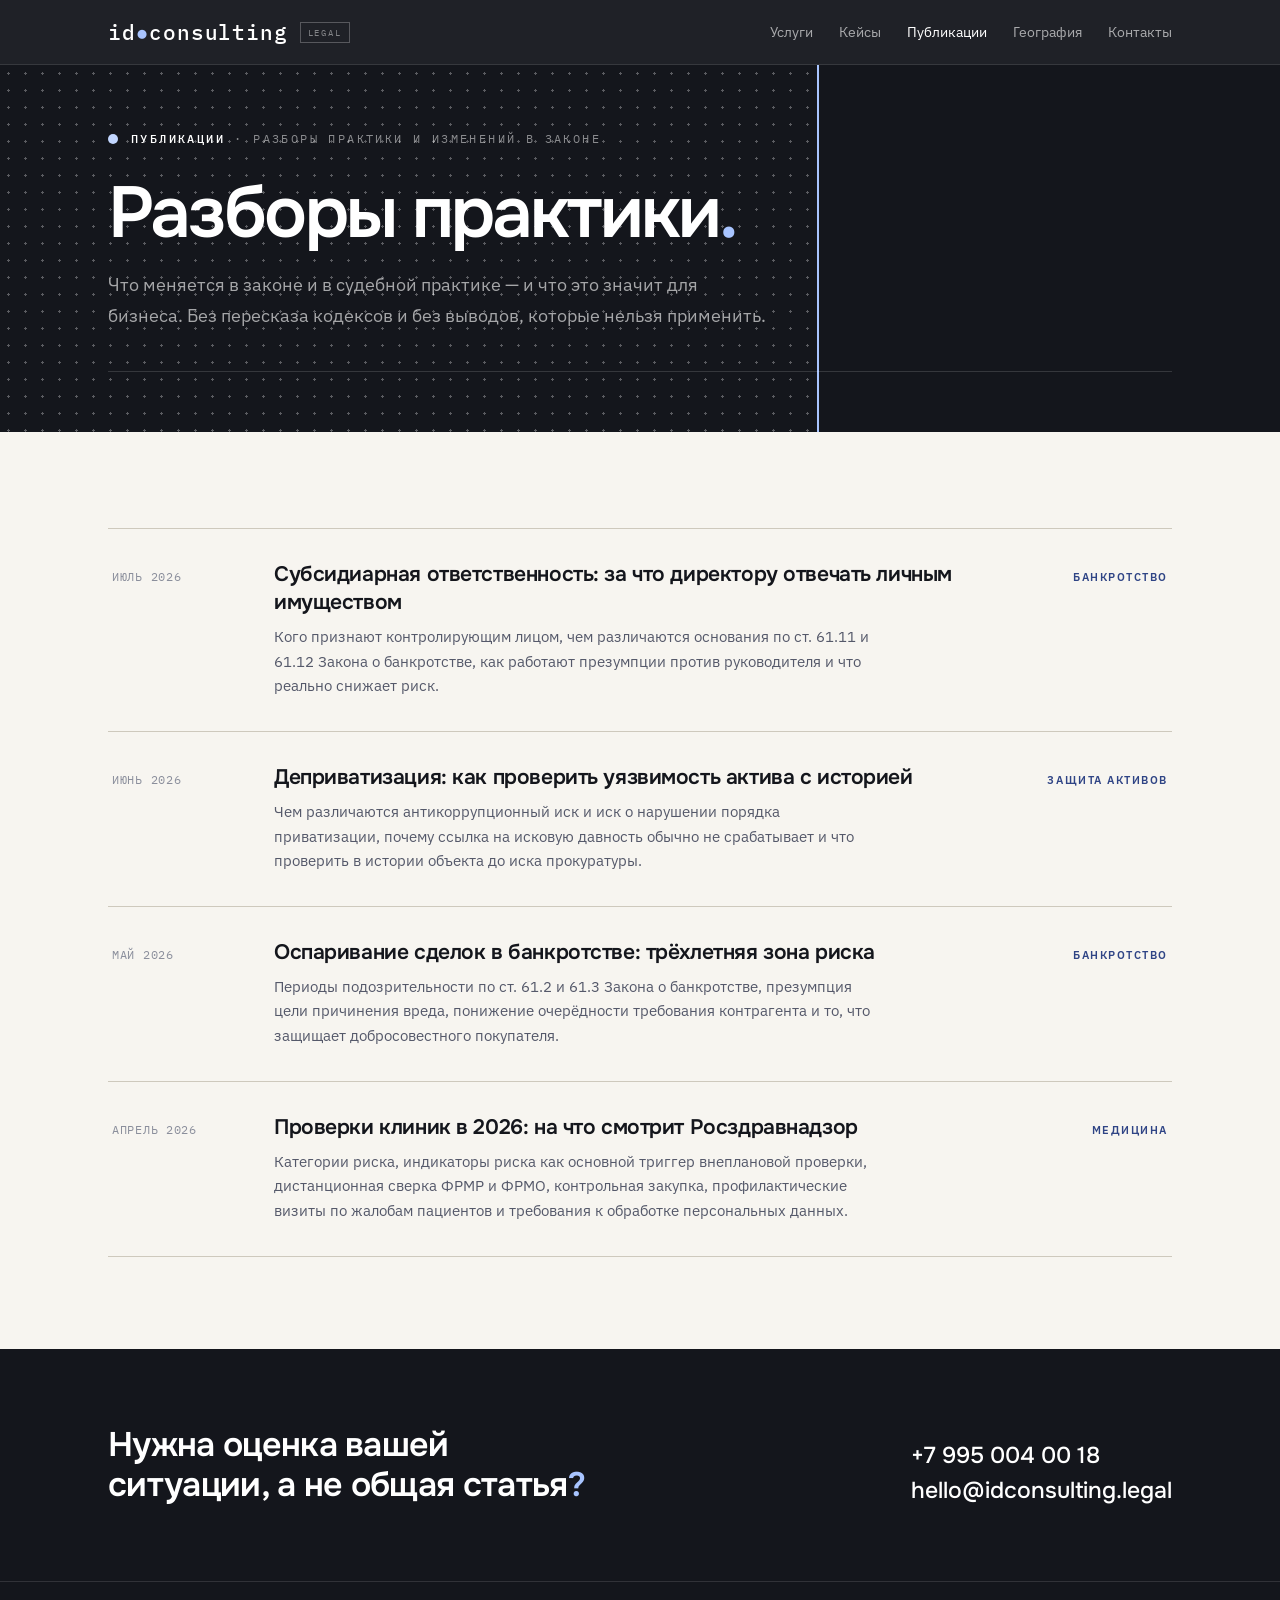
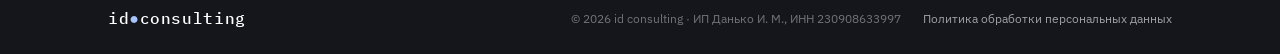
<file: insights.html>
<!DOCTYPE html>
<html lang="ru">
<head>
<meta charset="utf-8">
<meta name="viewport" content="width=device-width, initial-scale=1">
<meta name="robots" content="index, follow">
<title>Публикации — id consulting</title>
<meta name="description" content="Разборы судебной практики и изменений в законе от юристов id consulting: субсидиарная ответственность, деприватизация и защита активов с историей, оспаривание сделок в банкротстве, проверки клиник.">
<link rel="canonical" href="https://idconsulting.legal/insights.html">
<meta property="og:type" content="website">
<meta property="og:title" content="Публикации — id consulting">
<meta property="og:description" content="Что меняется в законе и судебной практике — и что это значит для бизнеса.">
<meta property="og:url" content="https://idconsulting.legal/insights.html">
<meta property="og:image" content="https://idconsulting.legal/og.png">
<meta property="og:image:width" content="1200">
<meta property="og:image:height" content="630">
<meta property="og:locale" content="ru_RU">
<meta property="og:site_name" content="id consulting">
<meta name="twitter:card" content="summary_large_image">
<link rel="icon" href="favicon.svg" type="image/svg+xml">
<link rel="apple-touch-icon" href="apple-touch-icon.png">
<link rel="preconnect" href="https://fonts.googleapis.com">
<link rel="preconnect" href="https://fonts.gstatic.com" crossorigin>
<link href="https://fonts.googleapis.com/css2?family=Onest:wght@400;500;600;700&family=IBM+Plex+Sans:wght@400;500;600&family=IBM+Plex+Mono:wght@400;500&display=swap" rel="stylesheet">
<link rel="stylesheet" href="site.css">
</head>
<body>

<nav>
  <div class="wrap">
    <a class="logo" href="index.html"><b>id<i>●</i>consulting</b><em>LEGAL</em></a>
    <div class="nav-links">
      <a href="index.html#services">Услуги</a>
      <a class="" href="cases.html">Кейсы</a>
      <a class="on" href="insights.html">Публикации</a>
      <a href="index.html#geography">География</a>
      <a href="index.html#contact">Контакты</a>
    </div>
  </div>
</nav>

<main>
  <section class="head-dark">
    <div class="ord"><i></i></div>
    <div class="wrap page-head">
      <div class="kick"><s></s><span><b>Публикации</b> · разборы практики и изменений в законе</span></div>
      <h1 class="page-h" style="margin-top:30px">Разборы практики<em>.</em></h1>
      <p class="page-lead">Что меняется в законе и в судебной практике — и что это значит для бизнеса. Без пересказа кодексов и без выводов, которые нельзя применить.</p>
    <div class="head-rule"></div>
    </div>
  </section>

  <div class="wrap" style="padding-top:56px;padding-bottom:92px">
    <div class="notes">
      <a class="note" href="insight-subsidiarnaya-otvetstvennost.html">
        <div class="date">ИЮЛЬ 2026</div>
        <div><h3>Субсидиарная ответственность: за что директору отвечать личным имуществом</h3><p>Кого признают контролирующим лицом, чем различаются основания по ст. 61.11 и 61.12 Закона о банкротстве, как работают презумпции против руководителя и что реально снижает риск.</p></div>
        <div class="to">Банкротство</div>
      </a>
      <a class="note" href="insight-deprivatizatsiya.html">
        <div class="date">ИЮНЬ 2026</div>
        <div><h3>Деприватизация: как проверить уязвимость актива с историей</h3><p>Чем различаются антикоррупционный иск и иск о нарушении порядка приватизации, почему ссылка на исковую давность обычно не срабатывает и что проверить в истории объекта до иска прокуратуры.</p></div>
        <div class="to">Защита активов</div>
      </a>
      <a class="note" href="insight-osparivanie-sdelok.html">
        <div class="date">МАЙ 2026</div>
        <div><h3>Оспаривание сделок в банкротстве: трёхлетняя зона риска</h3><p>Периоды подозрительности по ст. 61.2 и 61.3 Закона о банкротстве, презумпция цели причинения вреда, понижение очерёдности требования контрагента и то, что защищает добросовестного покупателя.</p></div>
        <div class="to">Банкротство</div>
      </a>
      <a class="note" href="insight-proverki-klinik.html">
        <div class="date">АПРЕЛЬ 2026</div>
        <div><h3>Проверки клиник в 2026: на что смотрит Росздравнадзор</h3><p>Категории риска, индикаторы риска как основной триггер внеплановой проверки, дистанционная сверка ФРМР и ФРМО, контрольная закупка, профилактические визиты по жалобам пациентов и требования к обработке персональных данных.</p></div>
        <div class="to">Медицина</div>
      </a>
    </div>
  </div>

  <section class="cta-dark">
    <div class="wrap">
      <h2>Нужна оценка вашей ситуации, а не общая статья<em>?</em></h2>
      <div class="contacts">
        <a href="tel:+79950040018">+7 995 004 00 18</a>
        <a href="mailto:hello@idconsulting.legal">hello@idconsulting.legal</a>
      </div>
    </div>
  </section>
</main>

<footer>
  <div class="wrap">
    <div class="logo"><b style="font-size:16px">id<i>●</i>consulting</b></div>
    <div class="fl"><span>© 2026 id consulting · ИП Данько И. М., ИНН 230908633997</span><a href="privacy.html">Политика обработки персональных данных</a></div>
  </div>
</footer>
</body>
</html>
</file>
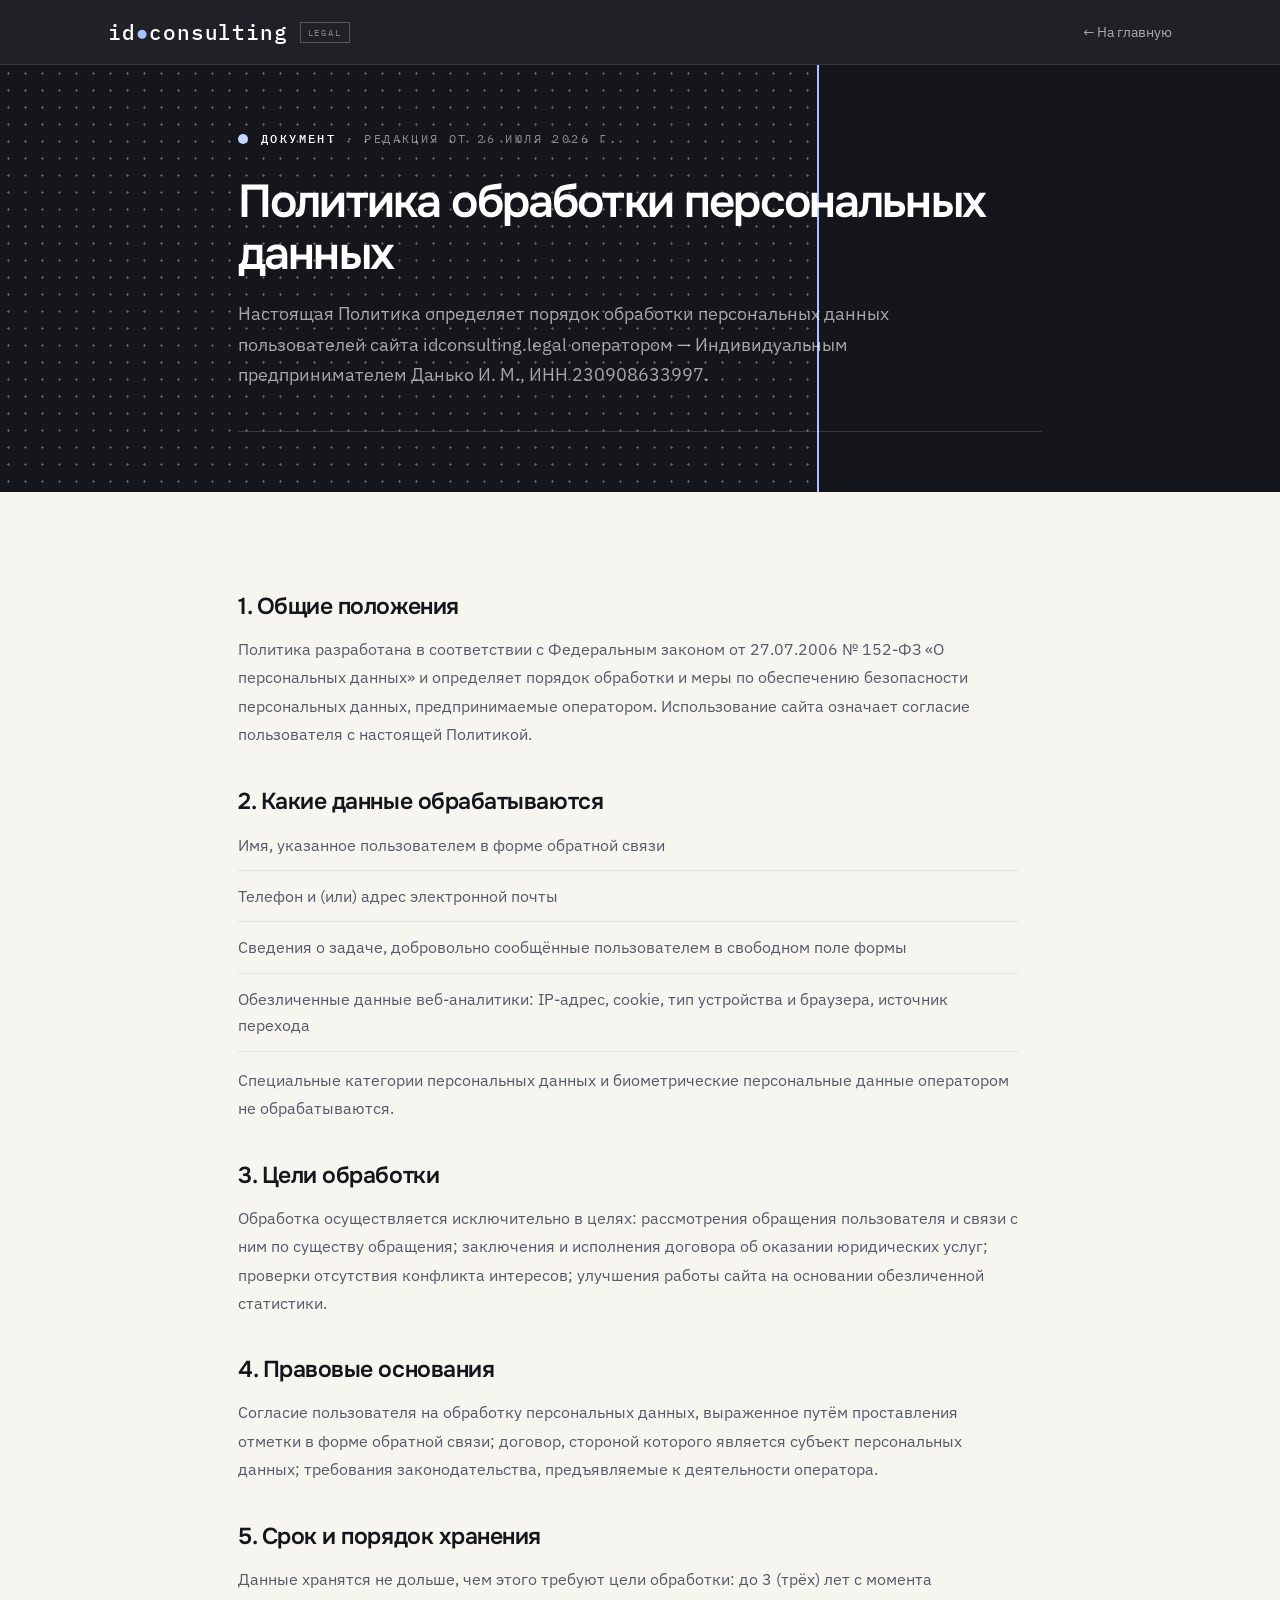
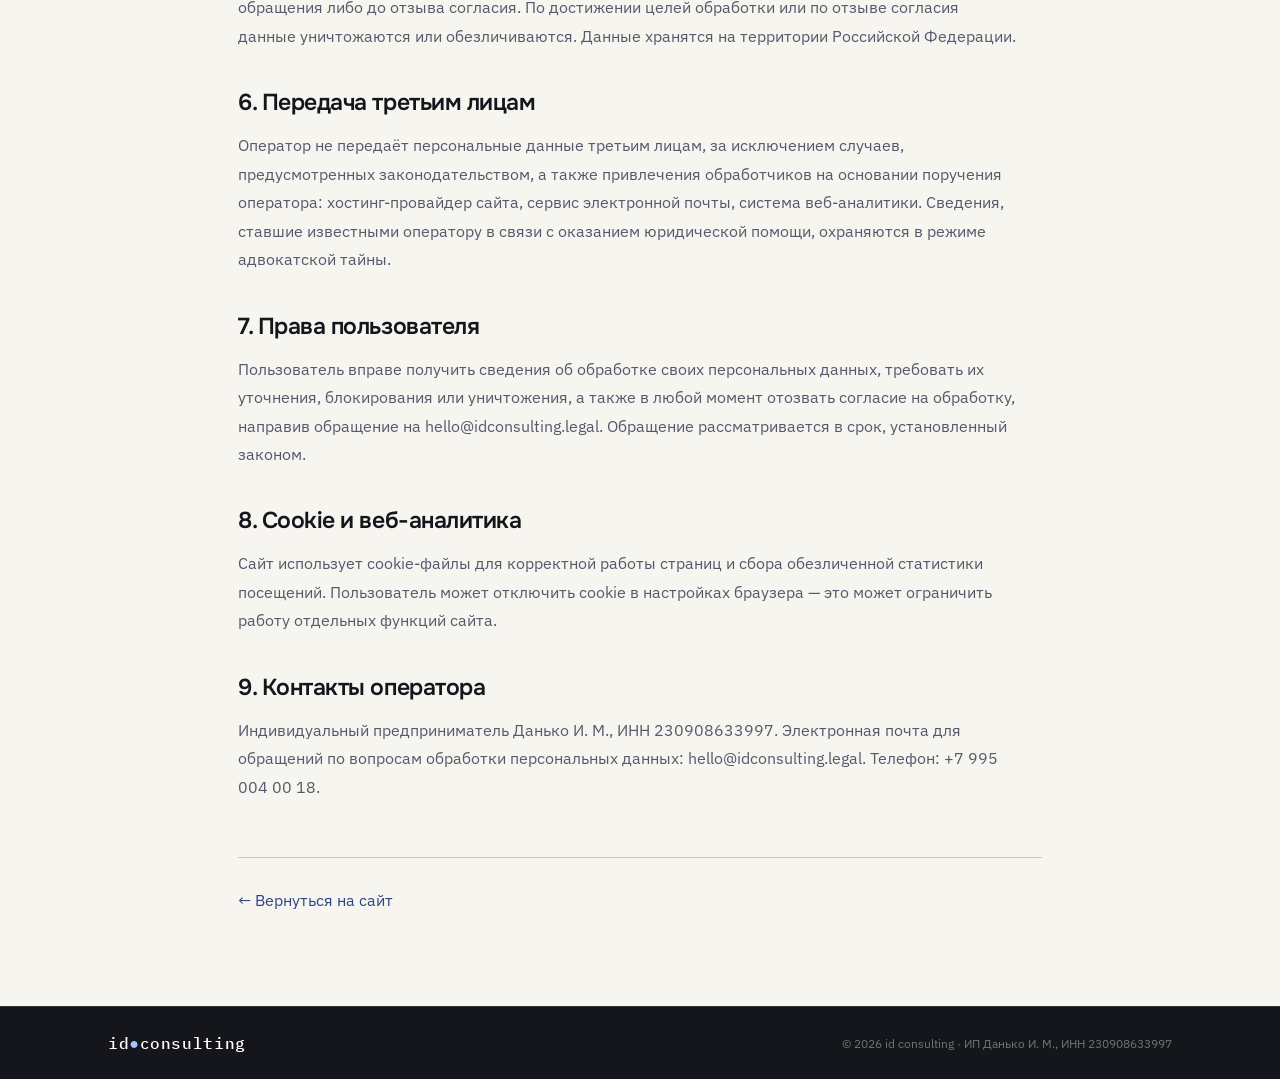
<file: privacy.html>
<!DOCTYPE html>
<html lang="ru">
<head>
<meta charset="utf-8">
<meta name="viewport" content="width=device-width, initial-scale=1">
<title>Политика обработки персональных данных — id consulting</title>
<meta name="description" content="Порядок обработки персональных данных пользователей сайта id consulting.">
<meta name="robots" content="noindex, follow"><!-- политика намеренно не индексируется -->
<link rel="canonical" href="https://idconsulting.legal/privacy.html">
<link rel="icon" href="favicon.svg" type="image/svg+xml">
<link rel="apple-touch-icon" href="apple-touch-icon.png">
<meta property="og:image" content="https://idconsulting.legal/og.png">
<meta property="og:image:width" content="1200">
<meta property="og:image:height" content="630">
<meta property="og:site_name" content="id consulting">
<meta name="twitter:card" content="summary_large_image">
<link rel="preconnect" href="https://fonts.googleapis.com">
<link rel="preconnect" href="https://fonts.gstatic.com" crossorigin>
<link href="https://fonts.googleapis.com/css2?family=Onest:wght@400;500;600;700&family=IBM+Plex+Sans:wght@400;500;600&family=IBM+Plex+Mono:wght@400;500&display=swap" rel="stylesheet">
<link rel="stylesheet" href="site.css">
</head>
<body>

<nav>
  <div class="wrap">
    <a class="logo" href="index.html"><b>id<i>●</i>consulting</b><em>LEGAL</em></a>
    <div class="nav-links"><a href="index.html">← На главную</a></div>
  </div>
</nav>

<main class="doc">
  <section class="head-dark">
    <div class="ord"><i></i></div>
    <div class="wrap page-head" style="max-width:900px">
      <div class="kick"><s></s><span><b>Документ</b> · редакция от 26 июля 2026 г.</span></div>
      <h1 class="page-h" style="font-size:46px;line-height:1.12;margin-top:30px;max-width:none">Политика обработки персональных данных</h1>
      <p class="page-lead" style="max-width:720px">Настоящая Политика определяет порядок обработки персональных данных пользователей сайта idconsulting.legal оператором — Индивидуальным предпринимателем Данько И. М., ИНН 230908633997.</p>
      <div class="head-rule"></div>
    </div>
  </section>
  <div class="wrap" style="max-width:900px;padding-top:52px;padding-bottom:96px">
    <div class="doc-body">
      <section>
        <h2>1. Общие положения</h2>
        <p>Политика разработана в соответствии с Федеральным законом от 27.07.2006 № 152-ФЗ «О персональных данных» и определяет порядок обработки и меры по обеспечению безопасности персональных данных, предпринимаемые оператором. Использование сайта означает согласие пользователя с настоящей Политикой.</p>
      </section>
      <section>
        <h2>2. Какие данные обрабатываются</h2>
        <ul class="doc-list">
          <li>Имя, указанное пользователем в форме обратной связи</li>
          <li>Телефон и (или) адрес электронной почты</li>
          <li>Сведения о задаче, добровольно сообщённые пользователем в свободном поле формы</li>
          <li>Обезличенные данные веб-аналитики: IP-адрес, cookie, тип устройства и браузера, источник перехода</li>
        </ul>
        <p>Специальные категории персональных данных и биометрические персональные данные оператором не обрабатываются.</p>
      </section>
      <section>
        <h2>3. Цели обработки</h2>
        <p>Обработка осуществляется исключительно в целях: рассмотрения обращения пользователя и связи с ним по существу обращения; заключения и исполнения договора об оказании юридических услуг; проверки отсутствия конфликта интересов; улучшения работы сайта на основании обезличенной статистики.</p>
      </section>
      <section>
        <h2>4. Правовые основания</h2>
        <p>Согласие пользователя на обработку персональных данных, выраженное путём проставления отметки в форме обратной связи; договор, стороной которого является субъект персональных данных; требования законодательства, предъявляемые к деятельности оператора.</p>
      </section>
      <section>
        <h2>5. Срок и порядок хранения</h2>
        <p>Данные хранятся не дольше, чем этого требуют цели обработки: до 3 (трёх) лет с момента обращения либо до отзыва согласия. По достижении целей обработки или по отзыве согласия данные уничтожаются или обезличиваются. Данные хранятся на территории Российской Федерации.</p>
      </section>
      <section>
        <h2>6. Передача третьим лицам</h2>
        <p>Оператор не передаёт персональные данные третьим лицам, за исключением случаев, предусмотренных законодательством, а также привлечения обработчиков на основании поручения оператора: хостинг-провайдер сайта, сервис электронной почты, система веб-аналитики. Сведения, ставшие известными оператору в связи с оказанием юридической помощи, охраняются в режиме адвокатской тайны.</p>
      </section>
      <section>
        <h2>7. Права пользователя</h2>
        <p>Пользователь вправе получить сведения об обработке своих персональных данных, требовать их уточнения, блокирования или уничтожения, а также в любой момент отозвать согласие на обработку, направив обращение на hello@idconsulting.legal. Обращение рассматривается в срок, установленный законом.</p>
      </section>
      <section>
        <h2>8. Cookie и веб-аналитика</h2>
        <p>Сайт использует cookie-файлы для корректной работы страниц и сбора обезличенной статистики посещений. Пользователь может отключить cookie в настройках браузера — это может ограничить работу отдельных функций сайта.</p>
      </section>
      <section>
        <h2>9. Контакты оператора</h2>
        <p>Индивидуальный предприниматель Данько И. М., ИНН 230908633997. Электронная почта для обращений по вопросам обработки персональных данных: hello@idconsulting.legal. Телефон: +7 995 004 00 18.</p>
      </section>
    </div>

    <p style="margin-top:56px;padding-top:32px;border-top:1px solid var(--line2)"><a href="index.html">← Вернуться на сайт</a></p>
  </div>
</main>

<footer>
  <div class="wrap">
    <div class="logo"><b style="font-size:16px">id<i>●</i>consulting</b></div>
    <div class="fl"><span>© 2026 id consulting · ИП Данько И. М., ИНН 230908633997</span></div>
  </div>
</footer>

</body>
</html>
</file>
<file: site.css>
:root{
  --ink:#14161c;
  --ink-2:#20242f;
  --graphite:#55596a;
  --mist:#8b8f9c;
  --paper:#f7f5f0;
  --card:#fffefb;
  --line:#e5e2d9;
  --line2:#cec9bd;
  --accent:#2f4485;
  --accent-lite:#a8c4ff;
  --accent-tint:#e8ecf7;
  --accent-line:#d2dbf0;
  --accent-deep:#26386e;
  --sec-pad:88px;
  --card-pad:38px;
  --h-sec:44px;
  --h-page:72px;
}
*{box-sizing:border-box}
html{-webkit-text-size-adjust:100%}
body{margin:0;background:var(--paper);color:var(--ink);font-family:'IBM Plex Sans',sans-serif;font-size:16px;-webkit-font-smoothing:antialiased;min-height:100vh;display:flex;flex-direction:column}
main{flex:1}
p{margin:0}
h1,h2,h3,h4{margin:0;font-family:'Onest',sans-serif;font-weight:600;letter-spacing:-.02em}
a{color:var(--accent);text-decoration:none}
a:hover{color:var(--ink);text-decoration:underline}
::selection{background:var(--accent);color:#fff}
img{max-width:100%;display:block}
.mono{font-family:'IBM Plex Mono',monospace}
.wrap{max-width:1160px;margin:0 auto;padding:0 48px;width:100%}

/* ---------- nav ---------- */
nav{position:sticky;top:0;z-index:20;background:rgba(20,22,28,.95);backdrop-filter:blur(10px);border-bottom:1px solid rgba(255,255,255,.1)}
nav .wrap{padding:18px 48px;display:flex;justify-content:space-between;align-items:center;gap:24px}
.logo{display:flex;align-items:center;gap:12px;flex-shrink:0}
.logo:hover{text-decoration:none}
.logo b{font-family:'IBM Plex Mono',monospace;font-weight:500;font-size:21px;letter-spacing:.04em;color:#fff}
.logo b i{color:var(--accent-lite);font-style:normal}
.logo em{font-family:'IBM Plex Mono',monospace;font-style:normal;font-size:9px;letter-spacing:.2em;color:rgba(255,255,255,.45);border:1px solid rgba(255,255,255,.25);padding:4px 7px}
.nav-links{display:flex;gap:26px;align-items:center;font-size:14px}
.nav-links a{color:rgba(255,255,255,.62)}
.nav-links a:hover{color:#fff;text-decoration:none}
.nav-links a.on{color:#fff}

/* ---------- type scale ---------- */
.sec{padding-top:var(--sec-pad);padding-bottom:var(--sec-pad)}
.sec-head{display:flex;justify-content:space-between;align-items:flex-end;flex-wrap:wrap;gap:16px}
.sec-n{font-family:'IBM Plex Mono',monospace;font-size:12px;color:var(--accent);letter-spacing:.1em;margin-bottom:14px}
.sec-h{font-size:var(--h-sec);line-height:1.1}
.sec-more{font-size:15px;font-weight:500}
.lead{font-size:16px;color:var(--graphite);line-height:1.7}
.kicker{font-size:11px;font-weight:600;letter-spacing:.14em;text-transform:uppercase;color:var(--graphite)}
.page-head{padding:76px 48px 0}
.crumbs{font-family:'IBM Plex Mono',monospace;font-size:12px;letter-spacing:.12em;color:var(--mist)}
.crumbs a{color:var(--mist)}
.page-h{font-size:var(--h-page);line-height:1.03;letter-spacing:-.04em;margin-top:22px;max-width:22ch}
.page-lead{font-size:18px;color:var(--graphite);line-height:1.7;margin-top:20px;max-width:60ch}

/* ---------- buttons ---------- */
.btn{display:inline-block;background:transparent;color:var(--accent);border:1px solid var(--accent);padding:15px 30px;font-weight:500;font-size:15px;transition:background .2s,color .2s,border-color .2s}
.btn:hover{background:var(--accent);border-color:var(--accent);color:#fff;text-decoration:none}
.btn-ghost{display:inline-block;background:transparent;color:#fff;border:1px solid rgba(255,255,255,.45);padding:15px 30px;font-weight:500;font-size:15px;transition:background .2s,border-color .2s}
.btn-ghost:hover{background:#fff;border-color:#fff;color:var(--ink);text-decoration:none}

/* ---------- cards ---------- */
.cards{display:grid;grid-template-columns:1fr 1fr 1fr;gap:1px;margin-top:44px}
.cards-2{grid-template-columns:1fr 1fr}
.card{background:var(--card);padding:var(--card-pad);display:flex;flex-direction:column;gap:16px;transition:background .2s;box-shadow:0 0 0 1px var(--line)}
.card h3{font-size:22px;line-height:1.28}
.card .lead{font-size:15px}
.tags{display:flex;gap:6px;flex-wrap:wrap;margin-top:auto;padding-top:8px}
.tags span{font-size:11px;letter-spacing:.06em;color:var(--graphite);border:1px solid var(--line2);padding:5px 9px}
.card.dark{background:var(--ink);color:#fff}
.card.dark .lead{color:rgba(255,255,255,.62)}
.card.dark .kicker{color:var(--accent-lite)}
.card.dark .tags span{color:rgba(255,255,255,.7);border-color:rgba(255,255,255,.24)}

/* ---------- clickable service cards ---------- */
.card.svc{position:relative;cursor:pointer;padding-right:calc(var(--card-pad) + 22px)}
.card.svc::after{content:'';position:absolute;left:0;right:0;bottom:0;height:2px;background:var(--accent);transform:scaleX(0);transform-origin:left;transition:transform .28s cubic-bezier(.2,.7,.2,1)}
.card.svc:hover{background-color:var(--accent-tint)}
.card.svc:hover::after,.card.svc.on::after{transform:scaleX(1)}
.card.svc:focus-visible{outline:2px solid var(--accent);outline-offset:-2px}
.card.svc.on{background-color:var(--accent-tint)}
.card.svc.dark:hover,.card.svc.dark.on{background-color:var(--ink-2)}
.svc-open{position:absolute;top:var(--card-pad);right:var(--card-pad);width:26px;height:26px;display:grid;place-items:center;border:1px solid var(--line2);color:var(--graphite);font-size:15px;line-height:1;transition:background .2s,color .2s,border-color .2s,transform .28s cubic-bezier(.2,.7,.2,1)}
.card.svc:hover .svc-open{background:var(--accent);border-color:var(--accent);color:#fff}
.card.svc.on .svc-open{background:var(--accent);border-color:var(--accent);color:#fff;transform:rotate(45deg)}
.card.svc.dark .svc-open{border-color:rgba(255,255,255,.28);color:rgba(255,255,255,.7)}
.svc-hint{display:flex;align-items:center;gap:9px;font-family:'IBM Plex Mono',monospace;font-size:11px;letter-spacing:.13em;text-transform:uppercase;color:var(--mist)}
.svc-hint s{width:22px;height:1px;background:var(--accent);text-decoration:none}

/* ---------- filters ---------- */
.filters{display:flex;gap:8px;margin-top:36px;flex-wrap:wrap}
.filters button{font-size:13px;letter-spacing:.03em;padding:10px 18px;border:1px solid var(--line2);background:transparent;color:var(--graphite);cursor:pointer;font-family:inherit;transition:border-color .2s,color .2s}
.filters button:hover{border-color:var(--ink);color:var(--ink)}
.filters button[aria-pressed="true"]{border-color:var(--accent);background:var(--accent);color:#fff}

/* ---------- notes ---------- */
.notes{margin-top:40px;border-top:1px solid var(--line2)}
.note{display:grid;grid-template-columns:130px 1fr 150px;gap:32px;padding:32px 4px;border-bottom:1px solid var(--line2);align-items:baseline;color:inherit;transition:padding-left .25s,background .2s}
a.note:hover{background:rgba(44,62,107,.04);padding-left:14px;text-decoration:none;color:inherit}
.note .date{font-family:'IBM Plex Mono',monospace;font-size:12px;color:var(--mist);letter-spacing:.06em}
.note h3{font-size:21px;line-height:1.32}
.note p{font-size:15px;color:var(--graphite);line-height:1.65;margin-top:8px;max-width:68ch}
.note .to{font-size:11px;font-weight:600;letter-spacing:.14em;text-transform:uppercase;color:var(--accent);text-align:right}

/* ---------- misc blocks ---------- */
.rule{height:1px;background:var(--line2);margin-top:64px}
.stats{display:grid;grid-template-columns:repeat(3,1fr);gap:32px;margin-top:36px}
.stat{border-left:3px solid var(--accent);padding-left:20px}
.stat b{display:block;font-family:'Onest',sans-serif;font-weight:600;font-size:36px;letter-spacing:-.025em}
.stat span{display:block;font-size:14px;color:var(--graphite);margin-top:5px}
.manifesto{font-family:'Onest',sans-serif;font-weight:600;font-size:34px;letter-spacing:-.02em;line-height:1.34;max-width:24ch;margin-top:0;text-wrap:pretty}
.manifesto em{color:var(--accent);font-style:normal}
.chips{display:flex;gap:8px;margin-top:32px;flex-wrap:wrap}
.chips span{font-size:13px;letter-spacing:.02em;border:1px solid var(--line2);padding:10px 18px;color:var(--graphite)}
.facts{display:grid;grid-template-columns:repeat(3,1fr);gap:1px;margin-top:44px;background:var(--line);border:1px solid var(--line)}
.fact{background:var(--card);padding:32px 30px}
.fact b{font-family:'IBM Plex Mono',monospace;font-size:12px;color:var(--accent)}
.fact h3{font-size:19px;line-height:1.38;margin-top:14px}
.fact p{margin-top:12px;font-size:15px;color:var(--graphite);line-height:1.65}
.map-box{margin-top:40px;background:var(--card);border:1px solid var(--line)}
.cities{margin-top:18px;display:flex;flex-wrap:wrap;gap:8px 22px;font-size:12px;letter-spacing:.1em;color:var(--graphite);text-transform:uppercase}
.tint{background:var(--accent-tint);padding:36px 40px;margin-top:24px;display:grid;grid-template-columns:1fr 1.3fr;gap:44px;align-items:start}
.tint h3{font-size:22px;line-height:1.32}
.tint p{font-size:15px;line-height:1.7;color:var(--graphite)}
.panel{background-color:var(--accent-tint);background-image:repeating-linear-gradient(135deg,rgba(20,22,28,.032) 0 1px,transparent 1px 8px);border-top:1px solid var(--accent-line);border-bottom:1px solid var(--accent-line)}
.panel .cards,.panel .facts{background:var(--accent-line);border-color:var(--accent-line)}
.panel .tags span,.panel .chips span{border-color:var(--accent-line)}
.panel .rows,.panel .row,.panel .notes,.panel .note{border-color:var(--accent-line)}
.panel-ink{background-color:var(--accent-deep);background-image:repeating-linear-gradient(135deg,rgba(255,255,255,.05) 0 1px,transparent 1px 9px),radial-gradient(120% 90% at 82% 8%,rgba(255,255,255,.07),transparent 62%);color:#fff}
.panel-ink .sec-n{color:var(--accent-lite)}
.panel-ink .sec-h,.panel-ink h3{color:#fff}
.panel-ink .lead,.panel-ink p{color:rgba(255,255,255,.7)}
.panel-ink .sec-more{color:#fff}
.panel-ink .facts{background:rgba(255,255,255,.16);border-color:rgba(255,255,255,.16)}
.panel-ink .fact{background-color:var(--accent-deep);background-image:repeating-linear-gradient(135deg,rgba(255,255,255,.05) 0 1px,transparent 1px 9px)}
.panel-ink .fact b{color:var(--accent-lite)}
.panel-ink .fact p{color:rgba(255,255,255,.68)}
.panel-ink .cities{color:rgba(255,255,255,.6)}
.panel-ink .card{background-color:var(--accent-deep);background-image:repeating-linear-gradient(135deg,rgba(255,255,255,.05) 0 1px,transparent 1px 9px);color:#fff}
.panel-ink .card{box-shadow:0 0 0 1px rgba(255,255,255,.16)}
.panel-ink .kicker{color:var(--accent-lite)}
.panel-ink .tags span{color:rgba(255,255,255,.72);border-color:rgba(255,255,255,.24)}
.panel-ink .detail{border-color:rgba(255,255,255,.2)}

/* ---------- tweak axes ---------- */
html[data-accent="forest"]{--accent:#24503f;--accent-deep:#1e4335;--accent-lite:#8fbfa9;--accent-tint:#e4efe9;--accent-line:#cfe0d7}
html[data-accent="bordo"]{--accent:#6b2531;--accent-deep:#5a1f2a;--accent-lite:#d09aa4;--accent-tint:#f4e8ea;--accent-line:#e8d3d8}
html[data-accent="graphite"]{--accent:#3a3f4a;--accent-deep:#2b303a;--accent-lite:#b0b5bf;--accent-tint:#ecedf0;--accent-line:#dcdee3}
html[data-density="compact"]{--sec-pad:56px;--card-pad:28px;--h-sec:34px;--h-page:46px}
html[data-density="roomy"]{--sec-pad:124px;--card-pad:48px;--h-sec:50px;--h-page:68px}
.rows{margin-top:40px;border-top:1px solid var(--line2)}
.row{display:grid;grid-template-columns:60px 1fr 1.4fr;gap:28px;padding:26px 4px;border-bottom:1px solid var(--line2);align-items:baseline}
.row .n{font-family:'IBM Plex Mono',monospace;font-size:12px;color:var(--accent)}
.row h3{font-size:20px;line-height:1.32}

/* ---------- dark cta + footer ---------- */
.cta-dark{background:var(--ink);color:#fff}
.cta-dark .wrap{padding:76px 48px;display:flex;justify-content:space-between;align-items:flex-end;gap:48px;flex-wrap:wrap}
.cta-dark h2{font-size:34px;line-height:1.18;max-width:22ch}
.cta-dark h2 em{color:var(--accent-lite);font-style:normal}
.cta-dark .contacts{display:flex;flex-direction:column;gap:6px}
.cta-dark .contacts a{font-family:'Onest',sans-serif;font-weight:500;font-size:23px;color:#fff}
.cta-dark .contacts a:hover{color:var(--accent-lite);text-decoration:none}
footer{background:var(--ink);color:#fff;border-top:1px solid rgba(255,255,255,.12)}
footer .wrap{padding:26px 48px;display:flex;justify-content:space-between;align-items:center;flex-wrap:wrap;gap:14px;font-size:12px;color:rgba(255,255,255,.4)}
footer .fl{display:flex;gap:22px;flex-wrap:wrap;align-items:center}
footer a{color:rgba(255,255,255,.6)}
footer a:hover{color:#fff}

/* ---------- documents & articles ---------- */
.doc-body{display:flex;flex-direction:column;gap:38px;margin-top:48px;max-width:78ch}
.doc-body h2{font-size:23px}
.doc-body p{font-size:16px;color:var(--graphite);line-height:1.78;margin-top:14px}
.doc-list{list-style:none;margin:16px 0 0;padding:0;display:grid;gap:12px}
.doc-list li{font-size:16px;color:var(--graphite);line-height:1.65;border-bottom:1px solid var(--line);padding-bottom:12px}
.callout{background:var(--card);border:1px solid var(--accent);padding:24px 28px;margin-top:28px;font-size:15px;line-height:1.7}
.prose{max-width:68ch;margin-top:44px}
.prose h2{font-size:25px;line-height:1.28;margin-top:52px}
.prose h3{font-size:19px;line-height:1.35;margin-top:34px}
.prose p{font-size:17px;line-height:1.8;color:#33363f;margin-top:18px}
.prose ul,.prose ol{margin:20px 0 0;padding:0 0 0 0;list-style:none;display:grid;gap:13px}
.prose li{font-size:17px;line-height:1.7;color:#33363f;position:relative;padding-left:24px}
.prose li::before{content:'—';color:var(--accent);position:absolute;left:0;top:0}
.prose ol{counter-reset:c}
.prose ol li{counter-increment:c}
.prose ol li{padding-left:34px}
.prose ol li::before{content:counter(c,decimal-leading-zero);font-family:'IBM Plex Mono',monospace;font-size:13px;color:var(--accent);top:4px}
.prose .ref{font-size:15px;color:var(--mist);line-height:1.6;border-left:2px solid var(--line2);padding-left:16px;margin-top:22px}
.prose blockquote{margin:30px 0 0;padding:24px 28px;background:var(--card);border:1px solid var(--line2);font-size:17px;line-height:1.7}
.prose blockquote b{font-family:'Onest',sans-serif}
.art-meta{display:flex;gap:18px;align-items:center;flex-wrap:wrap;font-family:'IBM Plex Mono',monospace;font-size:12px;letter-spacing:.1em;color:var(--mist);text-transform:uppercase}
.art-meta .cat{color:var(--accent)}
.art-foot{margin-top:56px;padding-top:26px;border-top:1px solid var(--line2);font-size:14px;color:var(--mist);line-height:1.7;max-width:68ch}
.art-next{margin-top:0;padding:64px 0 0}
.toc{margin-top:34px;padding:24px 28px;background:var(--card);border:1px solid var(--line)}
.toc div{font-size:11px;font-weight:600;letter-spacing:.14em;text-transform:uppercase;color:var(--graphite);margin-bottom:14px}
.toc ol{margin:0;padding:0;list-style:none;display:grid;gap:10px;counter-reset:t}
.toc li{counter-increment:t;font-size:15px;position:relative;padding-left:28px}
.toc li::before{content:counter(t,decimal-leading-zero);font-family:'IBM Plex Mono',monospace;font-size:12px;color:var(--mist);position:absolute;left:0;top:3px}
.toc li a{color:inherit;text-decoration:none;border-bottom:1px solid transparent;transition:border-color .15s ease,color .15s ease}
.toc li a:hover{color:var(--accent);border-bottom-color:currentColor}
.head-dark .toc li a:hover{color:#fff}
.prose h2{scroll-margin-top:96px}
.prose a{color:var(--accent);text-decoration:none;border-bottom:1px solid rgba(44,62,107,.35);transition:border-color .15s ease}
.prose a:hover{border-bottom-color:var(--accent)}
[hidden]{display:none!important}
.case-group-h{display:flex;align-items:center;gap:20px;margin:0 0 24px;font-family:'IBM Plex Mono',monospace;font-size:12px;font-weight:500;letter-spacing:.18em;text-transform:uppercase;color:var(--accent)}
.case-group-h i{flex:1;height:1px;background:var(--line)}
.case-city{display:inline-flex;align-items:center;gap:8px;align-self:flex-start;font-family:'IBM Plex Mono',monospace;font-size:11px;letter-spacing:.14em;text-transform:uppercase;color:var(--mist);text-decoration:none;transition:color .15s ease}
.case-city::before{content:'';width:5px;height:5px;border-radius:50%;background:var(--accent);flex:none}
.case-city:hover{color:var(--accent)}
.card{scroll-margin-top:96px}
.card-to{display:inline-block;margin-top:20px;font-family:'IBM Plex Mono',monospace;font-size:12px;letter-spacing:.1em;text-transform:uppercase;color:var(--accent);text-decoration:none;border-bottom:1px solid transparent;transition:border-color .15s ease}
.card-to:hover{border-bottom-color:currentColor}
.prose figure{margin:36px 0 0}
.prose figure img{display:block;width:100%;height:auto;border:1px solid var(--line)}
.prose figcaption{margin-top:12px;font-size:13px;line-height:1.6;color:var(--mist);font-family:'IBM Plex Sans',sans-serif}

/* ---------- dark page head (echoes the hero) ---------- */
.head-dark{position:relative;background:var(--ink);color:#fff;overflow:hidden}
.head-dark .wrap{position:relative;z-index:2}
.head-dark .page-head{padding-top:66px;padding-bottom:60px}
.head-dark .crumbs,.head-dark .crumbs a{color:rgba(255,255,255,.45)}
.head-dark .crumbs a:hover{color:#fff}
.head-dark .page-h{color:#fff}
.head-dark .page-h em,.head-dark .page-h i{color:var(--accent-lite);font-style:normal}
.head-dark .page-lead{color:rgba(255,255,255,.62)}
.head-dark .art-meta{color:rgba(255,255,255,.45)}
.head-dark .art-meta .cat{color:var(--accent-lite)}
.head-dark .kick{display:flex;align-items:center;gap:13px;font-family:'IBM Plex Mono',monospace;font-size:12px;letter-spacing:.2em;text-transform:uppercase;color:rgba(255,255,255,.5)}
.head-dark .kick b{color:#fff;font-weight:500}
.head-dark .kick s{width:10px;height:10px;border-radius:50%;background:#c2d6ff;text-decoration:none;flex:none;animation:dotPulse 3s ease infinite}
.head-rule{height:1px;background:rgba(255,255,255,.14);margin-top:40px;transform-origin:left;animation:ruleIn 1.1s cubic-bezier(.16,.9,.2,1) .45s both}
.ord{position:absolute;top:0;bottom:0;left:0;width:0;z-index:1;overflow:hidden;border-right:2px solid var(--accent-lite);animation:ordPass 2.4s cubic-bezier(.15,.78,.2,1) both}
.ord i{position:absolute;top:0;left:0;height:100%;width:2400px;background-image:radial-gradient(rgba(255,255,255,.3) 1px,transparent 1.4px);background-size:17px 17px}
@keyframes ordPass{from{width:0}to{width:64%}}
@keyframes ruleIn{from{transform:scaleX(0)}to{transform:scaleX(1)}}
@keyframes dotPulse{0%,100%{box-shadow:0 0 0 0 rgba(168,196,255,.55)}50%{box-shadow:0 0 0 15px rgba(168,196,255,0)}}

.head-dark .toc{background:rgba(255,255,255,.05);border-color:rgba(255,255,255,.16)}
.head-dark .toc div{color:rgba(255,255,255,.5)}
.head-dark .toc li{color:rgba(255,255,255,.82)}
.head-dark .toc li::before{color:var(--accent-lite)}
.head-dark .kick a{color:rgba(255,255,255,.5)}
.head-dark .kick a:hover{color:#fff;text-decoration:none}
.head-dark .card{box-shadow:0 0 0 1px rgba(255,255,255,.16)}

/* ---------- forms ---------- */
form{display:flex;flex-direction:column;gap:32px;padding-top:8px}
form input[type=text]{font-family:'IBM Plex Sans',sans-serif;font-size:17px;padding:12px 0;border:none;border-bottom:1px solid rgba(255,255,255,.25);background:transparent;color:#fff;outline:none;width:100%;border-radius:0}
form input[type=text]:focus{border-bottom-color:var(--accent-lite)}
form input::placeholder{color:rgba(255,255,255,.34)}
.agree{display:flex;gap:12px;align-items:flex-start;cursor:pointer}
.agree input{width:17px;height:17px;margin:2px 0 0;accent-color:var(--accent-lite);flex-shrink:0;cursor:pointer}
.agree span{font-size:13px;color:rgba(255,255,255,.55);line-height:1.6}
.agree a{color:#fff;text-decoration:underline}

@media (max-width:1080px){
  .cards:not(.cards-2){grid-template-columns:1fr 1fr}
  .cards .card[style*="span 2"]{grid-column:span 2!important}
}
@media (max-width:900px){
  .wrap,nav .wrap,.page-head,.cta-dark .wrap,footer .wrap{padding-left:22px!important;padding-right:22px!important}
  .sec{--sec-pad:56px;--card-pad:28px}
  .nav-links{gap:14px;font-size:13px;flex-wrap:wrap;justify-content:flex-end}
  .cards,.cards-2,.facts,.stats,.tint,.row,.note{grid-template-columns:1fr!important}
  .row,.note{gap:8px}
  .note .to{text-align:left}
  .page-h{font-size:38px}
  .head-dark .page-head{padding-top:42px;padding-bottom:44px}
  .sec-h{font-size:29px}
  .manifesto{font-size:25px;max-width:none}
  .cta-dark h2{font-size:26px}
  .prose h2{font-size:22px}
  .prose p,.prose li{font-size:16px}
}
@media (prefers-reduced-motion:reduce){*{animation:none!important;transition:none!important}}
</file>
